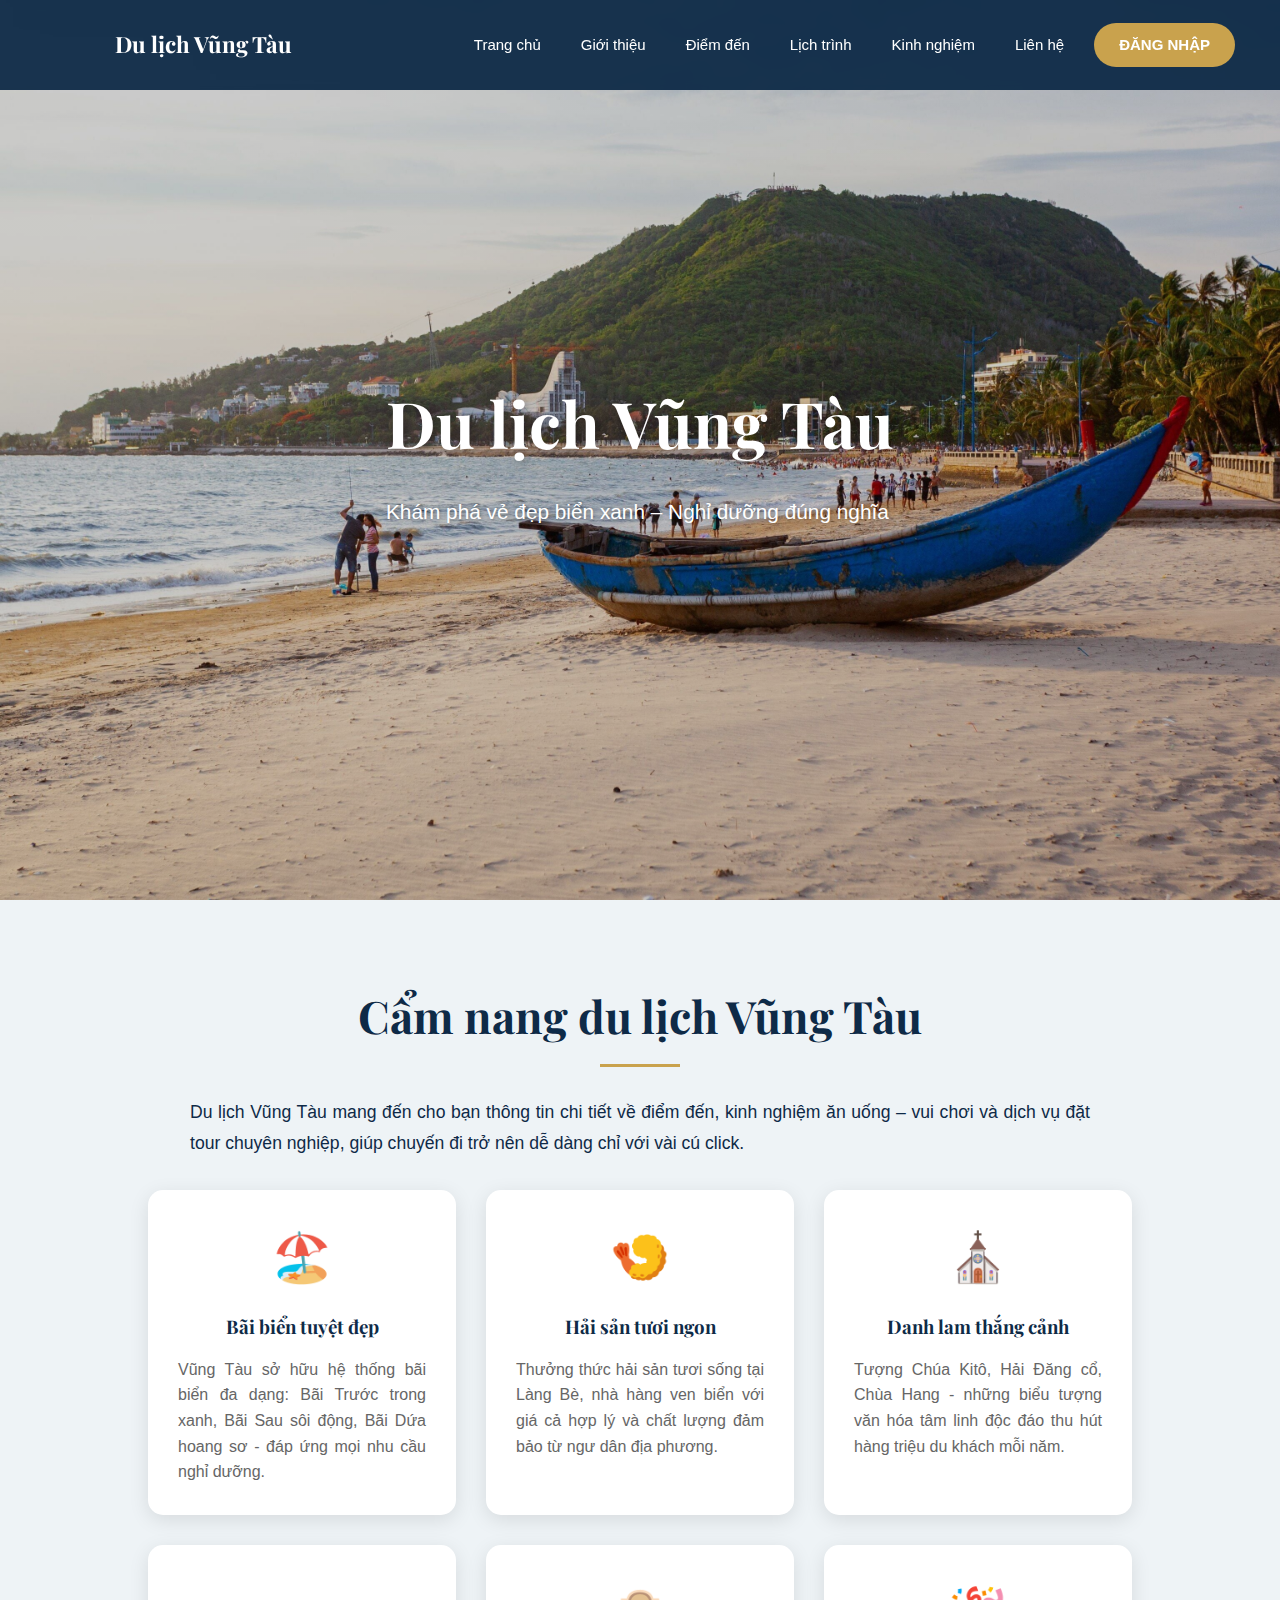
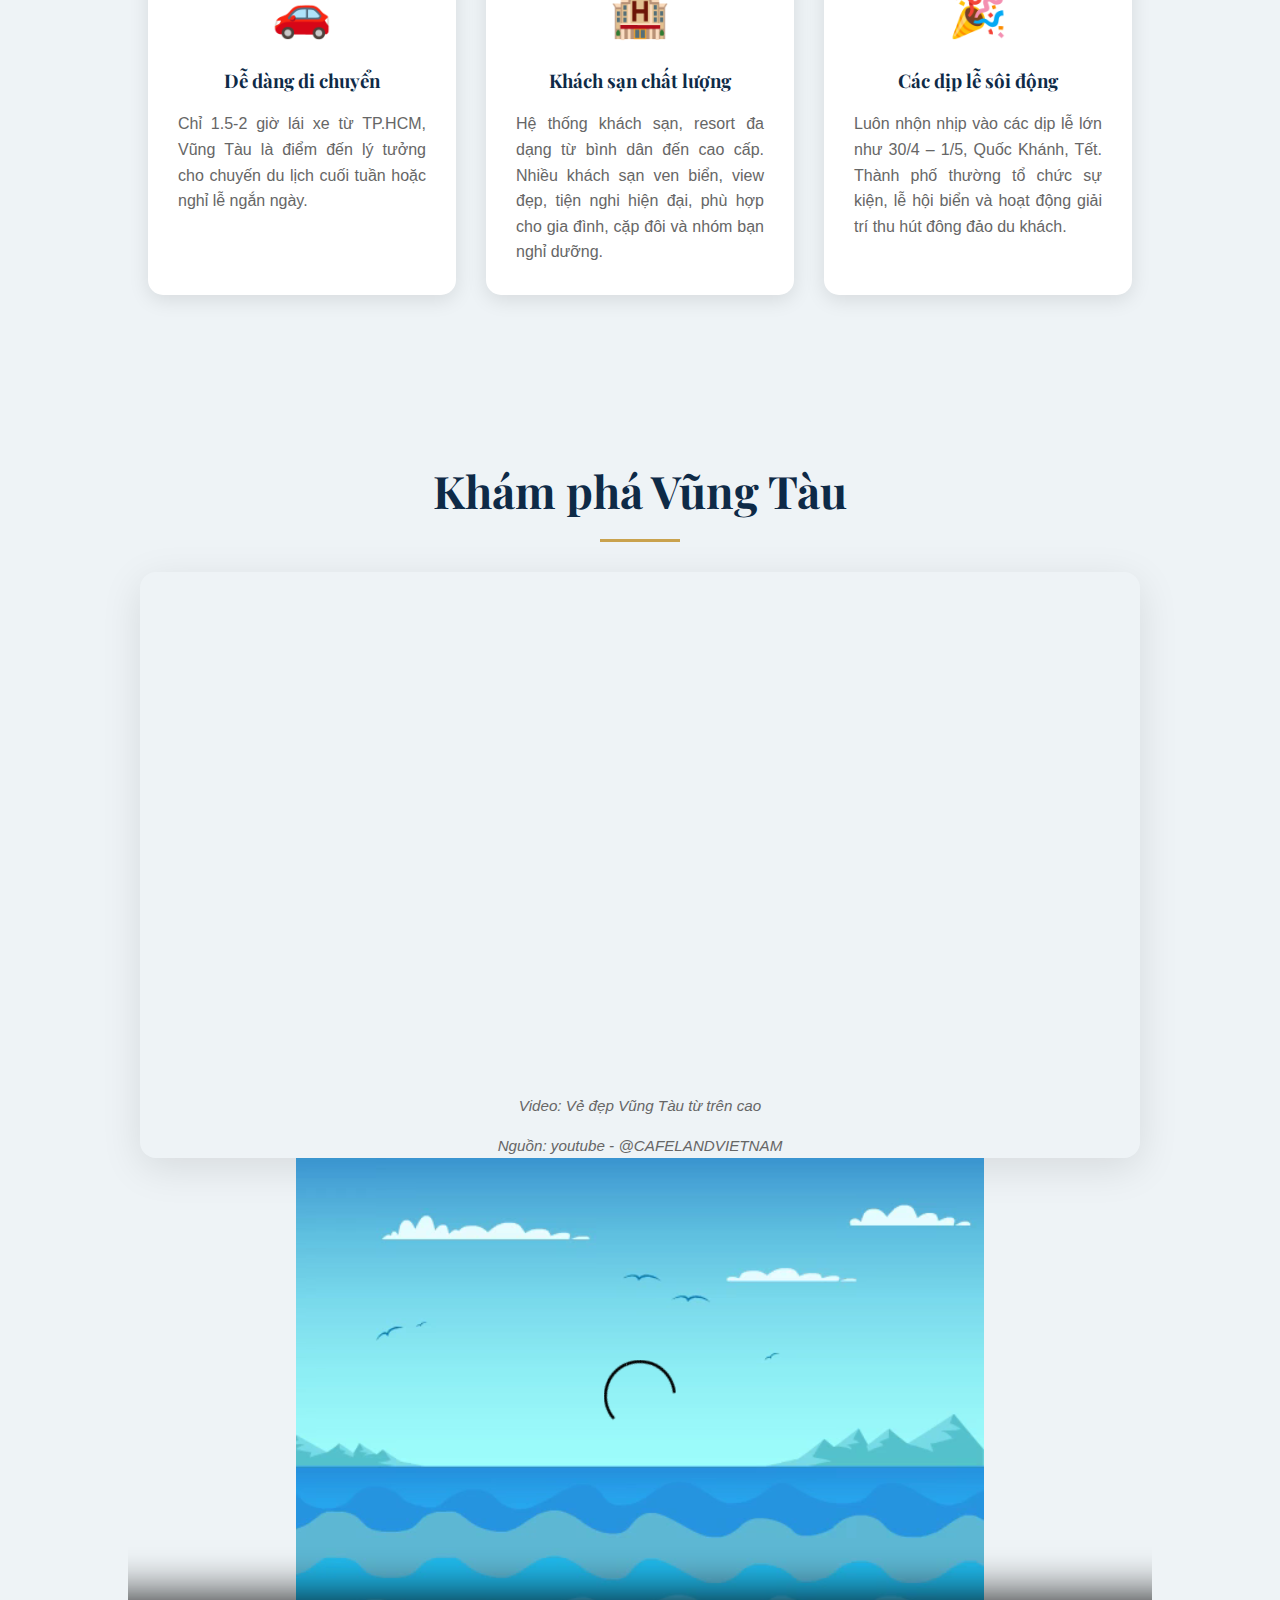
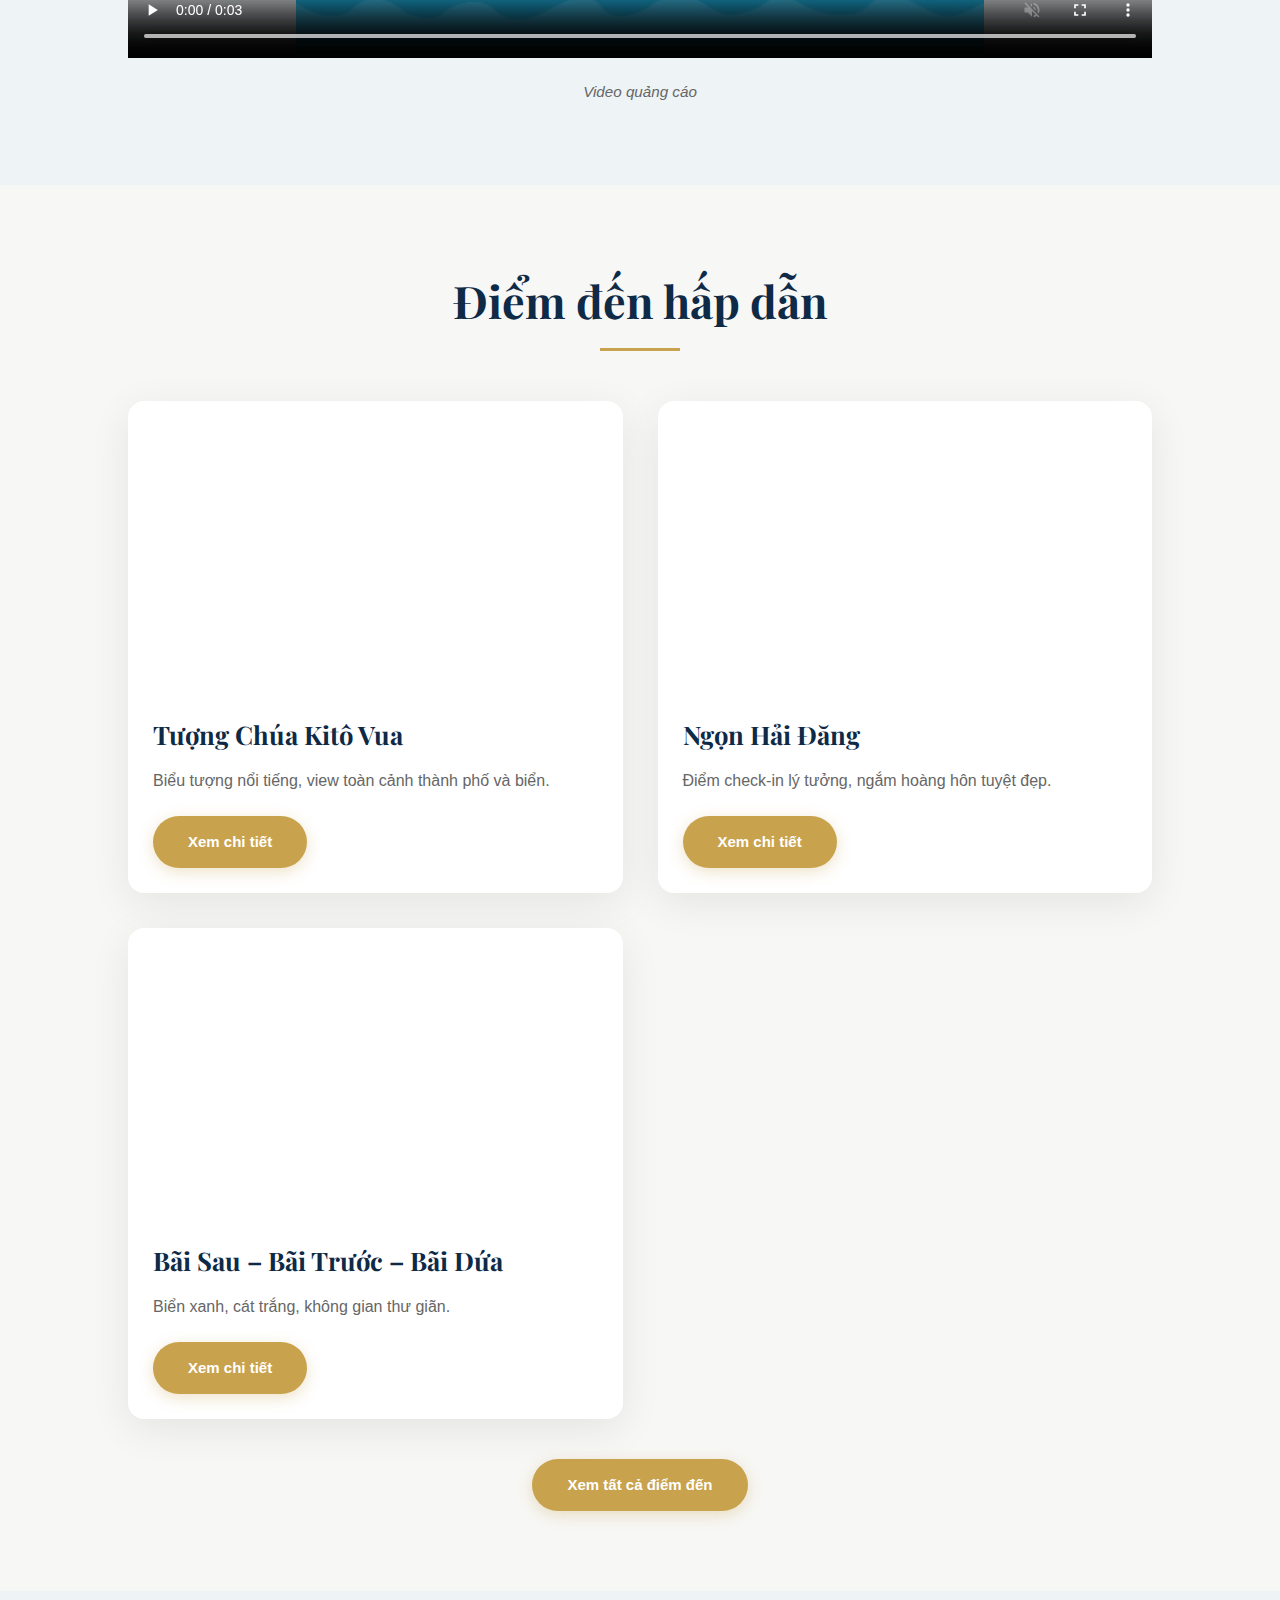
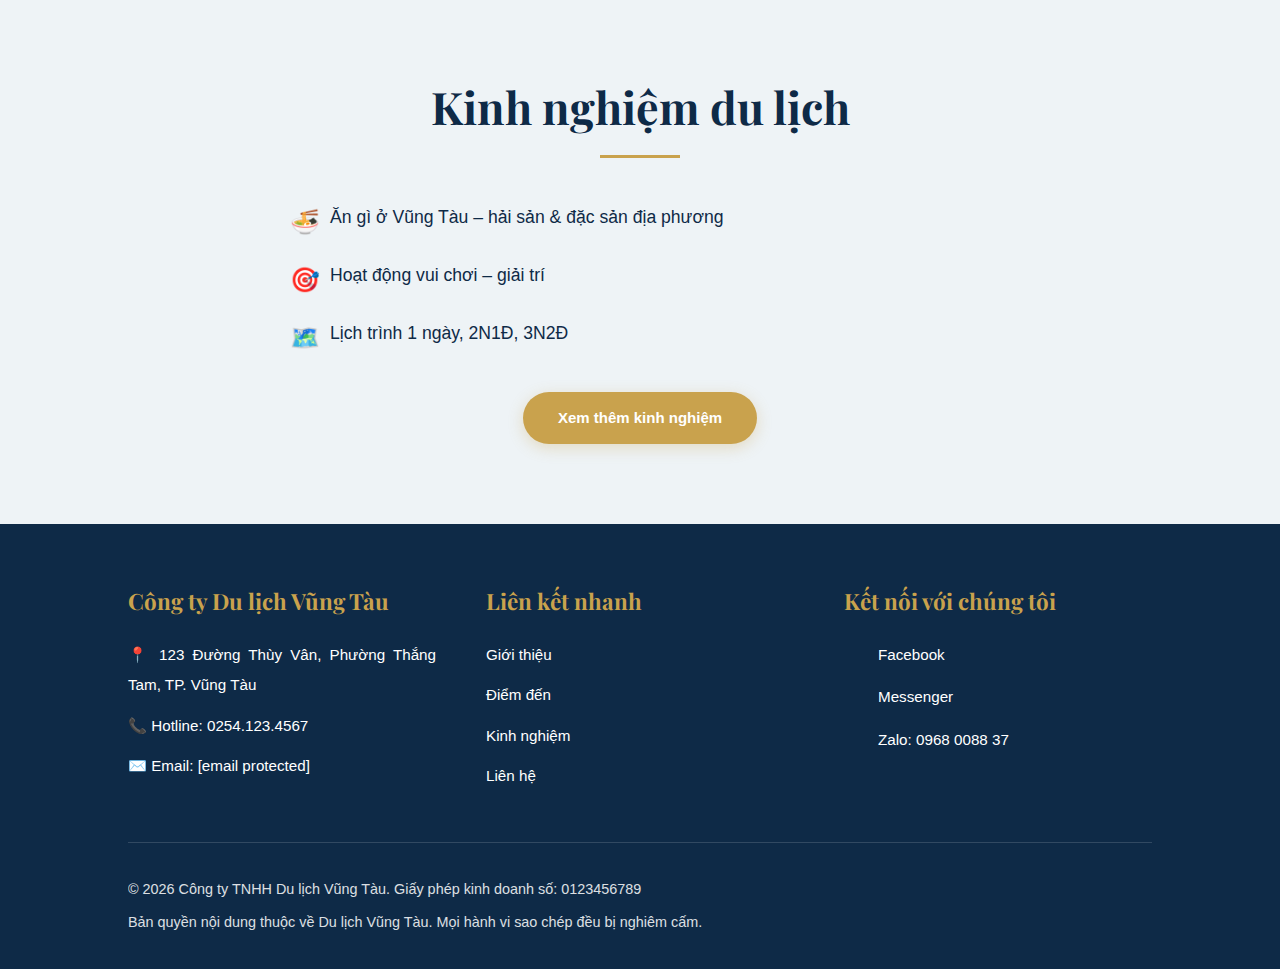
<file: index.html>
<!DOCTYPE html>
<html lang="vi">
<head>
  <meta charset="UTF-8" />
  <meta name="viewport" content="width=device-width, initial-scale=1.0"/>
  <title>Du lịch Vũng Tàu – Khám phá vẻ đẹp biển xanh</title>
  <meta name="description" content="Cẩm nang du lịch Vũng Tàu, điểm đến nổi bật, kinh nghiệm, tour du lịch và nghỉ dưỡng cao cấp."/>
  <link rel="stylesheet" href="style/css_updated.css">
  <link href="https://fonts.googleapis.com/css2?family=Playfair+Display:wght@600;700&display=swap" rel="stylesheet">
</head>
<body>

<header>
  <div class="logo-container">
    <img class="logo-img" src="images/logo.png" alt="Logo Du lịch Vũng Tàu"/>
    <h3>Du lịch Vũng Tàu</h3>
  </div>
  <nav class="menu">
    <a href="index.html">Trang chủ</a>
    <a href="gioithieu.html">Giới thiệu</a>
    <a href="diem_den.html">Điểm đến</a>
    <a href="lich_trinh.html">Lịch trình</a>
    <a href="kinhnghiem.html">Kinh nghiệm</a>
    <a href="lienhe.html">Liên hệ</a>
    <a href="dangnhap.html" class="cta" id="loginBtn">ĐĂNG NHẬP</a>
  </nav>
</header>

<!-- HERO -->
<section id="home" class="hero hero-home">
  <div class="hero-content">
    <h1>Du lịch Vũng Tàu</h1>
    <p>Khám phá vẻ đẹp biển xanh – Nghỉ dưỡng đúng nghĩa</p>
  </div>
</section>

<!-- GIỚI THIỆU -->
<section class="intro">
  <h2>Cẩm nang du lịch Vũng Tàu</h2>
  <p style="max-width: 900px; margin: 0 auto 30px; font-size: 1.1rem; line-height: 1.8;">
    Du lịch Vũng Tàu mang đến cho bạn thông tin chi tiết về điểm đến,
    kinh nghiệm ăn uống – vui chơi và dịch vụ đặt tour chuyên nghiệp,
    giúp chuyến đi trở nên dễ dàng chỉ với vài cú click.
  </p>
  
  <!-- ĐÃ THÊM: Thông tin phong phú hơn -->
  <div style="display: grid; grid-template-columns: repeat(auto-fit, minmax(280px, 1fr)); gap: 30px; max-width: 1200px; margin: 0 auto; padding: 0 20px;">
    
    <div style="background: white; padding: 30px; border-radius: 15px; box-shadow: 0 5px 20px rgba(0,0,0,0.1); text-align: center;">
      <div style="font-size: 3rem; margin-bottom: 15px;">🏖️</div>
      <h3 style="color: var(--navy); margin-bottom: 15px;">Bãi biển tuyệt đẹp</h3>
      <p style="color: #666; line-height: 1.6;">
        Vũng Tàu sở hữu hệ thống bãi biển đa dạng: Bãi Trước trong xanh, 
        Bãi Sau sôi động, Bãi Dứa hoang sơ - đáp ứng mọi nhu cầu nghỉ dưỡng.
      </p>
    </div>
    
    <div style="background: white; padding: 30px; border-radius: 15px; box-shadow: 0 5px 20px rgba(0,0,0,0.1); text-align: center;">
      <div style="font-size: 3rem; margin-bottom: 15px;">🍤</div>
      <h3 style="color: var(--navy); margin-bottom: 15px;">Hải sản tươi ngon</h3>
      <p style="color: #666; line-height: 1.6;">
        Thưởng thức hải sản tươi sống tại Làng Bè, nhà hàng ven biển 
        với giá cả hợp lý và chất lượng đảm bảo từ ngư dân địa phương.
      </p>
    </div>
    
    <div style="background: white; padding: 30px; border-radius: 15px; box-shadow: 0 5px 20px rgba(0,0,0,0.1); text-align: center;">
      <div style="font-size: 3rem; margin-bottom: 15px;">⛪</div>
      <h3 style="color: var(--navy); margin-bottom: 15px;">Danh lam thắng cảnh</h3>
      <p style="color: #666; line-height: 1.6;">
        Tượng Chúa Kitô, Hải Đăng cổ, Chùa Hang - những biểu tượng 
        văn hóa tâm linh độc đáo thu hút hàng triệu du khách mỗi năm.
      </p>
    </div>
    
    <div style="background: white; padding: 30px; border-radius: 15px; box-shadow: 0 5px 20px rgba(0,0,0,0.1); text-align: center;">
      <div style="font-size: 3rem; margin-bottom: 15px;">🚗</div>
      <h3 style="color: var(--navy); margin-bottom: 15px;">Dễ dàng di chuyển</h3>
      <p style="color: #666; line-height: 1.6;">
        Chỉ 1.5-2 giờ lái xe từ TP.HCM, Vũng Tàu là điểm đến lý tưởng 
        cho chuyến du lịch cuối tuần hoặc nghỉ lễ ngắn ngày.
      </p>
    </div>
      
    <div style="background: white; padding: 30px; border-radius: 15px; box-shadow: 0 5px 20px rgba(0,0,0,0.1); text-align: center;">
      <div style="font-size: 3rem; margin-bottom: 15px;">🏨</div>
      <h3 style="color: var(--navy); margin-bottom: 15px;">Khách sạn chất lượng</h3>
      <p style="color: #666; line-height: 1.6;">
        Hệ thống khách sạn, resort đa dạng từ bình dân đến cao cấp. Nhiều khách sạn ven biển, view đẹp, tiện nghi hiện đại, phù hợp cho gia đình, cặp đôi và nhóm bạn nghỉ dưỡng.
      </p>
    </div>
      
    <div style="background: white; padding: 30px; border-radius: 15px; box-shadow: 0 5px 20px rgba(0,0,0,0.1); text-align: center;">
      <div style="font-size: 3rem; margin-bottom: 15px;">🎉</div>
      <h3 style="color: var(--navy); margin-bottom: 15px;">Các dịp lễ sôi động</h3>
      <p style="color: #666; line-height: 1.6;">
        Luôn nhộn nhịp vào các dịp lễ lớn như 30/4 – 1/5, Quốc Khánh, Tết. Thành phố thường tổ chức sự kiện, lễ hội biển và hoạt động giải trí thu hút đông đảo du khách.
      </p>
    </div>
    
  </div>
</section>

<!-- VIDEO GIỚI THIỆU - ĐÃ SỬA -->
<section class="video-section">
  <h2>Khám phá Vũng Tàu</h2>
  <div class="video-container">
    <iframe 
      width="100%" 
      height="500" 
      src="https://www.youtube.com/embed/oB7EJy28eLI" 
      title="Vẻ đẹp Vũng Tàu từ trên cao" 
      frameborder="0" 
      allow="accelerometer; autoplay; clipboard-write; encrypted-media; gyroscope; picture-in-picture" 
      allowfullscreen>
    </iframe>
    <p class="video-caption">Video: Vẻ đẹp Vũng Tàu từ trên cao</p>
    <p class="video-caption">Nguồn: youtube - @CAFELANDVIETNAM</p>
  </div>
<video width="100%" height="500" controls autoplay muted>
  <source src="images/thuyen.mp4" type="video/mp4">
</video>
    <p class="video-caption">Video quảng cáo</p>
</section>
    
<!-- ĐIỂM ĐẾN - ĐÃ SỬA LINKS -->
<section id="destinations" class="grid">
  <h2>Điểm đến hấp dẫn</h2>
  <div class="cards">
    <div class="card">
      <img src="images/tuong-chua-kito.jpg" alt="Tượng Chúa Kitô Vua"/>
      <div class="card-content">
        <h3>Tượng Chúa Kitô Vua</h3>
        <p>Biểu tượng nổi tiếng, view toàn cảnh thành phố và biển.</p>
        <!-- ĐÃ SỬA: Link đến chitietdiemden.html#tuong-chua -->
        <a href="chitietdiemden.html?place=tuong-chua" class="btn-gold">Xem chi tiết</a>
      </div>
    </div>
    <div class="card">
      <img src="images/hai-dang.jpg" alt="Ngọn Hải Đăng"/>
      <div class="card-content">
        <h3>Ngọn Hải Đăng</h3>
        <p>Điểm check-in lý tưởng, ngắm hoàng hôn tuyệt đẹp.</p>
        <!-- ĐÃ SỬA: Link đến chitietdiemden.html#hai-dang -->
        <a href="chitietdiemden.html?place=hai-dang" class="btn-gold">Xem chi tiết</a>
      </div>
    </div>
    <div class="card">
      <img src="images/bai-sau.jpg" alt="Bãi Sau"/>
      <div class="card-content">
        <h3>Bãi Sau – Bãi Trước – Bãi Dứa</h3>
        <p>Biển xanh, cát trắng, không gian thư giãn.</p>
        <!-- ĐÃ SỬA: Link đến chitietdiemden.html#bai-sau -->
        <a href="chitietdiemden.html?place=bai-sau" class="btn-gold">Xem chi tiết</a>
      </div>
    </div>
  </div>
  <div style="text-align: center; margin-top: 40px;">
    <a href="diem_den.html" class="btn-gold">Xem tất cả điểm đến</a>
  </div>
</section>

<!-- KINH NGHIỆM -->
<section id="experience" class="light">
  <h2>Kinh nghiệm du lịch</h2>
  <ul style="max-width: 700px; margin: 30px auto; text-align: left; list-style: none; padding: 0;">
    <li style="padding: 15px 0 15px 40px; position: relative; font-size: 1.1rem;">
      <span style="position: absolute; left: 0; color: var(--gold); font-size: 1.5rem;">🍜</span>
      Ăn gì ở Vũng Tàu – hải sản & đặc sản địa phương
    </li>
    <li style="padding: 15px 0 15px 40px; position: relative; font-size: 1.1rem;">
      <span style="position: absolute; left: 0; color: var(--gold); font-size: 1.5rem;">🎯</span>
      Hoạt động vui chơi – giải trí
    </li>
    <li style="padding: 15px 0 15px 40px; position: relative; font-size: 1.1rem;">
      <span style="position: absolute; left: 0; color: var(--gold); font-size: 1.5rem;">🗺️</span>
      Lịch trình 1 ngày, 2N1Đ, 3N2Đ
    </li>
  </ul>
  <div style="text-align: center; margin-top: 30px;">
    <a href="kinhnghiem.html" class="btn-gold">Xem thêm kinh nghiệm</a>
  </div>
</section>

<!-- FOOTER -->
<footer>
  <div class="footer-content">
    <div class="footer-section">
      <h3>Công ty Du lịch Vũng Tàu</h3>
      <p>📍 123 Đường Thùy Vân, Phường Thắng Tam, TP. Vũng Tàu</p>
      <p>📞 Hotline: <a href="tel:02541234567">0254.123.4567</a></p>
      <p>✉️ Email: <a href="/cdn-cgi/l/email-protection#cca5a2aaa38ca8b9a0a5afa4bab9a2abb8adb9e2baa2"><span class="__cf_email__" data-cfemail="4821262e27082c3d24212b203e3d262f3c293d663e26">[email&#160;protected]</span></a></p>
    </div>
    
    <div class="footer-section">
      <h3>Liên kết nhanh</h3>
      <p><a href="gioithieu.html">Giới thiệu</a></p>
      <p><a href="diem_den.html">Điểm đến</a></p>
      <p><a href="kinhnghiem.html">Kinh nghiệm</a></p>
      <p><a href="lienhe.html">Liên hệ</a></p>
    </div>
    
    <div class="footer-section">
      <h3>Kết nối với chúng tôi</h3>
      <div class="social-links" style="display: flex; flex-direction: column; gap: 12px;">
        <p style="margin: 0; display: flex; align-items: center; gap: 10px;">
          <a href="https://www.facebook.com/groups/vungtau/" style="display: flex; align-items: center;">
            <img src="images/facebook-icon.png" alt="Facebook" style="width: 24px; height: 24px;">
          </a>
          <span>Facebook</span>
        </p>
        <p style="margin: 0; display: flex; align-items: center; gap: 10px;">
          <a href="https://www.messenger.com/t/110119428061395" style="display: flex; align-items: center;">
            <img src="images/messenger-icon.png" alt="Messenger" style="width: 24px; height: 24px;">
          </a>
          <span>Messenger</span>
        </p>
        <p style="margin: 0; display: flex; align-items: center; gap: 10px;">
          <a href="#" style="display: flex; align-items: center;">
            <img src="images/zalo-icon.png" alt="Zalo" style="width: 24px; height: 24px;">
          </a>
          <span>Zalo: 0968 0088 37</span>
        </p>
      </div>
    </div>
  </div>
  </div>
  
  <div class="footer-bottom">
    <p>© 2026 Công ty TNHH Du lịch Vũng Tàu. Giấy phép kinh doanh số: 0123456789</p>
      <p>Bản quyền nội dung thuộc về Du lịch Vũng Tàu. Mọi hành vi sao chép đều bị nghiêm cấm.</p>
  </div>
</footer>

<script src="scripts/taitrang.js"></script>
</file>
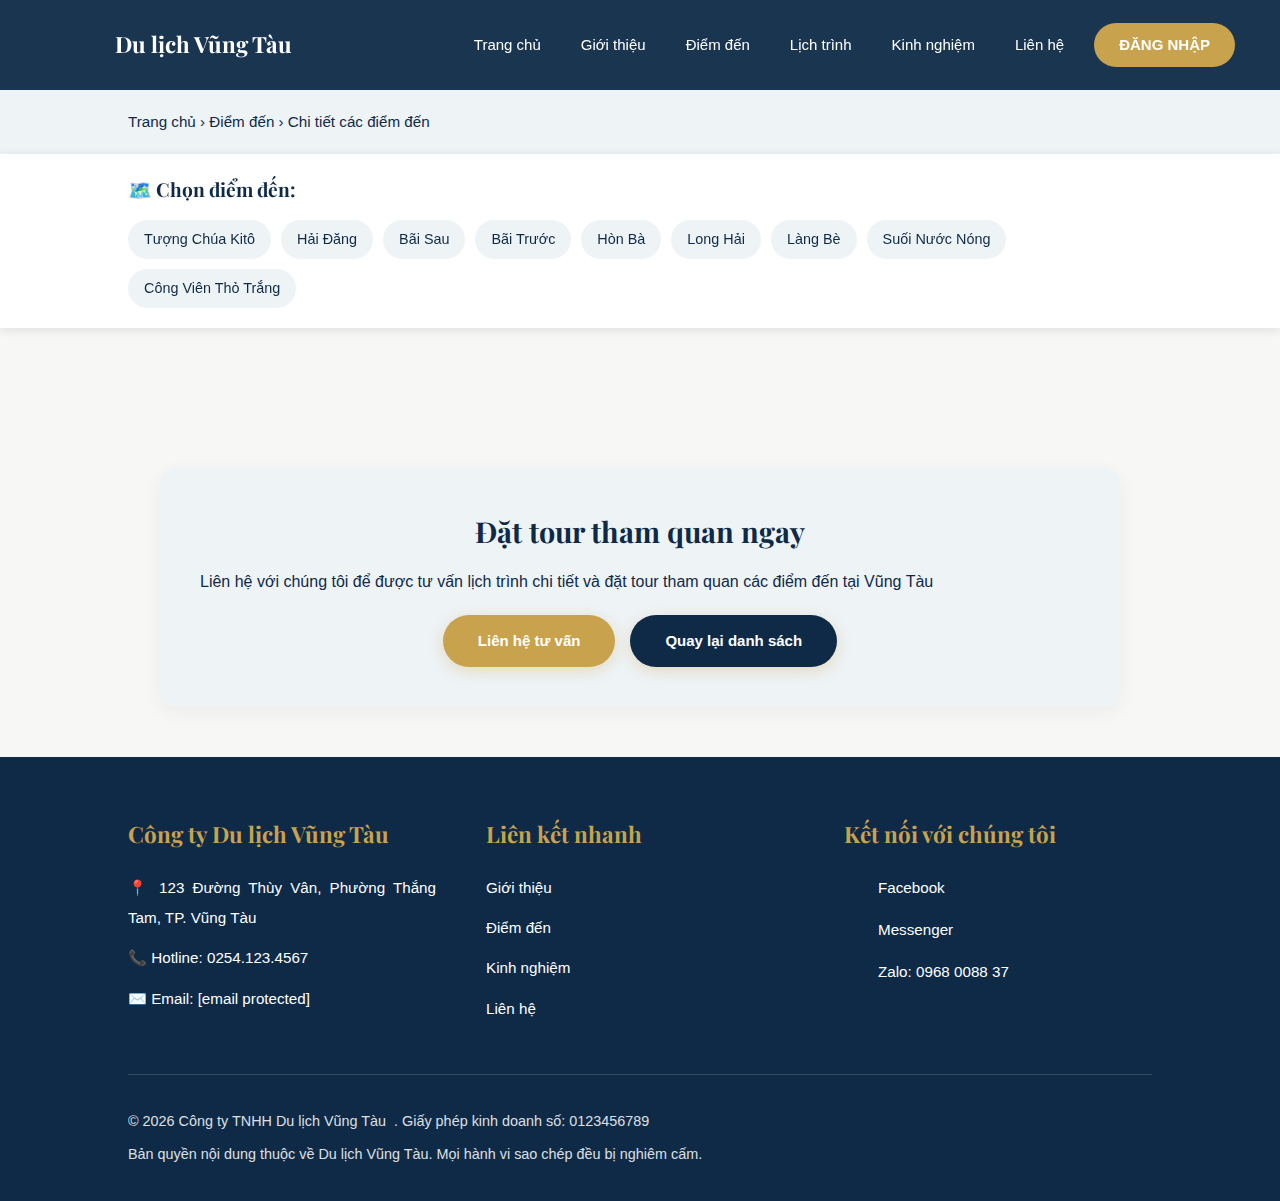
<file: chitietdiemden.html>
<!DOCTYPE html>
<html lang="vi">
<head>
  <meta charset="UTF-8">
  <title>Chi tiết điểm đến | Du lịch Vũng Tàu</title>
  <meta name="viewport" content="width=device-width, initial-scale=1.0"/>
  <!-- ĐÃ SỬA: Sử dụng CSS mới với font SVN-Gilroy -->
  <link rel="stylesheet" href="style/css_updated.css">
  <link href="https://fonts.googleapis.com/css2?family=Playfair+Display:wght@600;700&display=swap" rel="stylesheet">
  <style>
    /* ĐÃ THÊM: Styles cho navigation điểm đến */
    .destination-nav {
      position: sticky;
      top: 90px;
      background: white;
      padding: 20px 10%;
      box-shadow: 0 2px 10px rgba(0,0,0,0.1);
      z-index: 50;
      margin-bottom: 30px;
    }
    
    .destination-nav h3 {
      color: var(--navy);
      margin-bottom: 15px;
      font-size: 1.2rem;
    }
    
    .nav-links {
      display: flex;
      flex-wrap: wrap;
      gap: 10px;
    }
    
    .nav-links a {
      padding: 8px 16px;
      background: var(--light-gray);
      color: var(--navy);
      text-decoration: none;
      border-radius: 20px;
      font-size: 0.9rem;
      transition: all 0.3s ease;
    }
    
    .nav-links a:hover,
    .nav-links a.active {
      background: var(--gold);
      color: white;
    }
    
    .destination-section {
      scroll-margin-top: 180px;
      padding: 40px 0;
      border-bottom: 2px solid var(--light-gray);
    }
    
    .destination-section:last-child {
      border-bottom: none;
    }
    .destination-section {
      display: none;
}

  </style>
</head>
<body>

<!-- ĐÃ SỬA: Header sát trên cùng -->
<header>
  <div class="logo-container">
    <!-- GHI CHÚ: Logo tại images/logo.png -->
    <img class="logo-img" src="images/logo.png" alt="Logo Du lịch Vũng Tàu"/>
    <h3>Du lịch Vũng Tàu</h3>
  </div>
  <nav class="menu">
    <a href="index.html">Trang chủ</a>
    <a href="gioithieu.html">Giới thiệu</a>
    <a href="diem_den.html">Điểm đến</a>
    <a href="lich_trinh.html">Lịch trình</a>
    <a href="kinhnghiem.html">Kinh nghiệm</a>
    <a href="lienhe.html">Liên hệ</a>
    <a href="dangnhap.html" class="cta">ĐĂNG NHẬP</a>
  </nav>
</header>

<main class="detail-page">
  <section class="breadcrumb">
    <p><a href="index.html">Trang chủ</a> › <a href="diem_den.html">Điểm đến</a> › Chi tiết các điểm đến</p>
  </section>

  <!-- ĐÃ THÊM: Navigation nhanh cho các điểm đến -->
  <div class="destination-nav">
    <h3>🗺️ Chọn điểm đến:</h3>
    <div class="nav-links">
      <a href="chitietdiemden.html?place=tuong-chua">Tượng Chúa Kitô</a>
      <a href="chitietdiemden.html?place=hai-dang">Hải Đăng</a>
      <a href="chitietdiemden.html?place=bai-sau">Bãi Sau</a>
      <a href="chitietdiemden.html?place=bai-truoc">Bãi Trước</a>
	  <a href="chitietdiemden.html?place=hon-ba">Hòn Bà</a>
	  <a href="chitietdiemden.html?place=long-hai">Long Hải</a>
	  <a href="chitietdiemden.html?place=lang-be">Làng Bè</a>
      <a href="chitietdiemden.html?place=suoi-nuoc-nong">Suối Nước Nóng</a>
	  <a href="chitietdiemden.html?place=cong-vien-tho">Công Viên Thỏ Trắng</a>
    </div>
  </div>

  <section class="detail-content">
    
    <!-- ========== 1. TƯỢNG CHÚA KITÔ VUA ========== -->
    <div id="tuong-chua" class="destination-section">
      <h1>1. Tượng Chúa Kitô Vua</h1>
      
      <div class="detail-image">
        <!-- GHI CHÚ: images/tuong-chua-kito.jpg -->
        <img src="images/tuong-chua-kito.jpg" alt="Tượng Chúa Kitô Vua Vũng Tàu"/>
        <p class="image-caption">Tượng Chúa Kitô Vua nhìn từ xa</p>
      </div>

      <h2>Giới thiệu chung</h2>
      <p style="font-size: 1.1rem; line-height: 1.9;">
        Tượng Chúa Kitô Vua là một trong những biểu tượng nổi tiếng nhất của thành phố Vũng Tàu. 
        Tọa lạc trên đỉnh núi Nhỏ cao 170m so với mực nước biển, tượng có chiều cao 32m với hai cánh tay 
        dang rộng 18,4m, được xây dựng từ năm 1974.
      </p>

      <h2>Điểm đặc biệt</h2>
      <ul>
        <li><strong>Kiến trúc độc đáo:</strong> Tượng cao 32m, đứng thứ 2 thế giới về tượng Chúa Kitô cao nhất</li>
        <li><strong>View 360 độ:</strong> Ngắm toàn cảnh thành phố và biển cả bao la</li>
        <li><strong>Hành trình leo núi:</strong> 847 bậc thang dẫn lên đỉnh</li>
        <li><strong>Hoàng hôn tuyệt đẹp:</strong> Thời điểm đẹp nhất để chụp ảnh</li>
      </ul>

      <h2>Thông tin tham quan</h2>
      <div style="background: var(--light-gray); padding: 25px; border-radius: 12px; margin: 30px 0;">
        <p style="margin: 10px 0;"><strong>📍 Địa chỉ:</strong> Núi Nhỏ, Phường 8, TP. Vũng Tàu</p>
        <p style="margin: 10px 0;"><strong>🕐 Giờ mở cửa:</strong> 7:00 - 17:00 hàng ngày</p>
        <p style="margin: 10px 0;"><strong>💰 Giá vé:</strong> Miễn phí</p>
        <p style="margin: 10px 0;"><strong>⏱️ Thời gian tham quan:</strong> 1.5 - 2.5 giờ</p>
      </div>
    </div>

    <!-- ========== 2. NGỌN HẢI ĐĂNG ========== -->
    <div id="hai-dang" class="destination-section">
      <h1>2. Ngọn Hải Đăng</h1>
      
      <div class="detail-image">
        <!-- GHI CHÚ: images/hai-dang.jpg -->
        <img src="images/hai-dang.jpg" alt="Ngọn Hải Đăng Vũng Tàu"/>
        <p class="image-caption">Ngọn Hải Đăng cổ kính trên núi Nhỏ</p>
      </div>

      <h2>Giới thiệu chung</h2>
      <p style="font-size: 1.1rem; line-height: 1.9;">
        Ngọn Hải Đăng Vũng Tàu được xây dựng từ năm 1910, là một trong những hải đăng cổ nhất Đông Nam Á. 
        Tọa lạc trên đỉnh núi Nhỏ, cao 18m, hải đăng vẫn đang hoạt động và là địa điểm du lịch hấp dẫn.
      </p>

      <h2>Điểm đặc biệt</h2>
      <ul>
        <li><strong>Lịch sử lâu đời:</strong> Được xây dựng từ thời Pháp thuộc (1910)</li>
        <li><strong>Kiến trúc cổ điển:</strong> Phong cách kiến trúc Pháp độc đáo</li>
        <li><strong>View hoàng hôn:</strong> Điểm ngắm hoàng hôn đẹp nhất Vũng Tàu</li>
        <li><strong>Check-in lý tưởng:</strong> Background cực đẹp cho ảnh du lịch</li>
      </ul>

      <h2>Thông tin tham quan</h2>
      <div style="background: var(--light-gray); padding: 25px; border-radius: 12px; margin: 30px 0;">
        <p style="margin: 10px 0;"><strong>📍 Địa chỉ:</strong> Núi Nhỏ, Phường 2, TP. Vũng Tàu</p>
        <p style="margin: 10px 0;"><strong>🕐 Giờ mở cửa:</strong> 7:00 - 18:00 hàng ngày</p>
        <p style="margin: 10px 0;"><strong>💰 Giá vé:</strong> 10.000đ/người</p>
        <p style="margin: 10px 0;"><strong>⏱️ Thời gian tham quan:</strong> 1 - 1.5 giờ</p>
      </div>
    </div>

    <!-- ========== 3. BÃI SAU (THÙY VÂN) ========== -->
    <div id="bai-sau" class="destination-section">
      <h1>3. Bãi Sau (Thùy Vân)</h1>
      
      <div class="detail-image">
        <!-- GHI CHÚ: images/bai-sau.jpg -->
        <img src="images/bai-sau.jpg" alt="Bãi Sau Vũng Tàu"/>
        <p class="image-caption">Bãi Sau - Bãi biển dài và phẳng lặng</p>
      </div>

      <h2>Giới thiệu chung</h2>
      <p style="font-size: 1.1rem; line-height: 1.9;">
        Bãi Sau hay còn gọi là bãi Thùy Vân, là bãi biển dài nhất Vũng Tàu với chiều dài khoảng 10km. 
        Bờ biển phẳng lặng, cát trắng mịn, là nơi lý tưởng để tắm biển và nghỉ dưỡng.
      </p>

      <h2>Điểm đặc biệt</h2>
      <ul>
        <li><strong>Bãi biển dài nhất:</strong> Kéo dài 10km dọc ven biển</li>
        <li><strong>Sóng êm ái:</strong> Thích hợp cho gia đình có trẻ nhỏ</li>
        <li><strong>Nhiều resort:</strong> Hệ thống khách sạn, resort cao cấp</li>
        <li><strong>Hoạt động thể thao:</strong> Lướt ván, môtô nước, dù bay</li>
      </ul>

      <h2>Thông tin tham quan</h2>
      <div style="background: var(--light-gray); padding: 25px; border-radius: 12px; margin: 30px 0;">
        <p style="margin: 10px 0;"><strong>📍 Địa chỉ:</strong> Đường Thùy Vân, TP. Vũng Tàu</p>
        <p style="margin: 10px 0;"><strong>🕐 Giờ mở cửa:</strong> Cả ngày</p>
        <p style="margin: 10px 0;"><strong>💰 Giá vé:</strong> Miễn phí</p>
        <p style="margin: 10px 0;"><strong>⏱️ Thời gian tham quan:</strong> 2 - 4 giờ</p>
      </div>
    </div>

    <!-- ========== 4. BÃI TRƯỚC (MULBERRY BEACH) ========== -->
    <div id="bai-truoc" class="destination-section">
      <h1>4. Bãi Trước (Mulberry Beach)</h1>
      
      <div class="detail-image">
        <!-- GHI CHÚ: images/bai-truoc.jpg -->
        <img src="images/bai-truoc.jpg" alt="Bãi Trước Vũng Tàu"/>
        <p class="image-caption">Bãi Trước - Bãi biển đẹp nhất Vũng Tàu</p>
      </div>

      <h2>Giới thiệu chung</h2>
      <p style="font-size: 1.1rem; line-height: 1.9;">
        Bãi Trước được mệnh danh là bãi biển đẹp nhất Vũng Tàu với nước biển trong xanh, 
        cát trắng mịn và hàng cây xanh mát ven bờ. Đây là nơi lý tưởng để tắm biển và thư giãn.
      </p>

      <h2>Điểm đặc biệt</h2>
      <ul>
        <li><strong>Nước trong xanh:</strong> Chất lượng nước tốt nhất Vũng Tàu</li>
        <li><strong>Cát trắng mịn:</strong> Mềm mại, sạch sẽ</li>
        <li><strong>Cây xanh mát:</strong> Hàng cây dầu bóng mát ven biển</li>
        <li><strong>Nhiều dịch vụ:</strong> Nhà hàng, quán café view biển</li>
      </ul>

      <h2>Thông tin tham quan</h2>
      <div style="background: var(--light-gray); padding: 25px; border-radius: 12px; margin: 30px 0;">
        <p style="margin: 10px 0;"><strong>📍 Địa chỉ:</strong> Đường Quang Trung, TP. Vũng Tàu</p>
        <p style="margin: 10px 0;"><strong>🕐 Giờ mở cửa:</strong> Cả ngày</p>
        <p style="margin: 10px 0;"><strong>💰 Giá vé:</strong> Miễn phí</p>
        <p style="margin: 10px 0;"><strong>⏱️ Thời gian tham quan:</strong> 2 - 3 giờ</p>
      </div>
    </div>

    <!-- ========== 5. HÒN BÀ (BÃI DỨA) ========== -->
    <div id="hon-ba" class="destination-section">
      <h1>5. Hòn Bà (Bãi Dứa)</h1>
      
      <div class="detail-image">
        <!-- GHI CHÚ: images/hon-ba.jpg -->
        <img src="images/hon-ba.jpg" alt="Hòn Bà Vũng Tàu"/>
        <p class="image-caption">Hòn Bà - Bãi biển hoang sơ, yên bình</p>
      </div>

      <h2>Giới thiệu chung</h2>
      <p style="font-size: 1.1rem; line-height: 1.9;">
        Hòn Bà hay Bãi Dứa là điểm đến hoang sơ, yên tĩnh dành cho những ai muốn tìm kiếm 
        không gian riêng tư xa rời sự ồn ào của thành phố. Bãi biển còn rất nguyên sơ.
      </p>

      <h2>Điểm đặc biệt</h2>
      <ul>
        <li><strong>Hoang sơ tự nhiên:</strong> Ít bị khai thác du lịch</li>
        <li><strong>Yên tĩnh:</strong> Ít du khách, không gian riêng tư</li>
        <li><strong>Nước trong xanh:</strong> Chất lượng nước tuyệt vời</li>
        <li><strong>Đá tảng độc đáo:</strong> Phong cảnh thiên nhiên đẹp</li>
      </ul>

      <h2>Thông tin tham quan</h2>
      <div style="background: var(--light-gray); padding: 25px; border-radius: 12px; margin: 30px 0;">
        <p style="margin: 10px 0;"><strong>📍 Địa chỉ:</strong> Phường Nguyễn An Ninh, TP. Vũng Tàu</p>
        <p style="margin: 10px 0;"><strong>🕐 Giờ mở cửa:</strong> Cả ngày</p>
        <p style="margin: 10px 0;"><strong>💰 Giá vé:</strong> Miễn phí</p>
        <p style="margin: 10px 0;"><strong>⏱️ Thời gian tham quan:</strong> 2 - 3 giờ</p>
      </div>
    </div>

    <!-- ========== 6. BIỂN LONG HẢI ========== -->
    <div id="long-hai" class="destination-section">
      <h1>6. Biển Long Hải</h1>
      
      <div class="detail-image">
        <!-- GHI CHÚ: images/long-hai.jpg -->
        <img src="images/long-hai.jpg" alt="Biển Long Hải"/>
        <p class="image-caption">Biển Long Hải - Bãi biển hoang sơ, ít người</p>
      </div>

      <h2>Giới thiệu chung</h2>
      <p style="font-size: 1.1rem; line-height: 1.9;">
        Biển Long Hải thuộc huyện Long Điền, cách trung tâm Vũng Tàu khoảng 20km. 
        Đây là bãi biển hoang sơ với nước trong xanh, ít du khách, lý tưởng cho nghỉ dưỡng.
      </p>

      <h2>Điểm đặc biệt</h2>
      <ul>
        <li><strong>Hoang sơ:</strong> Chưa bị khai thác du lịch quá mức</li>
        <li><strong>Nước trong:</strong> Rất sạch và trong xanh</li>
        <li><strong>Ít người:</strong> Yên tĩnh, thích hợp nghỉ dưỡng</li>
        <li><strong>Giá rẻ:</strong> Chi phí ăn uống, lưu trú hợp lý</li>
      </ul>

      <h2>Thông tin tham quan</h2>
      <div style="background: var(--light-gray); padding: 25px; border-radius: 12px; margin: 30px 0;">
        <p style="margin: 10px 0;"><strong>📍 Địa chỉ:</strong> Huyện Long Điền, Bà Rịa - Vũng Tàu</p>
        <p style="margin: 10px 0;"><strong>🕐 Giờ mở cửa:</strong> Cả ngày</p>
        <p style="margin: 10px 0;"><strong>💰 Giá vé:</strong> Miễn phí</p>
        <p style="margin: 10px 0;"><strong>⏱️ Thời gian tham quan:</strong> Nửa ngày - 1 ngày</p>
      </div>
    </div>

    <!-- ========== 7. LÀNG BÈ LONG SƠN ========== -->
    <div id="lang-be" class="destination-section">
      <h1>7. Làng Bè Long Sơn</h1>
      
      <div class="detail-image">
        <!-- GHI CHÚ: images/lang-be.jpg -->
        <img src="images/lang-be.jpg" alt="Làng Bè Long Sơn"/>
        <p class="image-caption">Làng Bè - Vựa hải sản tươi sống</p>
      </div>

      <h2>Giới thiệu chung</h2>
      <p style="font-size: 1.1rem; line-height: 1.9;">
        Làng Bè Long Sơn là vựa hải sản tươi sống nổi tiếng của Vũng Tàu. 
        Du khách có thể trải nghiệm đời sống ngư dân chân thật và thưởng thức hải sản tươi ngon.
      </p>

      <h2>Điểm đặc biệt</h2>
      <ul>
        <li><strong>Hải sản tươi sống:</strong> Đa dạng, giá rẻ</li>
        <li><strong>Trải nghiệm văn hóa:</strong> Đời sống ngư dân chân thật</li>
        <li><strong>Chụp ảnh đẹp:</strong> Bè cá, thuyền đánh cá</li>
        <li><strong>Mua hải sản:</strong> Mang về làm quà</li>
      </ul>

      <h2>Thông tin tham quan</h2>
      <div style="background: var(--light-gray); padding: 25px; border-radius: 12px; margin: 30px 0;">
        <p style="margin: 10px 0;"><strong>📍 Địa chỉ:</strong> Phường Long Sơn, TP. Vũng Tàu</p>
        <p style="margin: 10px 0;"><strong>🕐 Giờ mở cửa:</strong> Sáng sớm 5:00 - 10:00 (tốt nhất)</p>
        <p style="margin: 10px 0;"><strong>💰 Giá vé:</strong> Miễn phí (chỉ trả tiền hải sản)</p>
        <p style="margin: 10px 0;"><strong>⏱️ Thời gian tham quan:</strong> 1 - 2 giờ</p>
      </div>
    </div>

    <!-- ========== 8. SUỐI NƯỚC NÓNG MINERA BÌNH CHÂU ========== -->
    <div id="suoi-nuoc-nong" class="destination-section">
      <h1>8. Suối Nước Nóng Minera Bình Châu</h1>
      
      <div class="detail-image">
        <!-- GHI CHÚ: images/suoi-nuoc-nong.jpg -->
        <img src="images/suoi-nuoc-nong.jpg" alt="Suối Nước Nóng Bình Châu"/>
        <p class="image-caption">Suối nước nóng - Thư giãn trong không gian xanh mát</p>
      </div>

      <h2>Giới thiệu chung</h2>
      <p style="font-size: 1.1rem; line-height: 1.9;">
        Suối Nước Nóng Minera Bình Châu nằm trong khu du lịch sinh thái, cách Vũng Tàu khoảng 60km. 
        Nơi đây có suối nước nóng tự nhiên 82°C, khoáng chất tốt cho sức khỏe.
      </p>

      <h2>Điểm đặc biệt</h2>
      <ul>
        <li><strong>Nước khoáng nóng:</strong> Nhiệt độ 82°C, giàu khoáng chất</li>
        <li><strong>Tắm bùn khoáng:</strong> Dịch vụ spa tự nhiên</li>
        <li><strong>Rừng nhiệt đới:</strong> Không gian xanh mát</li>
        <li><strong>Resort nghỉ dưỡng:</strong> Tiện nghi đầy đủ</li>
      </ul>

      <h2>Thông tin tham quan</h2>
      <div style="background: var(--light-gray); padding: 25px; border-radius: 12px; margin: 30px 0;">
        <p style="margin: 10px 0;"><strong>📍 Địa chỉ:</strong> Xã Bình Châu, huyện Xuyên Mộc, BR-VT</p>
        <p style="margin: 10px 0;"><strong>🕐 Giờ mở cửa:</strong> 7:00 - 17:00 hàng ngày</p>
        <p style="margin: 10px 0;"><strong>💰 Giá vé:</strong> 120.000đ - 200.000đ/người</p>
        <p style="margin: 10px 0;"><strong>⏱️ Thời gian tham quan:</strong> Nửa ngày - 1 ngày</p>
      </div>
    </div>

    <!-- ========== 9. CÔNG VIÊN THỎ TRẮNG ========== -->
    <div id="cong-vien-tho" class="destination-section">
      <h1>9. Công Viên Thỏ Trắng</h1>
      
      <div class="detail-image">
        <!-- GHI CHÚ: images/cong-vien-tho.jpg -->
        <img src="images/cong-vien-tho.jpg" alt="Công Viên Thỏ Trắng"/>
        <p class="image-caption">Công Viên Thỏ Trắng - Điểm vui chơi cho gia đình</p>
      </div>

      <h2>Giới thiệu chung</h2>
      <p style="font-size: 1.1rem; line-height: 1.9;">
        Công Viên Thỏ Trắng là điểm vui chơi lý tưởng cho gia đình có trẻ nhỏ. 
        Công viên có không gian xanh mát, nhiều trò chơi và động vật dễ thương.
      </p>

      <h2>Điểm đặc biệt</h2>
      <ul>
        <li><strong>Thích hợp trẻ em:</strong> Nhiều trò chơi an toàn</li>
        <li><strong>Động vật dễ thương:</strong> Thỏ, nai, dê...</li>
        <li><strong>Không gian xanh:</strong> Cây cối, hoa lá</li>
        <li><strong>Giá rẻ:</strong> Phù hợp mọi gia đình</li>
      </ul>

      <h2>Thông tin tham quan</h2>
      <div style="background: var(--light-gray); padding: 25px; border-radius: 12px; margin: 30px 0;">
        <p style="margin: 10px 0;"><strong>📍 Địa chỉ:</strong> Đường Thi Sách, Phường 2, TP. Vũng Tàu</p>
        <p style="margin: 10px 0;"><strong>🕐 Giờ mở cửa:</strong> 7:00 - 18:00 hàng ngày</p>
        <p style="margin: 10px 0;"><strong>💰 Giá vé:</strong> 20.000đ - 30.000đ/người</p>
        <p style="margin: 10px 0;"><strong>⏱️ Thời gian tham quan:</strong> 2 - 3 giờ</p>
      </div>
    </div>

    <!-- ========== CTA BOX ========== -->
    <div class="cta-box" style="margin-top: 60px;">
      <h3>Đặt tour tham quan ngay</h3>
      <p>Liên hệ với chúng tôi để được tư vấn lịch trình chi tiết và đặt tour tham quan các điểm đến tại Vũng Tàu</p>
      <div style="display: flex; gap: 15px; justify-content: center; flex-wrap: wrap; margin-top: 20px;">
        <a href="lienhe.html" class="btn-gold">Liên hệ tư vấn</a>
        <a href="diem_den.html" class="btn-gold" style="background: var(--navy);">Quay lại danh sách</a>
      </div>
    </div>

  </section>


</main>

<!-- FOOTER -->
<footer>
  <div class="footer-content">
    <div class="footer-section">
      <h3>Công ty Du lịch Vũng Tàu</h3>
      <p>📍 123 Đường Thùy Vân, Phường Thắng Tam, TP. Vũng Tàu</p>
      <p>📞 Hotline: <a href="tel:02541234567">0254.123.4567</a></p>
      <p>✉️ Email: <a href="/cdn-cgi/l/email-protection#c0a9aea6af80a4b5aca9a3a8b6b5aea7b4a1b5eeb6ae"><span class="__cf_email__" data-cfemail="c0a9aea6af80a4b5aca9a3a8b6b5aea7b4a1b5eeb6ae">[email&#160;protected]</span></a></p>
    </div>
    
    <div class="footer-section">
      <h3>Liên kết nhanh</h3>
      <p><a href="gioithieu.html">Giới thiệu</a></p>
      <p><a href="diem_den.html">Điểm đến</a></p>
      <p><a href="kinhnghiem.html">Kinh nghiệm</a></p>
      <p><a href="lienhe.html">Liên hệ</a></p>
    </div>
    
    <div class="footer-section">
      <h3>Kết nối với chúng tôi</h3>
      <div class="social-links" style="display: flex; flex-direction: column; gap: 12px;">
        <p style="margin: 0; display: flex; align-items: center; gap: 10px;">
          <a href="https://www.facebook.com/groups/vungtau/" style="display: flex; align-items: center;">
            <img src="images/facebook-icon.png" alt="Facebook" style="width: 24px; height: 24px;">
          </a>
          <span>Facebook</span>
        </p>
        <p style="margin: 0; display: flex; align-items: center; gap: 10px;">
          <a href="https://www.messenger.com/t/110119428061395" style="display: flex; align-items: center;">
            <img src="images/messenger-icon.png" alt="Messenger" style="width: 24px; height: 24px;">
          </a>
          <span>Messenger</span>
        </p>
        <p style="margin: 0; display: flex; align-items: center; gap: 10px;">
          <a href="#" style="display: flex; align-items: center;">
            <img src="images/zalo-icon.png" alt="Zalo" style="width: 24px; height: 24px;">
          </a>
          <span>Zalo: 0968 0088 37</span>
        </p>
      </div>
    </div>
  </div>
  </div>
  
  <div class="footer-bottom">
    <p>© 2026 Công ty TNHH Du lịch Vũng Tàu&nbsp; . Giấy phép kinh doanh số: 0123456789</p>
    <p>Bản quyền nội dung thuộc về Du lịch Vũng Tàu. Mọi hành vi sao chép đều bị nghiêm cấm.</p>
  </div>
</footer>


<script>
// ĐÃ THÊM: Active state cho navigation
document.addEventListener('DOMContentLoaded', function() {
  const navLinks = document.querySelectorAll('.nav-links a');
  const sections = document.querySelectorAll('.destination-section');
  
  // Highlight active section khi scroll
  window.addEventListener('scroll', () => {
    let current = '';
    
    sections.forEach(section => {
      const sectionTop = section.offsetTop - 200;
      if (scrollY >= sectionTop) {
        current = section.getAttribute('id');
      }
   
<script src="scripts/taitrang.js"></script>
	<script>
  // Lấy tham số place từ URL
  const params = new URLSearchParams(window.location.search);
  const place = params.get('place');

  // Ẩn tất cả địa danh
  document.querySelectorAll('.destination-section').forEach(section => {
    section.style.display = 'none';
  });

  // Nếu có place → chỉ hiện đúng địa danh đó
  if (place) {
    const activeSection = document.getElementById(place);
    if (activeSection) {
      activeSection.style.display = 'block';
      activeSection.scrollIntoView({ behavior: 'smooth' });
    }
  }
</script>
</file>
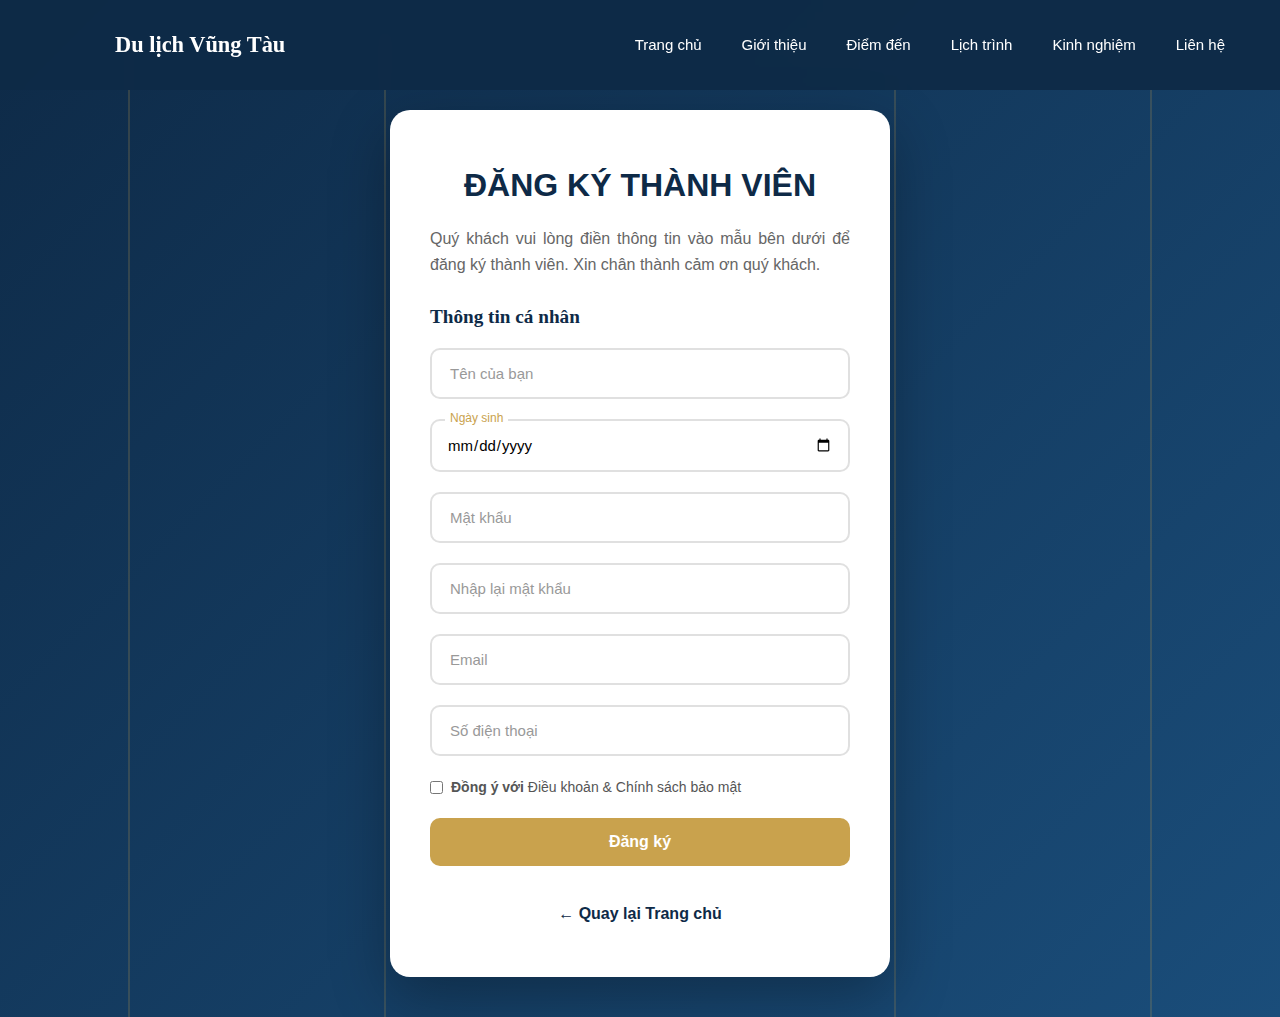
<file: dangky.html>
<!doctype html>
<html lang="vi">
<head>
<meta charset="utf-8">
<title>Đăng ký | Du lịch Vũng Tàu</title>
<meta name="viewport" content="width=device-width, initial-scale=1.0"/>
<link rel="stylesheet" href="style/css_updated.css">
<style>
/* Container */
.container {
  min-height: 100vh;
  display: flex;
  align-items: center;
  justify-content: center;
  background: linear-gradient(135deg, var(--navy) 0%, #1a4d7a 100%);
  position: relative;
  overflow: hidden;
  padding: 110px 20px 40px 20px;
}

.borderline {
  position: absolute;
  width: 2px;
  height: 100%;
  background: rgba(201, 162, 77, 0.2);
  animation: slideDown 3s ease-in-out infinite;
}

.borderline:nth-child(1) { left: 10%; animation-delay: 0s; }
.borderline:nth-child(2) { left: 30%; animation-delay: 0.5s; }
.borderline:nth-child(3) { right: 30%; animation-delay: 1s; }
.borderline:nth-child(4) { right: 10%; animation-delay: 1.5s; }

@keyframes slideDown {
  0%, 100% { transform: translateY(-100%); }
  50% { transform: translateY(100%); }
}

form {
  background: white;
  padding: 50px 40px;
  border-radius: 20px;
  box-shadow: 0 20px 60px rgba(0,0,0,0.3);
  max-width: 500px;
  width: 100%;
  position: relative;
  z-index: 10;
}

form h1 {
  color: var(--navy);
  margin-bottom: 15px;
  font-family: 'Playfair Display', serif;
  font-size: 2rem;
}

form > p {
  color: #666;
  margin-bottom: 25px;
  line-height: 1.6;
}

form h3 {
  color: var(--navy);
  margin: 25px 0 15px 0;
  font-size: 1.2rem;
}

#canle {
  display: flex;
  flex-direction: column;
  gap: 20px;
}

.input-container {
  position: relative;
}

.input-container input {
  width: 100%;
  padding: 15px;
  border: 2px solid #e0e0e0;
  border-radius: 10px;
  font-size: 15px;
  transition: all 0.3s ease;
  font-family: 'SVN-Gilroy', sans-serif;
}

.input-container input:focus {
  outline: none;
  border-color: var(--gold);
  box-shadow: 0 0 0 3px rgba(201, 162, 77, 0.1);
}

.input-container label {
  position: absolute;
  left: 15px;
  top: 50%;
  transform: translateY(-50%);
  color: #999;
  pointer-events: none;
  transition: all 0.3s ease;
  background: white;
  padding: 0 5px;
  font-size: 15px;
}

.input-container input:focus + label,
.input-container input:not(:placeholder-shown) + label {
  top: 0;
  font-size: 12px;
  color: var(--gold);
}

#canle > b, #canle > a {
  font-size: 14px;
}

#canle > a {
  color: var(--gold);
  text-decoration: none;
  cursor: pointer;
}

#canle > a:hover {
  text-decoration: underline;
}

#khungdangky button {
  width: 100%;
  padding: 15px;
  background: var(--gold);
  color: white;
  border: none;
  border-radius: 10px;
  font-size: 16px;
  font-weight: bold;
  cursor: pointer;
  transition: all 0.3s ease;
  font-family: 'SVN-Gilroy', sans-serif;
}

#khungdangky button:hover {
  background: #b8923d;
  transform: translateY(-2px);
  box-shadow: 0 5px 15px rgba(201, 162, 77, 0.3);
}

/* 📜 MODAL CHÍNH SÁCH BẢO MẬT */
.privacy-modal {
  display: none;
  position: fixed;
  top: 0;
  left: 0;
  width: 100%;
  height: 100%;
  background: rgba(0, 0, 0, 0.7);
  z-index: 9999;
  justify-content: center;
  align-items: center;
  padding: 20px;
  overflow-y: auto;
}

.privacy-modal-content {
  background: white;
  border-radius: 15px;
  padding: 40px;
  max-width: 700px;
  width: 100%;
  max-height: 85vh;
  overflow-y: auto;
  position: relative;
  box-shadow: 0 20px 60px rgba(0,0,0,0.3);
  margin: auto;
}

.privacy-modal-content h2 {
  color: var(--navy);
  margin-bottom: 20px;
  font-family: 'Playfair Display', serif;
}

.privacy-modal-content h3 {
  color: var(--gold);
  margin: 20px 0 10px 0;
  font-size: 1.1rem;
}

.privacy-modal-content p {
  line-height: 1.8;
  margin-bottom: 15px;
  color: #444;
}

.privacy-modal-content ul {
  margin: 10px 0 10px 20px;
  line-height: 1.8;
}

.close-modal {
  position: absolute;
  top: 15px;
  right: 20px;
  font-size: 30px;
  cursor: pointer;
  color: #999;
  font-weight: bold;
  transition: color 0.3s;
}

.close-modal:hover {
  color: var(--navy);
}

.accept-privacy-btn {
  background: var(--gold);
  color: white;
  border: none;
  padding: 12px 30px;
  border-radius: 8px;
  font-size: 15px;
  font-weight: 600;
  cursor: pointer;
  margin-top: 20px;
  transition: all 0.3s;
}

.accept-privacy-btn:hover {
  background: #b8923d;
  transform: translateY(-2px);
}
</style>
</head>

<body>
<header>
  <div class="logo-container">
    <img class="logo-img" src="images/logo.png" alt="Logo Du lịch Vũng Tàu"/>
    <h3>Du lịch Vũng Tàu</h3>
  </div>
  <nav class="menu">
    <a href="index.html">Trang chủ</a>
    <a href="gioithieu.html">Giới thiệu</a>
    <a href="diem_den.html">Điểm đến</a>
    <a href="lich_trinh.html">Lịch trình</a>    
    <a href="kinhnghiem.html">Kinh nghiệm</a>
    <a href="lienhe.html">Liên hệ</a>
  </nav>
</header>

<div class="container">
  <div class="borderline"></div>
  <div class="borderline"></div>
  <div class="borderline"></div>
  <div class="borderline"></div>
  
  <form id="registerForm">
    <h1><center>ĐĂNG KÝ THÀNH VIÊN</center></h1>
    <p>Quý khách vui lòng điền thông tin vào mẫu bên dưới để đăng ký thành viên. Xin chân thành cảm ơn quý khách.</p>
    <h3>Thông tin cá nhân</h3>
    
    <div id="canle">
      <div class="input-container">
        <input type="text" id="myInput" placeholder=" " required/>
        <label for="myInput">Tên của bạn</label>
      </div>
      
      <!-- 📅 INPUT NGÀY SINH VỚI VALIDATION NĂM 1900-2200 -->
      <div class="input-container">
        <input type="date" id="ngaysinh" placeholder=" " required/>
        <label for="ngaysinh">Ngày sinh </label>
      </div>
      
      <div class="input-container">
        <input type="password" id="password" placeholder=" " required/>
        <label for="password">Mật khẩu</label>
      </div>
      
      <div class="input-container">
        <input type="password" id="xacnhanlai" placeholder=" " required/>
        <label for="xacnhanlai">Nhập lại mật khẩu</label>
      </div>
      
      <div class="input-container">
        <input type="email" id="email" placeholder=" " required/>
        <label for="email">Email</label>
      </div>
      
      <div class="input-container">
        <input type="tel" id="Sodienthoai" placeholder=" " required/>
        <label for="Sodienthoai">Số điện thoại</label>
      </div>
      
      <div style="display: flex; align-items: center; gap: 8px;">
        <input type="checkbox" id="chinhsach" value="" required style="width: auto;"/>
        <label for="chinhsach" style="position: static; transform: none; background: none; padding: 0; font-size: 14px; color: #555; cursor: pointer;">
          <b>Đồng ý với </b><a id="privacyLink">Điều khoản & Chính sách bảo mật</a>
        </label>
      </div>
      
      <div id="khungdangky">
        <button type="submit">Đăng ký</button>
      </div>
      
      <div style="text-align: center; margin-top: 15px;">
        <a href="index.html" style="color: var(--navy); text-decoration: none; font-weight: 600;">← Quay lại Trang chủ</a>
      </div>
    </div>
  </form>
</div>

<!-- 📜 MODAL CHÍNH SÁCH BẢO MẬT -->
<div class="privacy-modal" id="privacyModal">
  <div class="privacy-modal-content">
    <span class="close-modal" id="closeModal">&times;</span>
    
    <h1>📜 Điều khoản & Chính sách bảo mật</h1>
    <p><strong>Cập nhật lần cuối: 01/02/2026</strong></p>

    <!-- TAB SWITCHER -->
    <div class="modal-tabs">
      <button class="active" onclick="switchTab('tab-dieukhoan')">📋 Điều khoản sử dụng</button>
      <button onclick="switchTab('tab-chinhsach')">🔒 Chính sách bảo mật</button>
    </div>

    <!-- ══════════════════════════════════════════════
         TAB 1: ĐIỀU KHOẢN SỬ DỤNG DịCH VỤ
         ══════════════════════════════════════════════ -->
    <div class="tab-panel active" id="tab-dieukhoan">

      <h3>1. Chấp nhận điều khoản</h3>
      <p>Bằng cách đăng ký tài khoản và sử dụng dịch vụ của Du lịch Vũng Tàu, bạn đồng ý với toàn bộ các điều khoản và điều kiện nêu tại mục này. Nếu bạn không đồng ý, vui lòng không sử dụng dịch vụ của chúng tôi.</p>

      <h3>2. Điều kiện đăng ký tài khoản</h3>
      <p>Để đăng ký tài khoản, bạn cần thỏa mãn các điều kiện sau:</p>
      <ul>
        <li>Phải đủ <strong>13 tuổi</strong> trở lên tại thời điểm đăng ký</li>
        <li>Cung cấp thông tin đăng ký <strong>trung thực và chính xác</strong></li>
        <li>Không được tạo nhiều tài khoản với cùng một thông tin</li>
        <li>Chịu trách nhiệm bảo mật mật khẩu và tài khoản của mình</li>
      </ul>

      <hr class="modal-section-divider">

      <h3>3. Quyền và nghĩa vụ của người dùng</h3>
      <p><strong>Bạn có quyền:</strong></p>
      <ul>
        <li>Sử dụng các dịch vụ du lịch, đặt tour và tham gia các chương trình khuyến mãi</li>
        <li>Chia sẻ kinh nghiệm du lịch và đánh giá các tour đã tham gia</li>
        <li>Chỉnh sửa thông tin cá nhân trong tài khoản bất kỳ thời điểm nào</li>
        <li>Yêu cầu xóa tài khoản và dữ liệu liên quan</li>
      </ul>
      <p><strong>Bạn có nghĩa vụ:</strong></p>
      <ul>
        <li>Không cung cấp thông tin giả hoặc gian lận trong quá trình đăng ký và sử dụng dịch vụ</li>
        <li>Không sử dụng dịch vụ vào mục đích bất hợp pháp hoặc gây hại cho người khác</li>
        <li>Không can thiệp vào hệ thống kỹ thuật của website bằng bất kỳ cách nào</li>
        <li>Tuân thủ các quy định pháp luật của Việt Nam trong quá trình sử dụng dịch vụ</li>
      </ul>

      <hr class="modal-section-divider">

      <h3>4. Đặt tour và thanh toán</h3>
      <ul>
        <li>Giá tour đã bao gồm các dịch vụ được nêu trong mô tả gói tour</li>
        <li>Khách hàng cần <strong>thanh toán trước ít nhất 50%</strong> giá tour để xác nhận đặt chỗ</li>
        <li>Chính sách hủy: Hủy trước <strong>7 ngày</strong> được hoàn 80%; hủy trước <strong>3 ngày</strong> được hoàn 50%; hủy trong vòng 3 ngây không được hoàn</li>
        <li>Công ty có quyền điều chỉnh lịch trình trong trường hợp bất khả kháng (thời tiết, an toàn, v.v.)</li>
      </ul>

      <hr class="modal-section-divider">

      <h3>5. Từ chối trách nhiệm</h3>
      <p>Du lịch Vũng Tàu không chịu trách nhiệm trong các trường hợp sau:</p>
      <ul>
        <li>Thiệt hại do <strong>ý muốn của khách hàng</strong> không tuân thủ hướng dẫn an toàn</li>
        <li>Các rủi ro không lường trước được trong quá trình du lịch (thời tiết xấu, tai nạn giao thông, v.v.)</li>
        <li>Thông tin do <strong>bên thứ ba</strong> cung cấp không chính xác</li>
        <li>Thiệt hại do việc truy cập trái phép vào hệ thống hoặc dữ liệu của chúng tôi</li>
      </ul>

      <hr class="modal-section-divider">

      <h3>6. Thay đổi điều khoản</h3>
      <p>Du lịch Vũng Tàu có quyền thay đổi, cập nhật điều khoản này bất kỳ thời điểm nào. Các thay đổi sẽ có hiệu lực ngay khi được công bố trên website. Việc tiếp tục sử dụng dịch vụ sau khi điều khoản được cập nhật được hiểu là bạn đã chấp nhận phiên bản mới.</p>
    </div>

    <!-- ══════════════════════════════════════════════
         TAB 2: CHÍNH SÁCH BẢO MẬT
         ══════════════════════════════════════════════ -->
    <div class="tab-panel" id="tab-chinhsach">

      <h3>1. Thu thập thông tin</h3>
      <p>Chúng tôi thu thập các thông tin cá nhân sau khi bạn đăng ký tài khoản:</p>
      <ul>
        <li>Họ tên đầy đủ</li>
        <li>Ngày sinh</li>
        <li>Địa chỉ email</li>
        <li>Số điện thoại</li>
        <li>Mật khẩu (được mã hóa)</li>
      </ul>

      <h3>2. Mục đích sử dụng thông tin</h3>
      <p>Thông tin cá nhân của bạn được sử dụng để:</p>
      <ul>
        <li>Xác thực tài khoản và quản lý đăng nhập</li>
        <li>Gửi thông báo về các tour du lịch mới</li>
        <li>Hỗ trợ dịch vụ khách hàng</li>
        <li>Cải thiện trải nghiệm người dùng</li>
        <li>Tuân thủ các quy định pháp luật</li>
      </ul>

      <h3>3. Bảo mật thông tin</h3>
      <p>Chúng tôi cam kết:</p>
      <ul>
        <li>Không bán, chia sẻ thông tin cá nhân cho bên thứ ba</li>
        <li>Sử dụng mã hóa SSL để bảo vệ dữ liệu</li>
        <li>Lưu trữ dữ liệu an toàn với các biện pháp bảo mật tiên tiến</li>
        <li>Chỉ nhân viên được ủy quyền mới có thể truy cập thông tin</li>
      </ul>

      <h3>4. Quyền của người dùng</h3>
      <p>Bạn có quyền:</p>
      <ul>
        <li>Truy cập và chỉnh sửa thông tin cá nhân</li>
        <li>Yêu cầu xóa tài khoản và dữ liệu</li>
        <li>Từ chối nhận email marketing</li>
        <li>Khiếu nại nếu thông tin bị sử dụng sai mục đích</li>
      </ul>

      <h3>5. Cookies</h3>
      <p>Website sử dụng cookies để cải thiện trải nghiệm người dùng. Bạn có thể tắt cookies trong trình duyệt, tuy nhiên một số chức năng có thể bị ảnh hưởng.</p>

      <h3>6. Thời gian lưu trữ</h3>
      <p>Thông tin cá nhân sẽ được lưu trữ cho đến khi bạn yêu cầu xóa tài khoản hoặc theo quy định pháp luật.</p>

      <h3>7. Liên hệ</h3>
      <p>Nếu có thắc mắc về chính sách bảo mật, vui lòng liên hệ:</p>
      <ul>
        <li>📧 Email: info@dulicvungtau.com</li>
        <li>📞 Hotline: 0254.123.4567</li>
        <li>📍 Địa chỉ: 123 Thùy Vân, Vũng Tàu</li>
      </ul>
    </div>

    <button class="accept-privacy-btn" id="acceptPrivacy">✅ Tôi đã đọc và đồng ý</button>
  </div>
</div>

<script>
/* ============================================
   📜 XỬ LÝ MODAL CHÍNH SÁCH BẢO MẬT
   ============================================ */
const privacyLink = document.getElementById('privacyLink');
const privacyModal = document.getElementById('privacyModal');
const closeModal = document.getElementById('closeModal');
const acceptPrivacy = document.getElementById('acceptPrivacy');
const checkbox = document.getElementById('chinhsach');

// Mở modal khi click vào link
privacyLink.addEventListener('click', function(e) {
  e.preventDefault();
  privacyModal.style.display = 'flex';
});

// Đóng modal khi click X
closeModal.addEventListener('click', function() {
  privacyModal.style.display = 'none';
});

// Đóng modal khi click bên ngoài content
privacyModal.addEventListener('click', function(e) {
  if (e.target === privacyModal) {
    privacyModal.style.display = 'none';
  }
});

// Chấp nhận chính sách - Tự động check checkbox
acceptPrivacy.addEventListener('click', function() {
  checkbox.checked = true;
  privacyModal.style.display = 'none';
  alert('✅ Cảm ơn bạn đã đồng ý với chính sách bảo mật!');
});

/* ============================================
   📝 XỬ LÝ FORM ĐĂNG KÝ
   ============================================ */
document.getElementById('registerForm').addEventListener('submit', function(e) {
  // Ngăn form submit mặc định
  e.preventDefault();

  // Lấy dữ liệu từ form
  let username = document.getElementById('myInput').value.trim().toLowerCase();
  const dob = document.getElementById('ngaysinh').value;
  const password = document.getElementById('password').value.trim();
  const confirmPassword = document.getElementById('xacnhanlai').value.trim();
  const email = document.getElementById('email').value.trim();
  const phone = document.getElementById('Sodienthoai').value.trim();
  const agreed = document.getElementById('chinhsach').checked;

  // Validation cơ bản
  if (!username || !password || !confirmPassword || !dob) {
    alert('⚠️ Vui lòng nhập đầy đủ thông tin!');
    return;
  }

  /* ============================================
     ✅ VALIDATION NĂM SINH (1900-2200)
     Kiểm tra năm sinh hợp lệ
     ============================================ */
  const dobDate = new Date(dob);
  const year = dobDate.getFullYear();
  const today = new Date();
  const age = today.getFullYear() - year;
  
  // Kiểm tra năm sinh trong khoảng 1900-2200
  if (year < 1900 || year > 2200) {
    alert('⚠️ NĂM SINH KHÔNG HỢP LỆ!\n\n' +
          'Năm sinh phải từ 1900 đến 2200.\n' +
          'Bạn đã nhập: ' + year);
    document.getElementById('ngaysinh').focus();
    return;
  }
  
  // Kiểm tra tuổi hợp lý (phải >= 13 tuổi)
  if (age < 13) {
    alert('⚠️ BẠN CHƯA ĐỦ TUỔI!\n\n' +
          'Phải từ 13 tuổi trở lên để đăng ký.\n' +
          'Tuổi của bạn: ' + age);
    return;
  }
  
  // Kiểm tra năm sinh không vượt quá hiện tại
  if (year > today.getFullYear()) {
    alert('⚠️ NĂM SINH KHÔNG HỢP LỆ!\n\n' +
          'Năm sinh không thể lớn hơn năm hiện tại (' + today.getFullYear() + ').');
    return;
  }

  // Kiểm tra đồng ý điều khoản
  if (!agreed) {
    alert('⚠️ Vui lòng đồng ý điều khoản & chính sách bảo mật!');
    return;
  }

  // Kiểm tra mật khẩu khớp
  if (password !== confirmPassword) {
    alert('⚠️ Mật khẩu xác nhận không khớp!');
    return;
  }

  // Kiểm tra độ dài mật khẩu
  if (password.length < 6) {
    alert('⚠️ Mật khẩu tối thiểu 6 ký tự!');
    return;
  }

  // Kiểm tra username đã tồn tại chưa
  const userKey = 'user_' + username;
  if (localStorage.getItem(userKey)) {
    alert('❌ Tên đăng nhập đã tồn tại!\n\nVui lòng chọn tên khác.');
    return;
  }

  /* ============================================
     💾 LƯU THÔNG TIN VÀO LOCALSTORAGE
     Lưu trữ dữ liệu user trên browser
     ============================================ */
  localStorage.setItem(
    userKey,
    JSON.stringify({
      username,
      password,
      email,
      phone,
      dob,
      age: age,
      registeredDate: new Date().toLocaleDateString('vi-VN')
    })
  );

  // Thông báo thành công
  alert('✅ ĐĂNG KÝ THÀNH CÔNG!\n\n' +
        'Tên: ' + username + '\n' +
        'Tuổi: ' + age + '\n' +
        'Vui lòng đăng nhập để tiếp tục.');
  
  // Chuyển đến trang đăng nhập
  window.location.href = 'dangnhap.html';
});
</script>

</body>
</html>
</file>
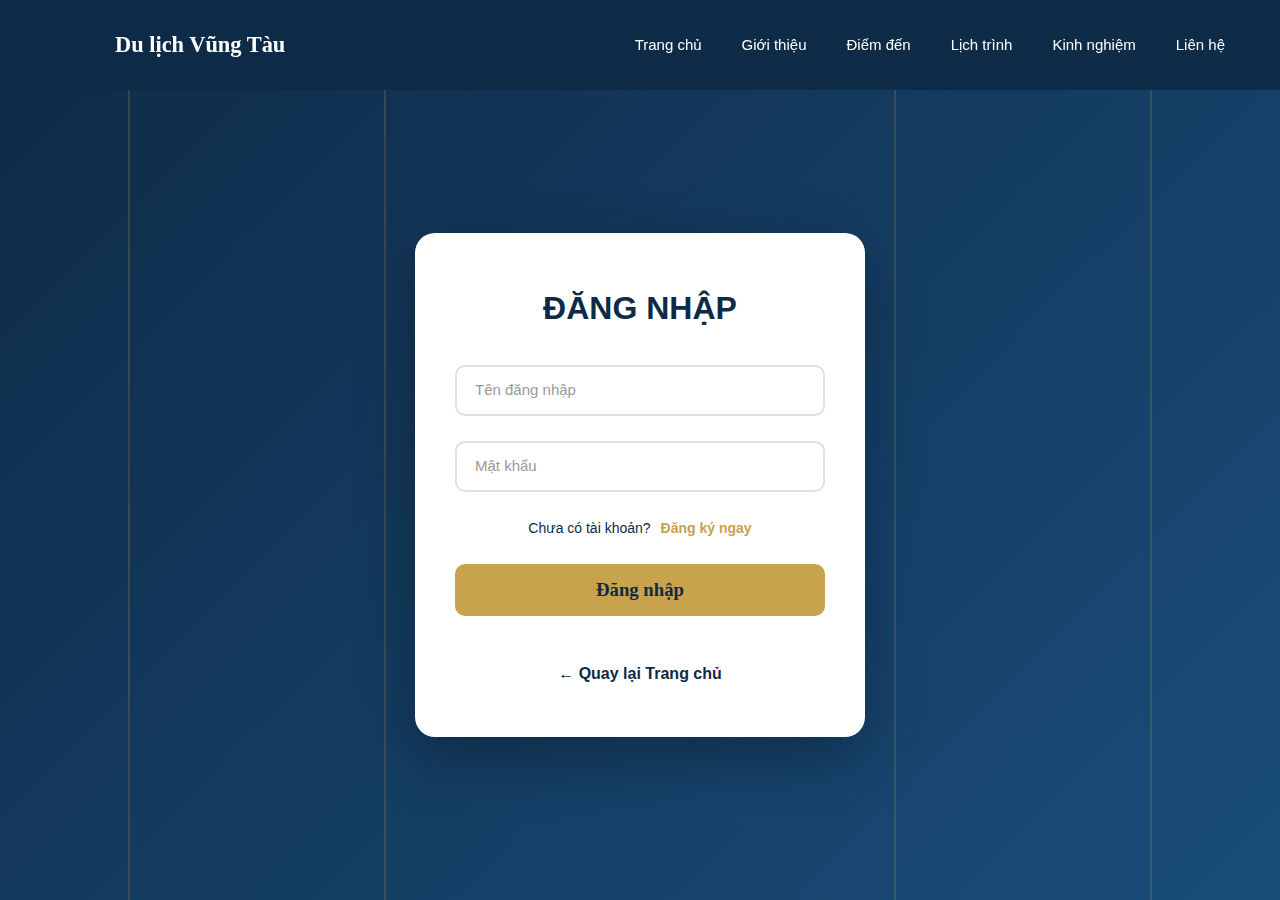
<file: dangnhap.html>
<!doctype html>
<html lang="vi">
<head>
<meta charset="utf-8">
<title>Đăng nhập | Du lịch Vũng Tàu</title>
<meta name="viewport" content="width=device-width, initial-scale=1.0"/>
<!-- ĐÃ SỬA: Sử dụng CSS mới với font SVN-Gilroy -->
<link rel="stylesheet" href="style/css_updated.css">
<style>
/* ĐÃ SỬA: Thêm styles cho form đăng nhập */
.container {
  min-height: 100vh;
  display: flex;
  align-items: center;
  justify-content: center;
  background: linear-gradient(135deg, var(--navy) 0%, #1a4d7a 100%);
  position: relative;
  overflow: hidden;
  padding: 90px 20px 20px 20px; /* ĐÃ SỬA: Thêm padding-top cho header */
}

.borderline {
  position: absolute;
  width: 2px;
  height: 100%;
  background: rgba(201, 162, 77, 0.2);
  animation: slideDown 3s ease-in-out infinite;
}

.borderline:nth-child(1) { left: 10%; animation-delay: 0s; }
.borderline:nth-child(2) { left: 30%; animation-delay: 0.5s; }
.borderline:nth-child(3) { right: 30%; animation-delay: 1s; }
.borderline:nth-child(4) { right: 10%; animation-delay: 1.5s; }

@keyframes slideDown {
  0%, 100% { transform: translateY(-100%); }
  50% { transform: translateY(100%); }
}

form {
  background: white;
  padding: 50px 40px;
  border-radius: 20px;
  box-shadow: 0 20px 60px rgba(0,0,0,0.3);
  max-width: 450px;
  width: 100%;
  position: relative;
  z-index: 10;
}

form h1 {
  color: var(--navy);
  margin-bottom: 30px;
  font-family: 'Playfair Display', serif;
  font-size: 2rem;
}

#canle {
  display: flex;
  flex-direction: column;
  gap: 25px;
}

.input-container {
  position: relative;
}

.input-container input {
  width: 100%;
  padding: 15px;
  border: 2px solid #e0e0e0;
  border-radius: 10px;
  font-size: 15px;
  transition: all 0.3s ease;
  font-family: 'SVN-Gilroy', sans-serif;
}

.input-container input:focus {
  outline: none;
  border-color: var(--gold);
  box-shadow: 0 0 0 3px rgba(201, 162, 77, 0.1);
}

.input-container label {
  position: absolute;
  left: 15px;
  top: 50%;
  transform: translateY(-50%);
  color: #999;
  pointer-events: none;
  transition: all 0.3s ease;
  background: white;
  padding: 0 5px;
  font-size: 15px;
}

.input-container input:focus + label,
.input-container input:not(:placeholder-shown) + label {
  top: 0;
  font-size: 12px;
  color: var(--gold);
}

ul {
  list-style: none;
  padding: 0;
  display: flex;
  gap: 10px;
  justify-content: center;
  align-items: center;
  font-size: 14px;
}

ul li a {
  color: var(--gold);
  text-decoration: none;
  font-weight: bold;
}

ul li a:hover {
  text-decoration: underline;
}

#khungdangky button {
  width: 100%;
  padding: 15px;
  background: var(--gold);
  color: white;
  border: none;
  border-radius: 10px;
  font-size: 16px;
  font-weight: bold;
  cursor: pointer;
  transition: all 0.3s ease;
  font-family: 'SVN-Gilroy', sans-serif;
}

#khungdangky button:hover {
  background: #b8923d;
  transform: translateY(-2px);
  box-shadow: 0 5px 15px rgba(201, 162, 77, 0.3);
}

#khungdangky h3 {
  margin: 0;
}
</style>
</head>
<body>

<!-- ĐÃ SỬA: Header sát trên cùng -->
<header>
  <div class="logo-container">
    <!-- GHI CHÚ: Logo tại images/logo.png -->
    <img class="logo-img" src="images/logo.png" alt="Logo Du lịch Vũng Tàu"/>
    <h3>Du lịch Vũng Tàu</h3>
  </div>
  <nav class="menu">
    <a href="index.html">Trang chủ</a>
    <a href="gioithieu.html">Giới thiệu</a>
    <a href="diem_den.html">Điểm đến</a>
    <a href="lich_trinh.html">Lịch trình</a>    
    <a href="kinhnghiem.html">Kinh nghiệm</a>
    <a href="lienhe.html">Liên hệ</a>
  </nav>
</header>

<div class="container">
  <div class="borderline"></div>
  <div class="borderline"></div>
  <div class="borderline"></div>
  <div class="borderline"></div>
  
  <form id="loginForm">
    <h1><center>ĐĂNG NHẬP</center></h1>
    
    <div id="canle">
      <div class="input-container">
        <input type="text" id="myInput" placeholder=" " required/>
        <label for="myInput">Tên đăng nhập</label>
      </div>
      
      <div class="input-container">
        <input type="password" id="password" placeholder=" " required/>
        <label for="password">Mật khẩu</label>
      </div>

      <ul>
        <li>Chưa có tài khoản?</li>
        <li><a href="dangky.html">Đăng ký ngay</a></li>
      </ul>

      <div id="khungdangky">
        <button type="submit"><h3>Đăng nhập</h3></button>
      </div>
      
      <div style="text-align: center; margin-top: 20px;">
        <a href="index.html" style="color: var(--navy); text-decoration: none; font-weight: 600;">← Quay lại Trang chủ</a>
      </div>
    </div>
  </form>
</div>


	
	
<script>
document.getElementById('loginForm').addEventListener('submit', function (e) {
  e.preventDefault();

  let username = document.getElementById('myInput').value.trim().toLowerCase();
  const password = document.getElementById('password').value.trim();

  if (!username || !password) {
    alert('⚠️ Vui lòng nhập đầy đủ thông tin!');
    return;
  }

  const userKey = 'user_' + username;
  const userData = localStorage.getItem(userKey);

  if (!userData) {
    alert('❌ Tài khoản không tồn tại!');
    return;
  }

  const user = JSON.parse(userData);

  if (user.password !== password) {
    alert('❌ Mật khẩu không đúng!');
    return;
  }

  // ✅ LƯU TRẠNG THÁI LOGIN
  localStorage.setItem('currentUser', username);

  alert(`✅ Đăng nhập thành công! Xin chào ${user.username}`);
  window.location.href = 'index.html';
});
</script>


<script src="scripts/taitrang.js"></script>
</body>
</html>
</file>
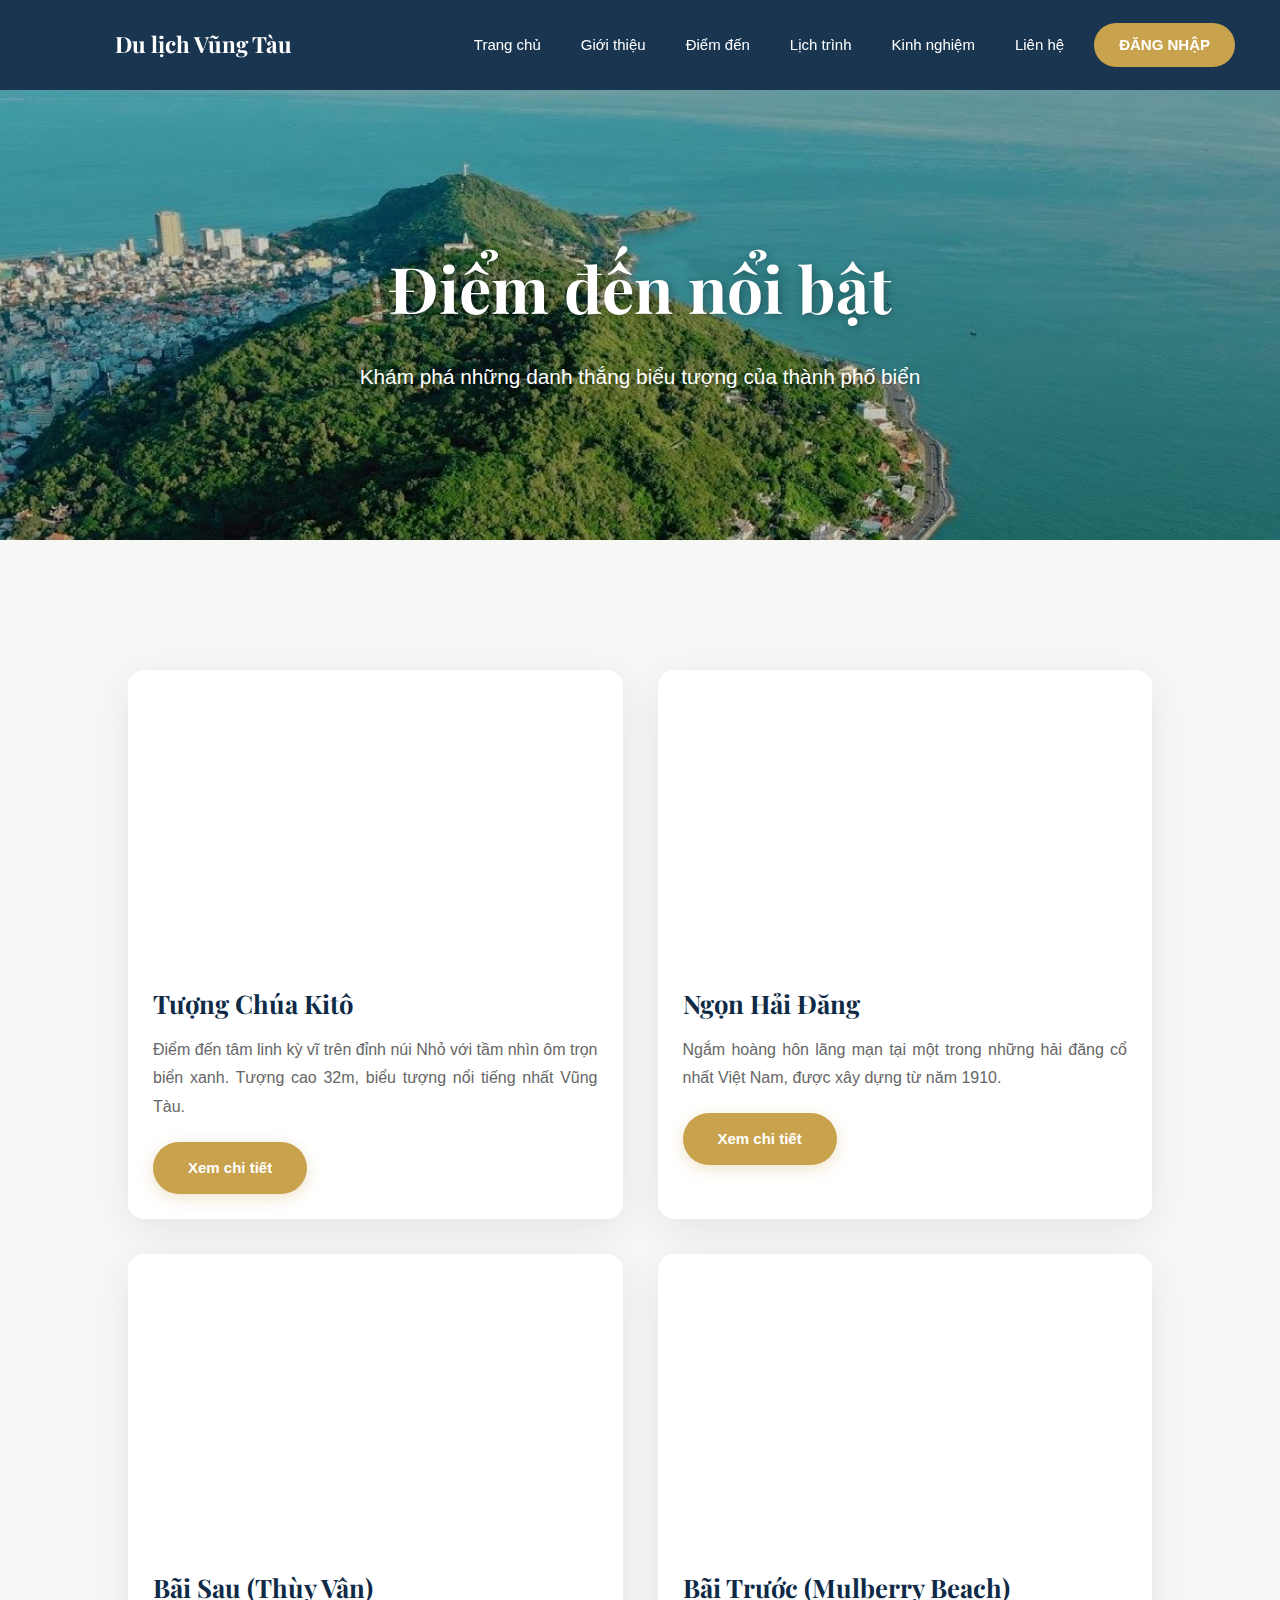
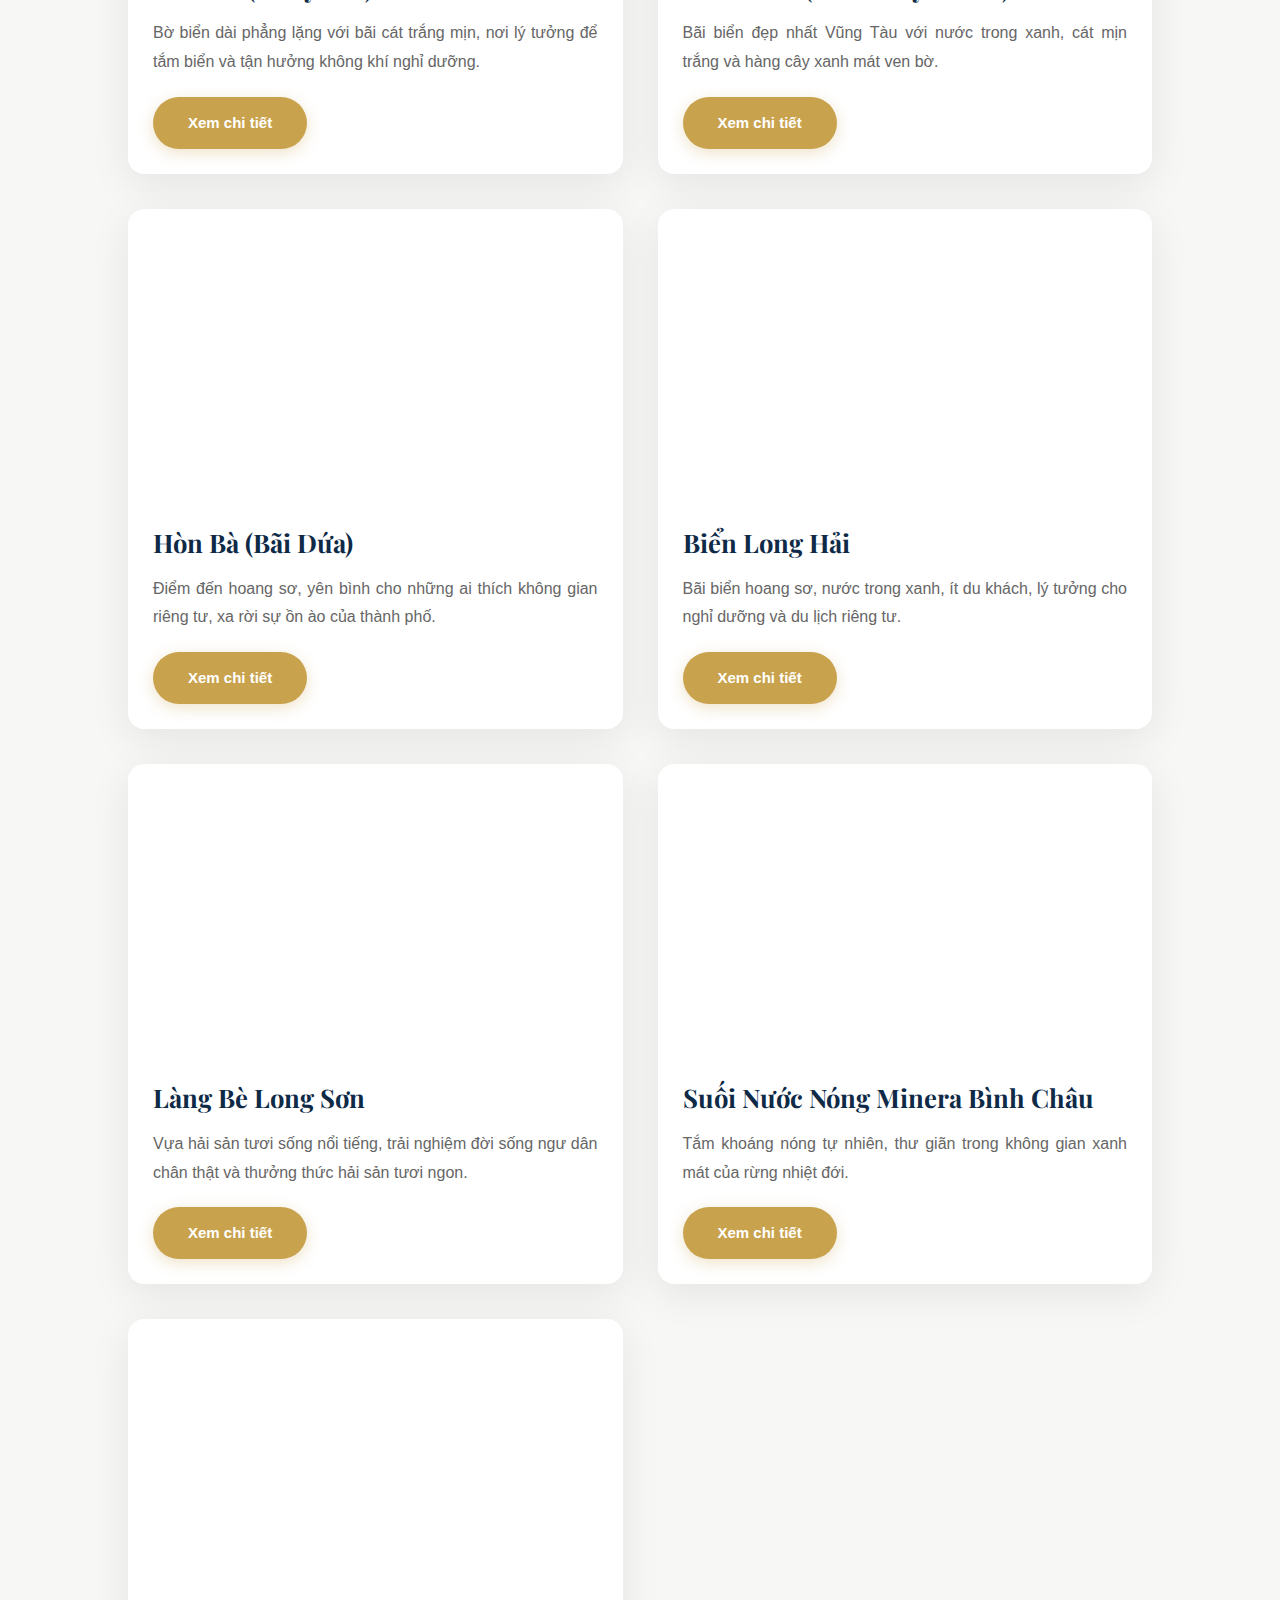
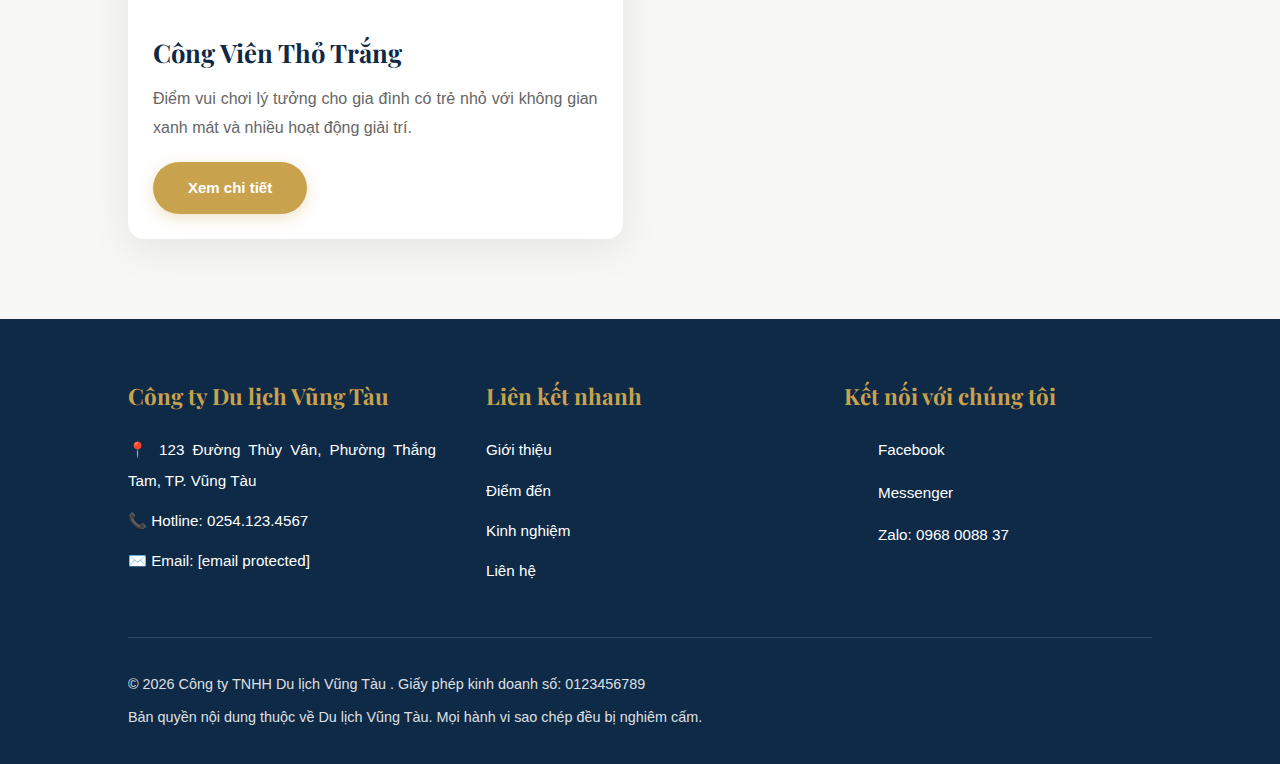
<file: diem_den.html>
<!DOCTYPE html>
<html lang="vi">
<head>
  <meta charset="UTF-8">
  <title>Điểm đến | Du lịch Vũng Tàu</title>
  <meta name="viewport" content="width=device-width, initial-scale=1.0"/>
  <!-- ĐÃ SỬA: Sử dụng CSS mới với font SVN-Gilroy -->
  <link rel="stylesheet" href="style/css_updated.css">
  <link href="https://fonts.googleapis.com/css2?family=Playfair+Display:wght@600;700&display=swap" rel="stylesheet">
</head>
<body>

<!-- ĐÃ SỬA: Header sát trên cùng -->
<header>
  <div class="logo-container">
    <!-- GHI CHÚ: Logo tại images/logo.png -->
    <img class="logo-img" src="images/logo.png" alt="Logo Du lịch Vũng Tàu"/>
    <h3>Du lịch Vũng Tàu</h3>
  </div>
  <nav class="menu">
    <a href="index.html">Trang chủ</a>
    <a href="gioithieu.html">Giới thiệu</a>
    <a href="diem_den.html">Điểm đến</a>
    <a href="lich_trinh.html">Lịch trình</a>    
    <a href="kinhnghiem.html">Kinh nghiệm</a>
    <a href="lienhe.html">Liên hệ</a>
    <a href="dangnhap.html" class="cta" id="loginBtn">ĐĂNG NHẬP</a>
  </nav>
</header>

<main>
  <!-- ĐÃ SỬA: Thêm class hero-destinations -->
  <section class="hero small hero-destinations">
    <!-- GHI CHÚ: Ảnh hero cho trang điểm đến - images/hero-destinations.jpg -->
    <div class="hero-content">
      <h1>Điểm đến nổi bật</h1>
      <p>Khám phá những danh thắng biểu tượng của thành phố biển</p>
    </div>
  </section>

  <section>
    <div class="grid-container">
      <!-- ĐÃ SỬA: Các nút "Xem chi tiết" link đến chitietdiemden.html#id -->
      
      <!-- 1. Tượng Chúa Kitô Vua -->
      <article class="card">
        <!-- GHI CHÚ: images/tuong-chua-kito.jpg -->
        <img src="images/tuong-chua-kito.jpg" alt="Tượng Chúa Kitô Vua"/>
        <div class="card-content">
          <h3>Tượng Chúa Kitô</h3>
          <p>Điểm đến tâm linh kỳ vĩ trên đỉnh núi Nhỏ với tầm nhìn ôm trọn biển xanh. Tượng cao 32m, biểu tượng nổi tiếng nhất Vũng Tàu.</p>
          <!-- ĐÃ SỬA: Link đến #tuong-chua trong chitietdiemden.html -->
          <a href="chitietdiemden.html?place=tuong-chua" class="btn-gold">Xem chi tiết</a>
        </div>
      </article>

      <!-- 2. Ngọn Hải Đăng -->
      <article class="card">
        <!-- GHI CHÚ: images/hai-dang.jpg -->
        <img src="images/hai-dang.jpg" alt="Ngọn Hải Đăng"/>
        <div class="card-content">
          <h3>Ngọn Hải Đăng</h3>
          <p>Ngắm hoàng hôn lãng mạn tại một trong những hải đăng cổ nhất Việt Nam, được xây dựng từ năm 1910.</p>
          <!-- ĐÃ SỬA: Link đến #hai-dang -->
          <a href="chitietdiemden.html?place=hai-dang" class="btn-gold">Xem chi tiết</a>
        </div>
      </article>

      <!-- 3. Bãi Sau -->
      <article class="card">
        <!-- GHI CHÚ: images/bai-sau.jpg -->
        <img src="images/bai-sau.jpg" alt="Bãi Sau"/>
        <div class="card-content">
          <h3>Bãi Sau (Thùy Vân)</h3>
          <p>Bờ biển dài phẳng lặng với bãi cát trắng mịn, nơi lý tưởng để tắm biển và tận hưởng không khí nghỉ dưỡng.</p>
          <!-- ĐÃ SỬA: Link đến #bai-sau -->
          <a href="chitietdiemden.html?place=bai-sau" class="btn-gold">Xem chi tiết</a>
        </div>
      </article>

      <!-- 4. Bãi Trước -->
      <article class="card">
        <!-- GHI CHÚ: images/bai-truoc.jpg -->
        <img src="images/bai-truoc.jpg" alt="Bãi Trước"/>
        <div class="card-content">
          <h3>Bãi Trước (Mulberry Beach)</h3>
          <p>Bãi biển đẹp nhất Vũng Tàu với nước trong xanh, cát mịn trắng và hàng cây xanh mát ven bờ.</p>
          <!-- ĐÃ SỬA: Link đến #bai-truoc -->
          <a href="chitietdiemden.html?place=bai-truoc" class="btn-gold">Xem chi tiết</a>
        </div>
      </article>

      <!-- 5. Hòn Bà -->
      <article class="card">
        <!-- GHI CHÚ: images/hon-ba.jpg -->
        <img src="images/hon-ba.jpg" alt="Hòn Bà"/>
        <div class="card-content">
          <h3>Hòn Bà (Bãi Dứa)</h3>
          <p>Điểm đến hoang sơ, yên bình cho những ai thích không gian riêng tư, xa rời sự ồn ào của thành phố.</p>
          <!-- ĐÃ SỬA: Link đến #hon-ba -->
          <a href="chitietdiemden.html?place=hon-ba" class="btn-gold">Xem chi tiết</a>
        </div>
      </article>

      <!-- 6. Biển Long Hải -->
      <article class="card">
        <!-- GHI CHÚ: images/long-hai.jpg -->
        <img src="images/long-hai.jpg" alt="Biển Long Hải"/>
        <div class="card-content">
          <h3>Biển Long Hải</h3>
          <p>Bãi biển hoang sơ, nước trong xanh, ít du khách, lý tưởng cho nghỉ dưỡng và du lịch riêng tư.</p>
          <!-- ĐÃ SỬA: Link đến #long-hai -->
          <a href="chitietdiemden.html?place=long-hai" class="btn-gold">Xem chi tiết</a>
        </div>
      </article>

      <!-- 7. Làng Bè Long Sơn -->
      <article class="card">
        <!-- GHI CHÚ: images/lang-be.jpg -->
        <img src="images/lang-be.jpg" alt="Làng Bè Long Sơn"/>
        <div class="card-content">
          <h3>Làng Bè Long Sơn</h3>
          <p>Vựa hải sản tươi sống nổi tiếng, trải nghiệm đời sống ngư dân chân thật và thưởng thức hải sản tươi ngon.</p>
          <!-- ĐÃ SỬA: Link đến #lang-be -->
          <a href="chitietdiemden.html?place=lang-be" class="btn-gold">Xem chi tiết</a>
        </div>
      </article>

      <!-- 8. Suối Nước Nóng Bình Châu -->
      <article class="card">
        <!-- GHI CHÚ: images/suoi-nuoc-nong.jpg -->
        <img src="images/suoi-nuoc-nong.jpg" alt="Suối Nước Nóng"/>
        <div class="card-content">
          <h3>Suối Nước Nóng Minera Bình Châu</h3>
          <p>Tắm khoáng nóng tự nhiên, thư giãn trong không gian xanh mát của rừng nhiệt đới.</p>
          <!-- ĐÃ SỬA: Link đến #suoi-nuoc-nong -->
          <a href="chitietdiemden.html?place=suoi-nuoc-nong" class="btn-gold">Xem chi tiết</a>
        </div>
      </article>

      <!-- 9. Công Viên Thỏ Trắng -->
      <article class="card">
        <!-- GHI CHÚ: images/cong-vien-tho.jpg -->
        <img src="images/cong-vien-tho.jpg" alt="Công Viên Thỏ Trắng"/>
        <div class="card-content">
          <h3>Công Viên Thỏ Trắng</h3>
          <p>Điểm vui chơi lý tưởng cho gia đình có trẻ nhỏ với không gian xanh mát và nhiều hoạt động giải trí.</p>
          <!-- ĐÃ SỬA: Link đến #cong-vien-tho -->
          <a href="chitietdiemden.html?place=cong-vien-tho" class="btn-gold">Xem chi tiết</a>
        </div>
      </article>
    </div>
  </section>
</main>

<!-- FOOTER -->
<footer>
  <div class="footer-content">
    <div class="footer-section">
      <h3>Công ty Du lịch Vũng Tàu</h3>
      <p>📍 123 Đường Thùy Vân, Phường Thắng Tam, TP. Vũng Tàu</p>
      <p>📞 Hotline: <a href="tel:02541234567">0254.123.4567</a></p>
      <p>✉️ Email: <a href="/cdn-cgi/l/email-protection#1871767e77587c6d74717b706e6d767f6c796d366e76"><span class="__cf_email__" data-cfemail="51383f373e1135243d38323927243f362530247f273f">[email&#160;protected]</span></a></p>
    </div>
    
    <div class="footer-section">
      <h3>Liên kết nhanh</h3>
      <p><a href="gioithieu.html">Giới thiệu</a></p>
      <p><a href="diem_den.html">Điểm đến</a></p>
      <p><a href="kinhnghiem.html">Kinh nghiệm</a></p>
      <p><a href="lienhe.html">Liên hệ</a></p>
    </div>
    
    <div class="footer-section">
      <h3>Kết nối với chúng tôi</h3>
      <div class="social-links" style="display: flex; flex-direction: column; gap: 12px;">
        <p style="margin: 0; display: flex; align-items: center; gap: 10px;">
          <a href="https://www.facebook.com/groups/vungtau/" style="display: flex; align-items: center;">
            <img src="images/facebook-icon.png" alt="Facebook" style="width: 24px; height: 24px;">
          </a>
          <span>Facebook</span>
        </p>
        <p style="margin: 0; display: flex; align-items: center; gap: 10px;">
          <a href="https://www.messenger.com/t/110119428061395" style="display: flex; align-items: center;">
            <img src="images/messenger-icon.png" alt="Messenger" style="width: 24px; height: 24px;">
          </a>
          <span>Messenger</span>
        </p>
        <p style="margin: 0; display: flex; align-items: center; gap: 10px;">
          <a href="#" style="display: flex; align-items: center;">
            <img src="images/zalo-icon.png" alt="Zalo" style="width: 24px; height: 24px;">
          </a>
          <span>Zalo: 0968 0088 37</span>
        </p>
      </div>
    </div>
  </div>
  </div>
  
  <div class="footer-bottom">
    <p>© 2026 Công ty TNHH Du lịch Vũng Tàu . Giấy phép kinh doanh số: 0123456789</p>
    <p>Bản quyền nội dung thuộc về Du lịch Vũng Tàu. Mọi hành vi sao chép đều bị nghiêm cấm.</p>
	  
<script src="scripts/taitrang.js"></script>
</file>
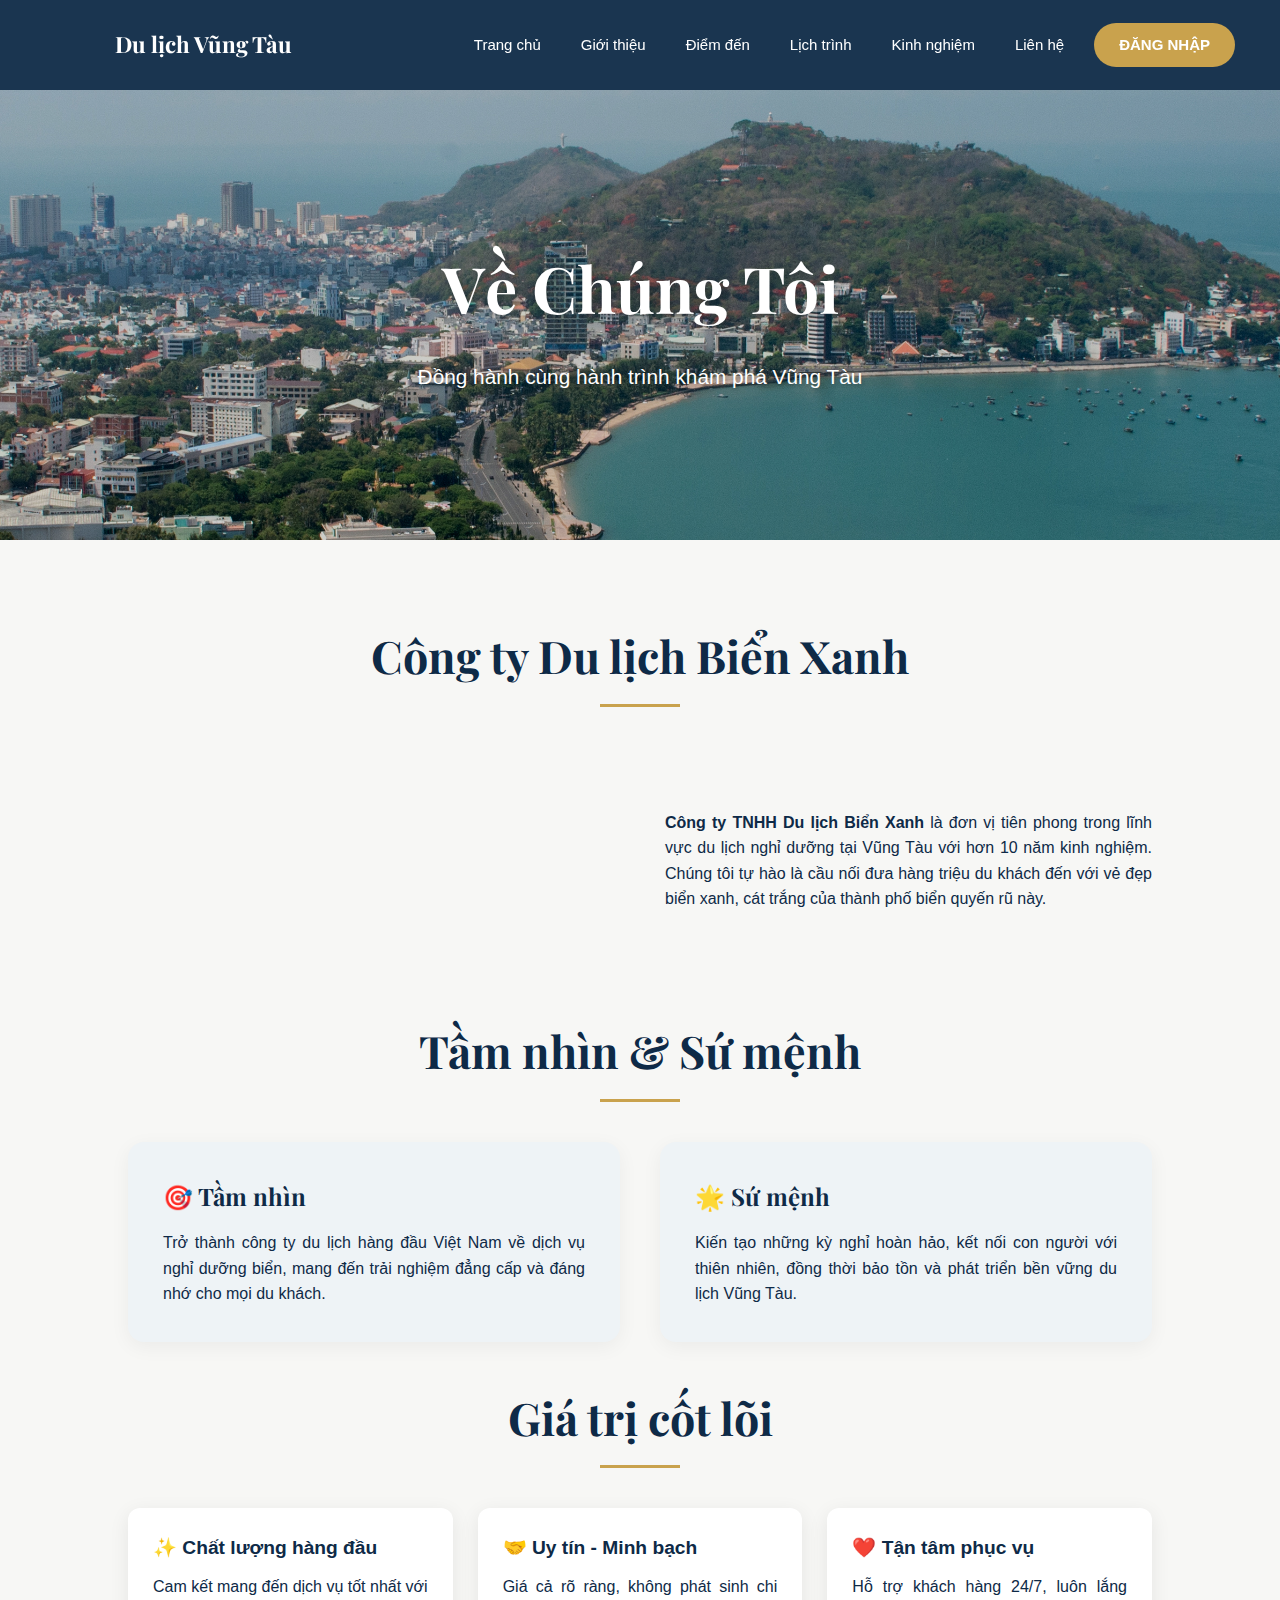
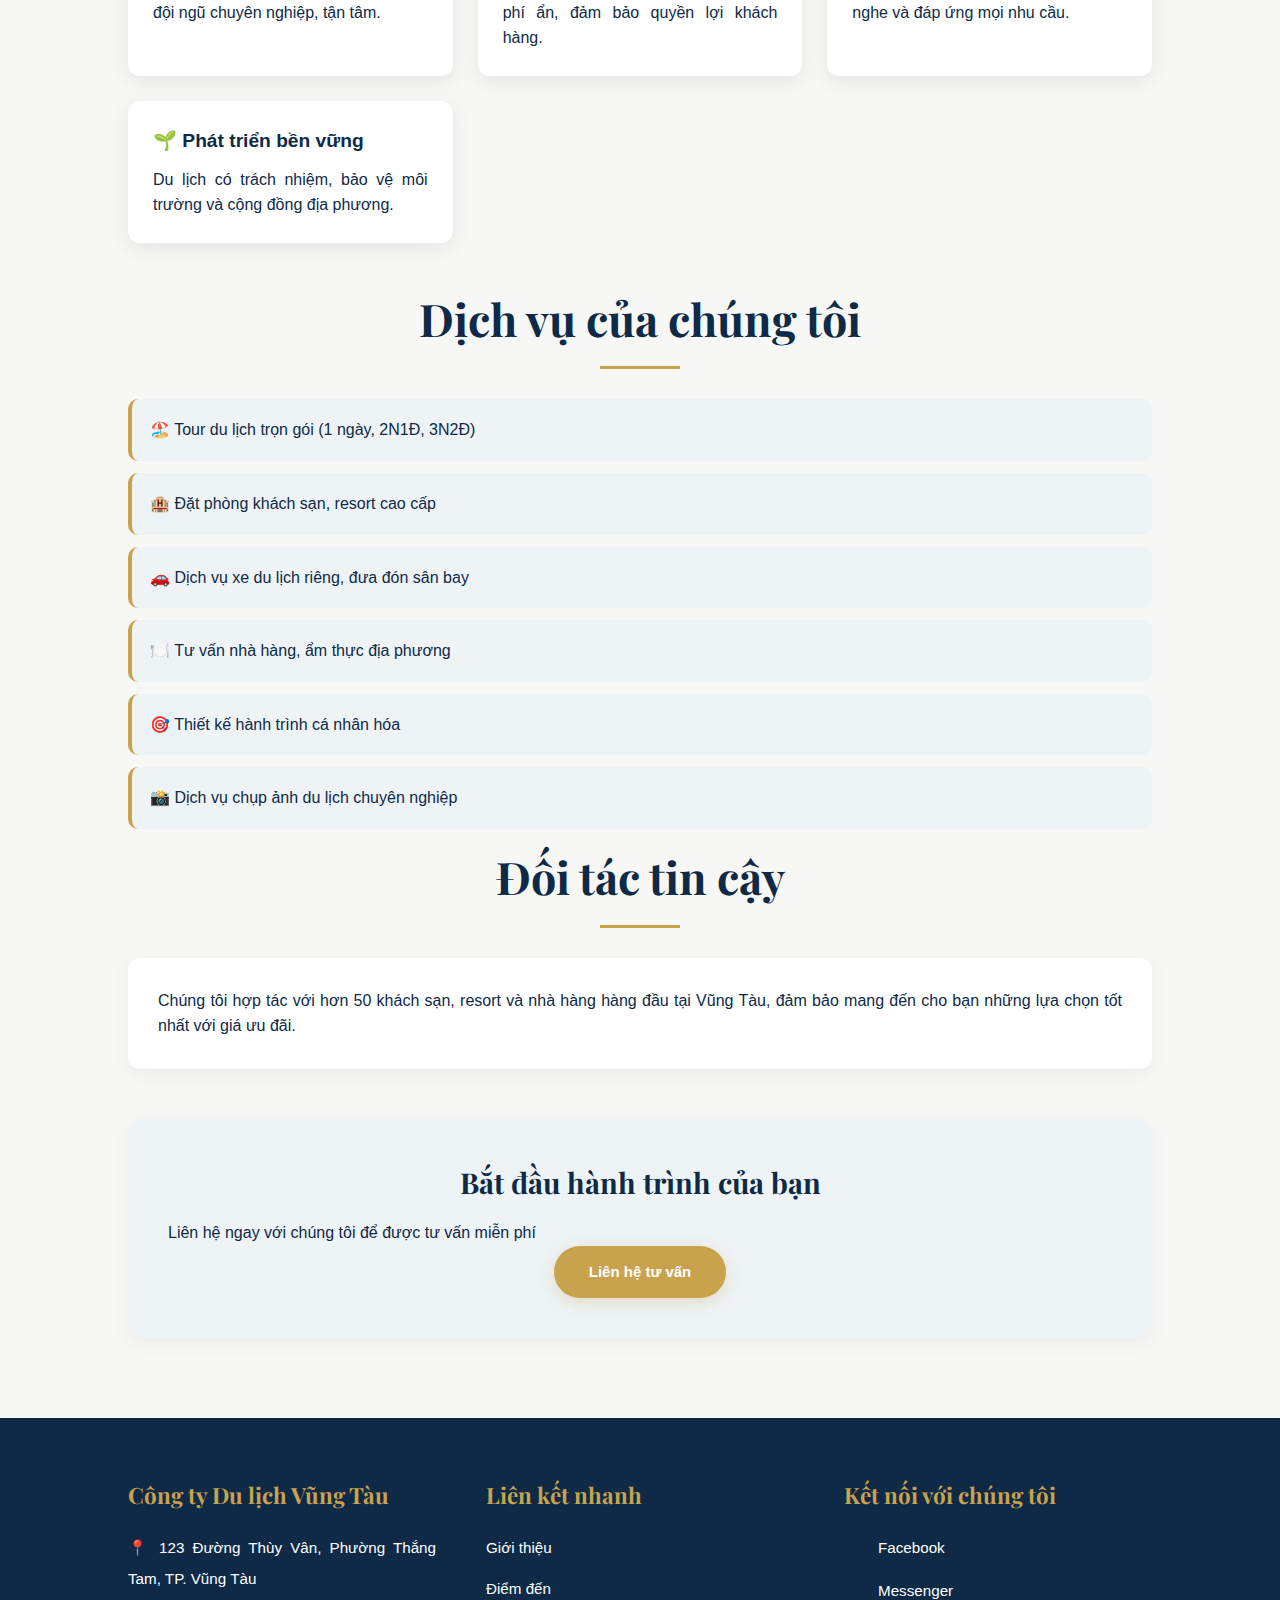
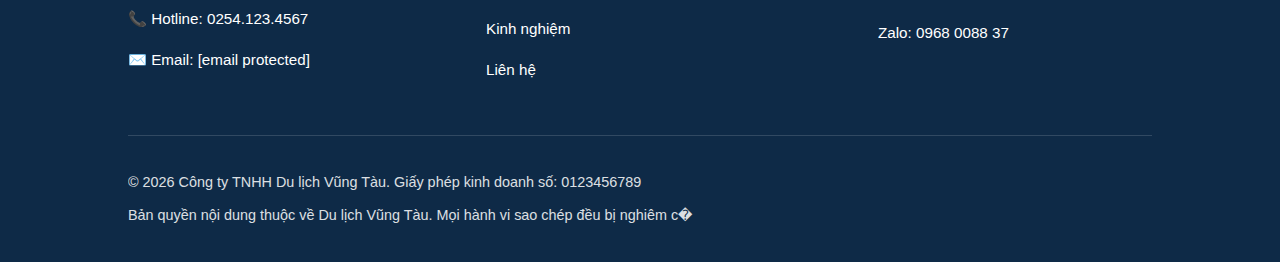
<file: gioithieu.html>
<!DOCTYPE html>
<html lang="vi">
<head>
  <meta charset="UTF-8">
  <title>Giới thiệu | Du lịch Vũng Tàu</title>
  <meta name="viewport" content="width=device-width, initial-scale=1.0"/>
  <!-- ĐÃ SỬA: Sử dụng CSS mới với font SVN-Gilroy -->
  <link rel="stylesheet" href="style/css_updated.css">
  <link href="https://fonts.googleapis.com/css2?family=Playfair+Display:wght@600;700&display=swap" rel="stylesheet">
</head>
<body>

<!-- ĐÃ SỬA: Header sát trên cùng -->
<header>
  <div class="logo-container">
    <!-- GHI CHÚ: Logo tại images/logo.png -->
    <img class="logo-img" src="images/logo.png" alt="Logo Du lịch Vũng Tàu"/>
    <h3>Du lịch Vũng Tàu</h3>
  </div>
  <nav class="menu">
    <a href="index.html">Trang chủ</a>
    <a href="gioithieu.html">Giới thiệu</a>
    <a href="diem_den.html">Điểm đến</a>
    <a href="lich_trinh.html">Lịch trình</a>
    <a href="kinhnghiem.html">Kinh nghiệm</a>
    <a href="lienhe.html">Liên hệ</a>
    <a href="dangnhap.html" class="cta" id="loginBtn">ĐĂNG NHẬP</a>
  </nav>
</header>

<main class="page">
  <!-- ĐÃ SỬA: Thêm class hero-about để có ảnh riêng -->
  <section class="hero small hero-about">
    <!-- GHI CHÚ: Ảnh hero cho trang giới thiệu - images/hero-about.jpg -->
    <div class="hero-content">
      <h1>Về Chúng Tôi</h1>
      <p>Đồng hành cùng hành trình khám phá Vũng Tàu</p>
    </div>
  </section>

  <section class="content about-content">
    <h2>Công ty Du lịch Biển Xanh</h2>
    
    <div class="about-intro">
      <!-- GHI CHÚ: Ảnh công ty - images/about-company.jpg -->
      <img src="images/about-company.jpg" alt="Công ty Du lịch Biển Xanh"/>
      <div>
        <p>
          <strong>Công ty TNHH Du lịch Biển Xanh</strong> là đơn vị tiên phong trong lĩnh vực 
          du lịch nghỉ dưỡng tại Vũng Tàu với hơn 10 năm kinh nghiệm. Chúng tôi tự hào là 
          cầu nối đưa hàng triệu du khách đến với vẻ đẹp biển xanh, cát trắng của thành phố 
          biển quyến rũ này.
        </p>
      </div>
    </div>

    <h2>Tầm nhìn & Sứ mệnh</h2>
    <div class="vision-mission">
      <div class="vm-box">
        <h3>🎯 Tầm nhìn</h3>
        <p>
          Trở thành công ty du lịch hàng đầu Việt Nam về dịch vụ nghỉ dưỡng biển, 
          mang đến trải nghiệm đẳng cấp và đáng nhớ cho mọi du khách.
        </p>
      </div>
      <div class="vm-box">
        <h3>🌟 Sứ mệnh</h3>
        <p>
          Kiến tạo những kỳ nghỉ hoàn hảo, kết nối con người với thiên nhiên, 
          đồng thời bảo tồn và phát triển bền vững du lịch Vũng Tàu.
        </p>
      </div>
    </div>

    <h2>Giá trị cốt lõi</h2>
    <div class="core-values">
      <div class="value-item">
        <h4>✨ Chất lượng hàng đầu</h4>
        <p>Cam kết mang đến dịch vụ tốt nhất với đội ngũ chuyên nghiệp, tận tâm.</p>
      </div>
      <div class="value-item">
        <h4>🤝 Uy tín - Minh bạch</h4>
        <p>Giá cả rõ ràng, không phát sinh chi phí ẩn, đảm bảo quyền lợi khách hàng.</p>
      </div>
      <div class="value-item">
        <h4>❤️ Tận tâm phục vụ</h4>
        <p>Hỗ trợ khách hàng 24/7, luôn lắng nghe và đáp ứng mọi nhu cầu.</p>
      </div>
      <div class="value-item">
        <h4>🌱 Phát triển bền vững</h4>
        <p>Du lịch có trách nhiệm, bảo vệ môi trường và cộng đồng địa phương.</p>
      </div>
    </div>

    <h2>Dịch vụ của chúng tôi</h2>
    <ul class="service-list">
      <li>🏖️ Tour du lịch trọn gói (1 ngày, 2N1Đ, 3N2Đ)</li>
      <li>🏨 Đặt phòng khách sạn, resort cao cấp</li>
      <li>🚗 Dịch vụ xe du lịch riêng, đưa đón sân bay</li>
      <li>🍽️ Tư vấn nhà hàng, ẩm thực địa phương</li>
      <li>🎯 Thiết kế hành trình cá nhân hóa</li>
      <li>📸 Dịch vụ chụp ảnh du lịch chuyên nghiệp</li>
    </ul>

    <h2>Đối tác tin cậy</h2>
    <div class="partners">
      <p>
        Chúng tôi hợp tác với hơn 50 khách sạn, resort và nhà hàng hàng đầu tại Vũng Tàu, 
        đảm bảo mang đến cho bạn những lựa chọn tốt nhất với giá ưu đãi.
      </p>
    </div>

    <div class="cta-box">
      <h3>Bắt đầu hành trình của bạn</h3>
      <p>Liên hệ ngay với chúng tôi để được tư vấn miễn phí</p>
      <a href="lienhe.html" class="btn-gold">Liên hệ tư vấn</a>
    </div>
  </section>
</main>

<!-- FOOTER -->
<footer>
  <div class="footer-content">
    <div class="footer-section">
      <h3>Công ty Du lịch Vũng Tàu</h3>
      <p>📍 123 Đường Thùy Vân, Phường Thắng Tam, TP. Vũng Tàu</p>
      <p>📞 Hotline: <a href="tel:02541234567">0254.123.4567</a></p>
      <p>✉️ Email: <a href="/cdn-cgi/l/email-protection#e68f888089a682938a8f858e90938881928793c89088"><span class="__cf_email__" data-cfemail="650c0b030a250110090c060d13100b021104104b130b">[email&#160;protected]</span></a></p>
    </div>
    
    <div class="footer-section">
      <h3>Liên kết nhanh</h3>
      <p><a href="gioithieu.html">Giới thiệu</a></p>
      <p><a href="diem_den.html">Điểm đến</a></p>
      <p><a href="kinhnghiem.html">Kinh nghiệm</a></p>
      <p><a href="lienhe.html">Liên hệ</a></p>
    </div>
    
    <div class="footer-section">
      <h3>Kết nối với chúng tôi</h3>
      <div class="social-links" style="display: flex; flex-direction: column; gap: 12px;">
        <p style="margin: 0; display: flex; align-items: center; gap: 10px;">
          <a href="https://www.facebook.com/groups/vungtau/" style="display: flex; align-items: center;">
            <img src="images/facebook-icon.png" alt="Facebook" style="width: 24px; height: 24px;">
          </a>
          <span>Facebook</span>
        </p>
        <p style="margin: 0; display: flex; align-items: center; gap: 10px;">
          <a href="https://www.messenger.com/t/110119428061395" style="display: flex; align-items: center;">
            <img src="images/messenger-icon.png" alt="Messenger" style="width: 24px; height: 24px;">
          </a>
          <span>Messenger</span>
        </p>
        <p style="margin: 0; display: flex; align-items: center; gap: 10px;">
          <a href="#" style="display: flex; align-items: center;">
            <img src="images/zalo-icon.png" alt="Zalo" style="width: 24px; height: 24px;">
          </a>
          <span>Zalo: 0968 0088 37</span>
        </p>
      </div>
    </div>
  </div>
  </div>
  
  <div class="footer-bottom">
    <p>© 2026 Công ty TNHH Du lịch Vũng Tàu. Giấy phép kinh doanh số: 0123456789</p>
    <p>Bản quyền nội dung thuộc về Du lịch Vũng Tàu. Mọi hành vi sao chép đều bị nghiêm c�
<script src="scripts/taitrang.js"></script>
</file>
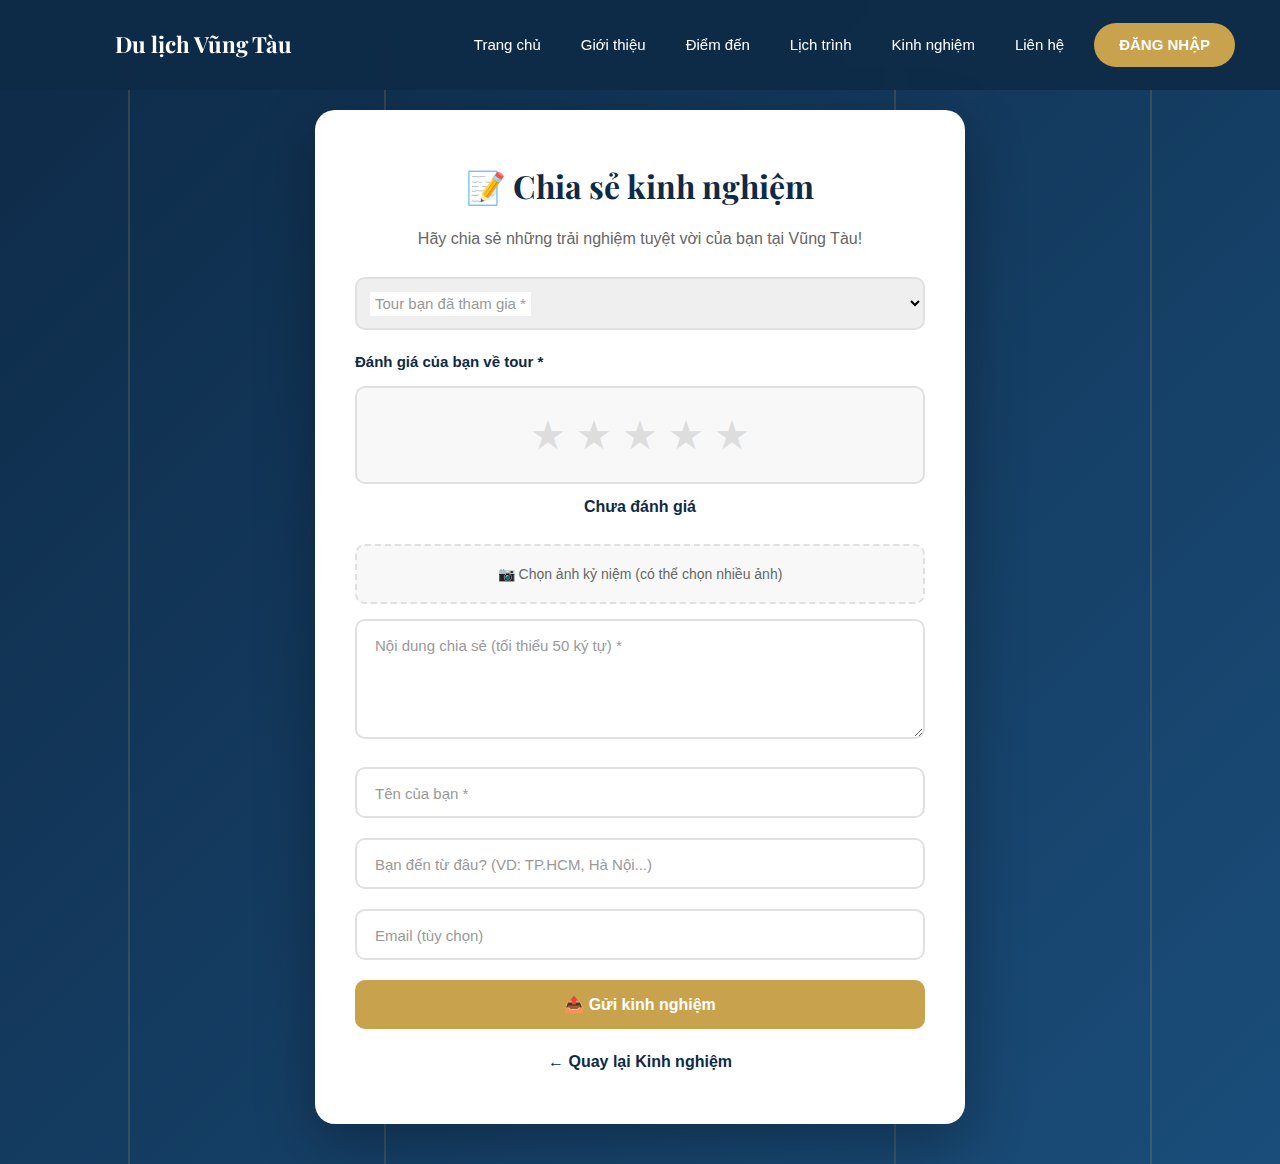
<file: guikinhnghiem.html>
<!doctype html>
<html lang="vi">
<head>
<meta charset="utf-8">
<title>Gửi kinh nghiệm | Du lịch Vũng Tàu</title>
<meta name="viewport" content="width=device-width, initial-scale=1.0"/>
<link rel="stylesheet" href="style/css_updated.css">
<link href="https://fonts.googleapis.com/css2?family=Playfair+Display:wght@600;700&display=swap" rel="stylesheet">
<style>
/* Container gradient background */
.container {
  min-height: 100vh;
  display: flex;
  align-items: center;
  justify-content: center;
  background: linear-gradient(135deg, var(--navy) 0%, #1a4d7a 100%);
  position: relative;
  overflow: hidden;
  padding: 110px 20px 40px 20px;
}

.borderline {
  position: absolute;
  width: 2px;
  height: 100%;
  background: rgba(201, 162, 77, 0.2);
  animation: slideDown 3s ease-in-out infinite;
}

.borderline:nth-child(1) { left: 10%; animation-delay: 0s; }
.borderline:nth-child(2) { left: 30%; animation-delay: 0.5s; }
.borderline:nth-child(3) { right: 30%; animation-delay: 1s; }
.borderline:nth-child(4) { right: 10%; animation-delay: 1.5s; }

@keyframes slideDown {
  0%, 100% { transform: translateY(-100%); }
  50% { transform: translateY(100%); }
}

form {
  background: white;
  padding: 50px 40px;
  border-radius: 20px;
  box-shadow: 0 20px 60px rgba(0,0,0,0.3);
  max-width: 650px;
  width: 100%;
  position: relative;
  z-index: 10;
}

form h1 {
  color: var(--navy);
  margin-bottom: 15px;
  font-family: 'Playfair Display', serif;
  font-size: 2rem;
  text-align: center;
}

form > p {
  color: #666;
  margin-bottom: 25px;
  line-height: 1.6;
  text-align: center;
}

.input-container {
  position: relative;
  margin-bottom: 20px;
}

.input-container input,
.input-container textarea,
.input-container select {
  width: 100%;
  padding: 15px;
  border: 2px solid #e0e0e0;
  border-radius: 10px;
  font-size: 15px;
  transition: all 0.3s ease;
  font-family: 'SVN-Gilroy', sans-serif;
}

.input-container textarea {
  resize: vertical;
  min-height: 120px;
}

.input-container input:focus,
.input-container textarea:focus,
.input-container select:focus {
  outline: none;
  border-color: var(--gold);
  box-shadow: 0 0 0 3px rgba(201, 162, 77, 0.1);
}

.input-container label {
  position: absolute;
  left: 15px;
  top: 15px;
  color: #999;
  pointer-events: none;
  transition: all 0.3s ease;
  background: white;
  padding: 0 5px;
  font-size: 15px;
}

.input-container input:focus + label,
.input-container textarea:focus + label,
.input-container select:focus + label,
.input-container input:not(:placeholder-shown) + label,
.input-container textarea:not(:placeholder-shown) + label {
  top: -10px;
  font-size: 12px;
  color: var(--gold);
}

/* 📷 UPLOAD NHIỀU ẢNH */
.file-label {
  display: block;
  width: 100%;
  padding: 15px;
  border: 2px dashed #e0e0e0;
  border-radius: 10px;
  text-align: center;
  cursor: pointer;
  transition: all 0.3s ease;
  background: #f8f8f8;
  margin-bottom: 15px;
}

.file-label:hover {
  border-color: var(--gold);
  background: #fff;
}

.file-label input {
  display: none;
}

.file-label span {
  color: #666;
  font-size: 14px;
}

.file-label.has-file {
  border-color: var(--gold);
  background: #fffbf0;
}

.file-label.has-file span {
  color: var(--navy);
  font-weight: 600;
}

/* Container chứa preview nhiều ảnh */
.images-preview-container {
  display: grid;
  grid-template-columns: repeat(auto-fill, minmax(150px, 1fr));
  gap: 15px;
  margin-bottom: 20px;
  padding: 15px;
  background: #f8f8f8;
  border-radius: 10px;
  min-height: 100px;
  display: none;
}

.images-preview-container.active {
  display: grid;
}

.preview-item {
  position: relative;
  border-radius: 10px;
  overflow: hidden;
  box-shadow: 0 2px 8px rgba(0,0,0,0.1);
}

.preview-item img {
  width: 100%;
  height: 150px;
  object-fit: cover;
  display: block;
}

.remove-image {
  position: absolute;
  top: 5px;
  right: 5px;
  background: rgba(255, 0, 0, 0.8);
  color: white;
  border: none;
  border-radius: 50%;
  width: 25px;
  height: 25px;
  cursor: pointer;
  font-size: 16px;
  line-height: 1;
  transition: all 0.3s;
}

.remove-image:hover {
  background: rgba(255, 0, 0, 1);
  transform: scale(1.1);
}

.image-count {
  text-align: center;
  color: var(--navy);
  font-weight: 600;
  margin-bottom: 10px;
}

/* ⭐ RATING STARS */
.rating-container {
  margin-bottom: 25px;
}

.rating-label {
  display: block;
  margin-bottom: 12px;
  color: var(--navy);
  font-weight: 600;
  font-size: 15px;
}

.stars {
  display: flex;
  gap: 10px;
  justify-content: center;
  padding: 15px;
  background: #f8f8f8;
  border-radius: 10px;
  border: 2px solid #e0e0e0;
  transition: all 0.3s;
}

.stars:hover {
  border-color: var(--gold);
  background: #fffbf0;
}

.star {
  font-size: 40px;
  cursor: pointer;
  transition: all 0.2s ease;
  color: #ddd;
  user-select: none;
}

.star:hover,
.star.active {
  color: var(--gold);
  transform: scale(1.2);
}

.star:hover ~ .star {
  color: #ddd;
  transform: scale(1);
}

.rating-text {
  text-align: center;
  margin-top: 10px;
  color: var(--navy);
  font-weight: 600;
  font-size: 16px;
}

.btn-submit {
  width: 100%;
  padding: 15px;
  background: var(--gold);
  color: white;
  border: none;
  border-radius: 10px;
  font-size: 16px;
  font-weight: bold;
  cursor: pointer;
  transition: all 0.3s ease;
  font-family: 'SVN-Gilroy', sans-serif;
}

.btn-submit:hover {
  background: #b8923d;
  transform: translateY(-2px);
  box-shadow: 0 5px 15px rgba(201, 162, 77, 0.3);
}

.btn-submit:active {
  transform: translateY(0);
}

/* 🎉 SUCCESS MODAL */
.success-modal {
  display: none;
  position: fixed;
  top: 0;
  left: 0;
  width: 100%;
  height: 100%;
  background: rgba(0, 0, 0, 0.8);
  z-index: 10000;
  justify-content: center;
  align-items: center;
}

.success-modal-content {
  background: white;
  padding: 40px;
  border-radius: 20px;
  text-align: center;
  max-width: 500px;
  width: 90%;
  animation: successPop 0.4s ease;
}

@keyframes successPop {
  0% { transform: scale(0.5); opacity: 0; }
  50% { transform: scale(1.05); }
  100% { transform: scale(1); opacity: 1; }
}

.success-icon {
  font-size: 80px;
  color: #4CAF50;
  margin-bottom: 20px;
}

.success-modal-content h2 {
  color: var(--navy);
  margin-bottom: 15px;
  font-family: 'Playfair Display', serif;
}

.success-modal-content p {
  color: #666;
  line-height: 1.6;
  margin-bottom: 25px;
}

.btn-close-modal {
  padding: 12px 30px;
  background: var(--gold);
  color: white;
  border: none;
  border-radius: 8px;
  font-size: 15px;
  font-weight: 600;
  cursor: pointer;
  transition: all 0.3s;
}

.btn-close-modal:hover {
  background: #b8923d;
  transform: translateY(-2px);
}
</style>
</head>

<body>
<header>
  <div class="logo-container">
    <img class="logo-img" src="images/logo.png" alt="Logo Du lịch Vũng Tàu"/>
    <h3>Du lịch Vũng Tàu</h3>
  </div>
  <nav class="menu">
    <a href="index.html">Trang chủ</a>
    <a href="gioithieu.html">Giới thiệu</a>
    <a href="diem_den.html">Điểm đến</a>
    <a href="lich_trinh.html">Lịch trình</a>
    <a href="kinhnghiem.html">Kinh nghiệm</a>
    <a href="lienhe.html">Liên hệ</a>
    <a href="dangnhap.html" class="cta" id="loginBtn">ĐĂNG NHẬP</a>
  </nav>
</header>

<div class="container">
  <div class="borderline"></div>
  <div class="borderline"></div>
  <div class="borderline"></div>
  <div class="borderline"></div>
  
  <form id="experienceForm">
    <h1>📝 Chia sẻ kinh nghiệm</h1>
    <p>Hãy chia sẻ những trải nghiệm tuyệt vời của bạn tại Vũng Tàu!</p>
    
    <!-- Tour đã chọn -->
    <div class="input-container">
      <select id="tourSelected" required>
        <option value="">--  --</option>
        <option value="Tour 1 Ngày Vũng Tàu">🌊 Tour 1 Ngày Vũng Tàu</option>
        <option value="Tour 2 Ngày 1 Đêm">🏖️ Tour 2 Ngày 1 Đêm</option>
        <option value="Tour 3 Ngày 2 Đêm">🌴 Tour 3 Ngày 2 Đêm</option>
        <option value="Tour Gia Đình 2N1Đ">👨‍👩‍👧‍👦 Tour Gia Đình 2N1Đ</option>
        <option value="Tour Team Building 2N1Đ">🎯 Tour Team Building 2N1Đ</option>
        <option value="Tour Honeymoon 3N2Đ">💑 Tour Honeymoon 3N2Đ</option>
      </select>
      <label for="tourSelected">Tour bạn đã tham gia *</label>
    </div>
    
    <!-- ⭐ Đánh giá 5 sao -->
    <div class="rating-container">
      <span class="rating-label">Đánh giá của bạn về tour *</span>
      <div class="stars" id="starRating">
        <span class="star" data-value="1">★</span>
        <span class="star" data-value="2">★</span>
        <span class="star" data-value="3">★</span>
        <span class="star" data-value="4">★</span>
        <span class="star" data-value="5">★</span>
      </div>
      <div class="rating-text" id="ratingText">Chưa đánh giá</div>
      <input type="hidden" id="ratingValue" value="0"/>
    </div>
    
    <!-- 📷 Upload NHIỀU ảnh -->
    <label class="file-label" id="fileLabel">
      <input type="file" id="imageUpload" accept="image/*" multiple/>
      <span id="fileName">📷 Chọn ảnh kỷ niệm (có thể chọn nhiều ảnh)</span>
    </label>
    
    <!-- Preview nhiều ảnh -->
    <div class="image-count" id="imageCount" style="display:none;"></div>
    <div class="images-preview-container" id="imagesPreview"></div>
    
    <!-- Nội dung chia sẻ -->
    <div class="input-container">
      <textarea id="content" placeholder=" " required></textarea>
      <label for="content">Nội dung chia sẻ (tối thiểu 50 ký tự) *</label>
    </div>
    
    <!-- Tên người gửi -->
    <div class="input-container">
      <input type="text" id="authorName" placeholder=" " required/>
      <label for="authorName">Tên của bạn *</label>
    </div>
    
    <!-- Đến từ đâu -->
    <div class="input-container">
      <input type="text" id="location" placeholder=" "/>
      <label for="location">Bạn đến từ đâu? (VD: TP.HCM, Hà Nội...)</label>
    </div>
    
    <!-- Email -->
    <div class="input-container">
      <input type="email" id="authorEmail" placeholder=" "/>
      <label for="authorEmail">Email (tùy chọn)</label>
    </div>
    
    <button type="submit" class="btn-submit">📤 Gửi kinh nghiệm</button>
    
    <div style="text-align: center; margin-top: 20px;">
      <a href="kinhnghiem.html" style="color: var(--navy); text-decoration: none; font-weight: 600;">← Quay lại Kinh nghiệm</a>
    </div>
  </form>
</div>

<!-- 🎉 SUCCESS MODAL -->
<div class="success-modal" id="successModal">
  <div class="success-modal-content">
    <div class="success-icon">✅</div>
    <h2>Gửi kinh nghiệm thành công!</h2>
    <p id="successMessage"></p>
    <button class="btn-close-modal" id="closeSuccessModal">Xem kinh nghiệm</button>
  </div>
</div>

<script>
/* ⭐ XỬ LÝ RATING 5 SAO */
const stars = document.querySelectorAll('.star');
const ratingValue = document.getElementById('ratingValue');
const ratingText = document.getElementById('ratingText');

const ratingTexts = {
  0: 'Chưa đánh giá',
  1: '⭐ Rất tệ',
  2: '⭐⭐ Tệ',
  3: '⭐⭐⭐ Bình thường',
  4: '⭐⭐⭐⭐ Tốt',
  5: '⭐⭐⭐⭐⭐ Tuyệt vời!'
};

let selectedRating = 0;

stars.forEach(star => {
  star.addEventListener('mouseenter', function() {
    const value = parseInt(this.getAttribute('data-value'));
    highlightStars(value);
  });
  
  star.addEventListener('click', function() {
    selectedRating = parseInt(this.getAttribute('data-value'));
    ratingValue.value = selectedRating;
    ratingText.textContent = ratingTexts[selectedRating];
    ratingText.style.color = 'var(--gold)';
  });
});

document.getElementById('starRating').addEventListener('mouseleave', function() {
  highlightStars(selectedRating);
});

function highlightStars(count) {
  stars.forEach((star, index) => {
    if (index < count) {
      star.classList.add('active');
    } else {
      star.classList.remove('active');
    }
  });
}

/* ============================================
   📷 XỬ LÝ UPLOAD NHIỀU ẢNH
   ============================================ */

const fileInput = document.getElementById('imageUpload');
const fileLabel = document.getElementById('fileLabel');
const fileName = document.getElementById('fileName');
const imagesPreview = document.getElementById('imagesPreview');
const imageCount = document.getElementById('imageCount');

// Mảng lưu trữ các file ảnh đã chọn
let selectedImages = [];

fileInput.addEventListener('change', function(e) {
  const files = Array.from(e.target.files);
  
  if (files.length === 0) return;
  
  // Xử lý từng file
  files.forEach(file => {
    // ✅ VALIDATION
    if (!file.type.match('image.*')) {
      alert('⚠️ File "' + file.name + '" không phải là ảnh!');
      return;
    }
    
    if (file.size > 5 * 1024 * 1024) {
      alert('⚠️ File "' + file.name + '" quá lớn (> 5MB)!');
      return;
    }
    
    // Đọc file thành base64
    const reader = new FileReader();
    reader.onload = function(e) {
      // Thêm vào mảng selectedImages
      selectedImages.push({
        name: file.name,
        data: e.target.result,
        size: file.size
      });
      
      // Cập nhật UI
      updateImagesPreview();
    };
    reader.readAsDataURL(file);
  });
  
  // Reset input để có thể chọn lại cùng file
  fileInput.value = '';
});

function updateImagesPreview() {
  // Hiển thị số lượng ảnh
  const count = selectedImages.length;
  
  if (count === 0) {
    imagesPreview.classList.remove('active');
    imageCount.style.display = 'none';
    fileName.textContent = '📷 Chọn ảnh kỷ niệm (có thể chọn nhiều ảnh)';
    fileLabel.classList.remove('has-file');
    return;
  }
  
  imageCount.style.display = 'block';
  imageCount.textContent = `📸 Đã chọn ${count} ảnh`;
  fileName.textContent = `📷 Chọn thêm ảnh (đã có ${count} ảnh)`;
  fileLabel.classList.add('has-file');
  imagesPreview.classList.add('active');
  
  // Render preview
  imagesPreview.innerHTML = '';
  selectedImages.forEach((img, index) => {
    const previewItem = document.createElement('div');
    previewItem.className = 'preview-item';
    previewItem.innerHTML = `
      <img src="${img.data}" alt="${img.name}"/>
      <button type="button" class="remove-image" data-index="${index}">×</button>
    `;
    imagesPreview.appendChild(previewItem);
  });
  
  // Gắn event xóa ảnh
  document.querySelectorAll('.remove-image').forEach(btn => {
    btn.addEventListener('click', function() {
      const index = parseInt(this.getAttribute('data-index'));
      selectedImages.splice(index, 1);
      updateImagesPreview();
    });
  });
}

/* ============================================
   📝 XỬ LÝ SUBMIT FORM
   ============================================ */

document.getElementById('experienceForm').addEventListener('submit', function(e) {
  e.preventDefault();
  
  const tourSelected = document.getElementById('tourSelected').value;
  const rating = parseInt(ratingValue.value);
  const content = document.getElementById('content').value.trim();
  const authorName = document.getElementById('authorName').value.trim();
  const location = document.getElementById('location').value.trim();
  const authorEmail = document.getElementById('authorEmail').value.trim();
  
  // ✅ VALIDATION
  if (!tourSelected) {
    alert('⚠️ Vui lòng chọn tour bạn đã tham gia!');
    return;
  }
  
  if (rating === 0) {
    alert('⚠️ Vui lòng đánh giá tour bằng cách click vào số sao!');
    return;
  }
  
  if (!content || content.length < 50) {
    alert('⚠️ Nội dung chia sẻ quá ngắn!\n\nVui lòng viết ít nhất 50 ký tự.\nHiện tại: ' + content.length + ' ký tự');
    return;
  }
  
  if (!authorName) {
    alert('⚠️ Vui lòng nhập tên của bạn!');
    return;
  }
  
  if (selectedImages.length === 0) {
    alert('⚠️ Vui lòng chọn ít nhất 1 ảnh kỷ niệm!');
    return;
  }
  
  /* ============================================
     💾 LƯU DỮ LIỆU VÀO LOCALSTORAGE
     ============================================ */
  
  const experienceData = {
    id: Date.now(),
    tourName: tourSelected,
    rating: rating,
    ratingText: ratingTexts[rating],
    content: content,
    author: authorName,
    location: location || 'Không cung cấp',
    email: authorEmail || 'Không cung cấp',
    images: selectedImages, // Mảng chứa nhiều ảnh
    imageCount: selectedImages.length,
    date: new Date().toLocaleDateString('vi-VN'),
    timestamp: Date.now()
  };
  
  // Lưu vào LocalStorage
  let experiences = JSON.parse(localStorage.getItem('experiences') || '[]');
  experiences.unshift(experienceData);
  
  if (experiences.length > 50) {
    experiences = experiences.slice(0, 50);
  }
  
  localStorage.setItem('experiences', JSON.stringify(experiences));
  
  // 🎉 HIỂN THỊ SUCCESS MODAL
  const successMessage = document.getElementById('successMessage');
  successMessage.innerHTML = `
    <strong>🎯 Tour:</strong> ${tourSelected}<br>
    <strong>⭐ Đánh giá:</strong> ${ratingTexts[rating]}<br>
    <strong>👤 Người gửi:</strong> ${authorName}<br>
    ${location ? '<strong>📍 Đến từ:</strong> ' + location + '<br>' : ''}
    <strong>📷 Số ảnh:</strong> ${selectedImages.length} ảnh<br>
    <strong>📅 Ngày:</strong> ${new Date().toLocaleDateString('vi-VN')}<br><br>
    Cảm ơn bạn đã chia sẻ! Kinh nghiệm của bạn sẽ xuất hiện trong trang "Kinh nghiệm".
  `;
  
  document.getElementById('successModal').style.display = 'flex';
});

// Đóng modal và chuyển trang
document.getElementById('closeSuccessModal').addEventListener('click', function() {
  window.location.href = 'kinhnghiem.html';
});

/* 🔐 Auth đã gộp vào taitrang.js – không cần ở đây nữa */
</script>

<script src="scripts/taitrang.js"></script>
</body>
</html>
</file>
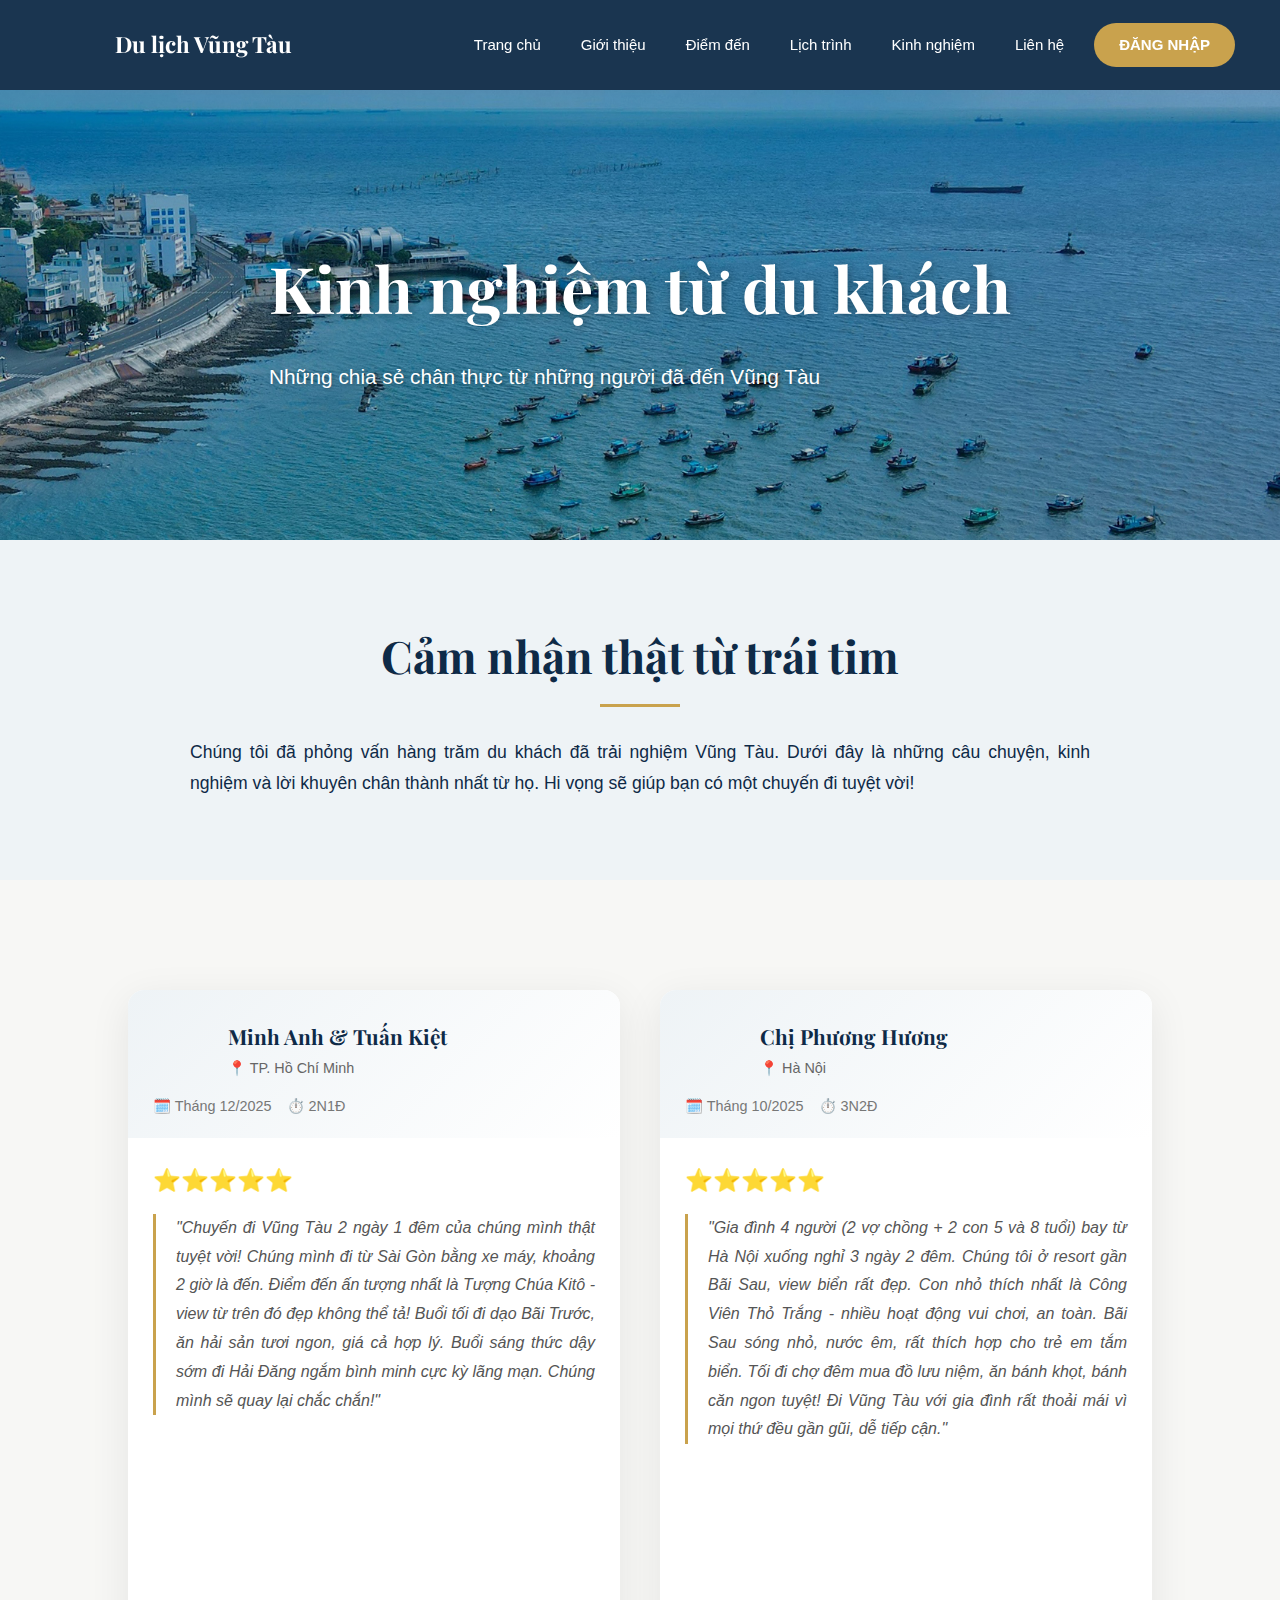
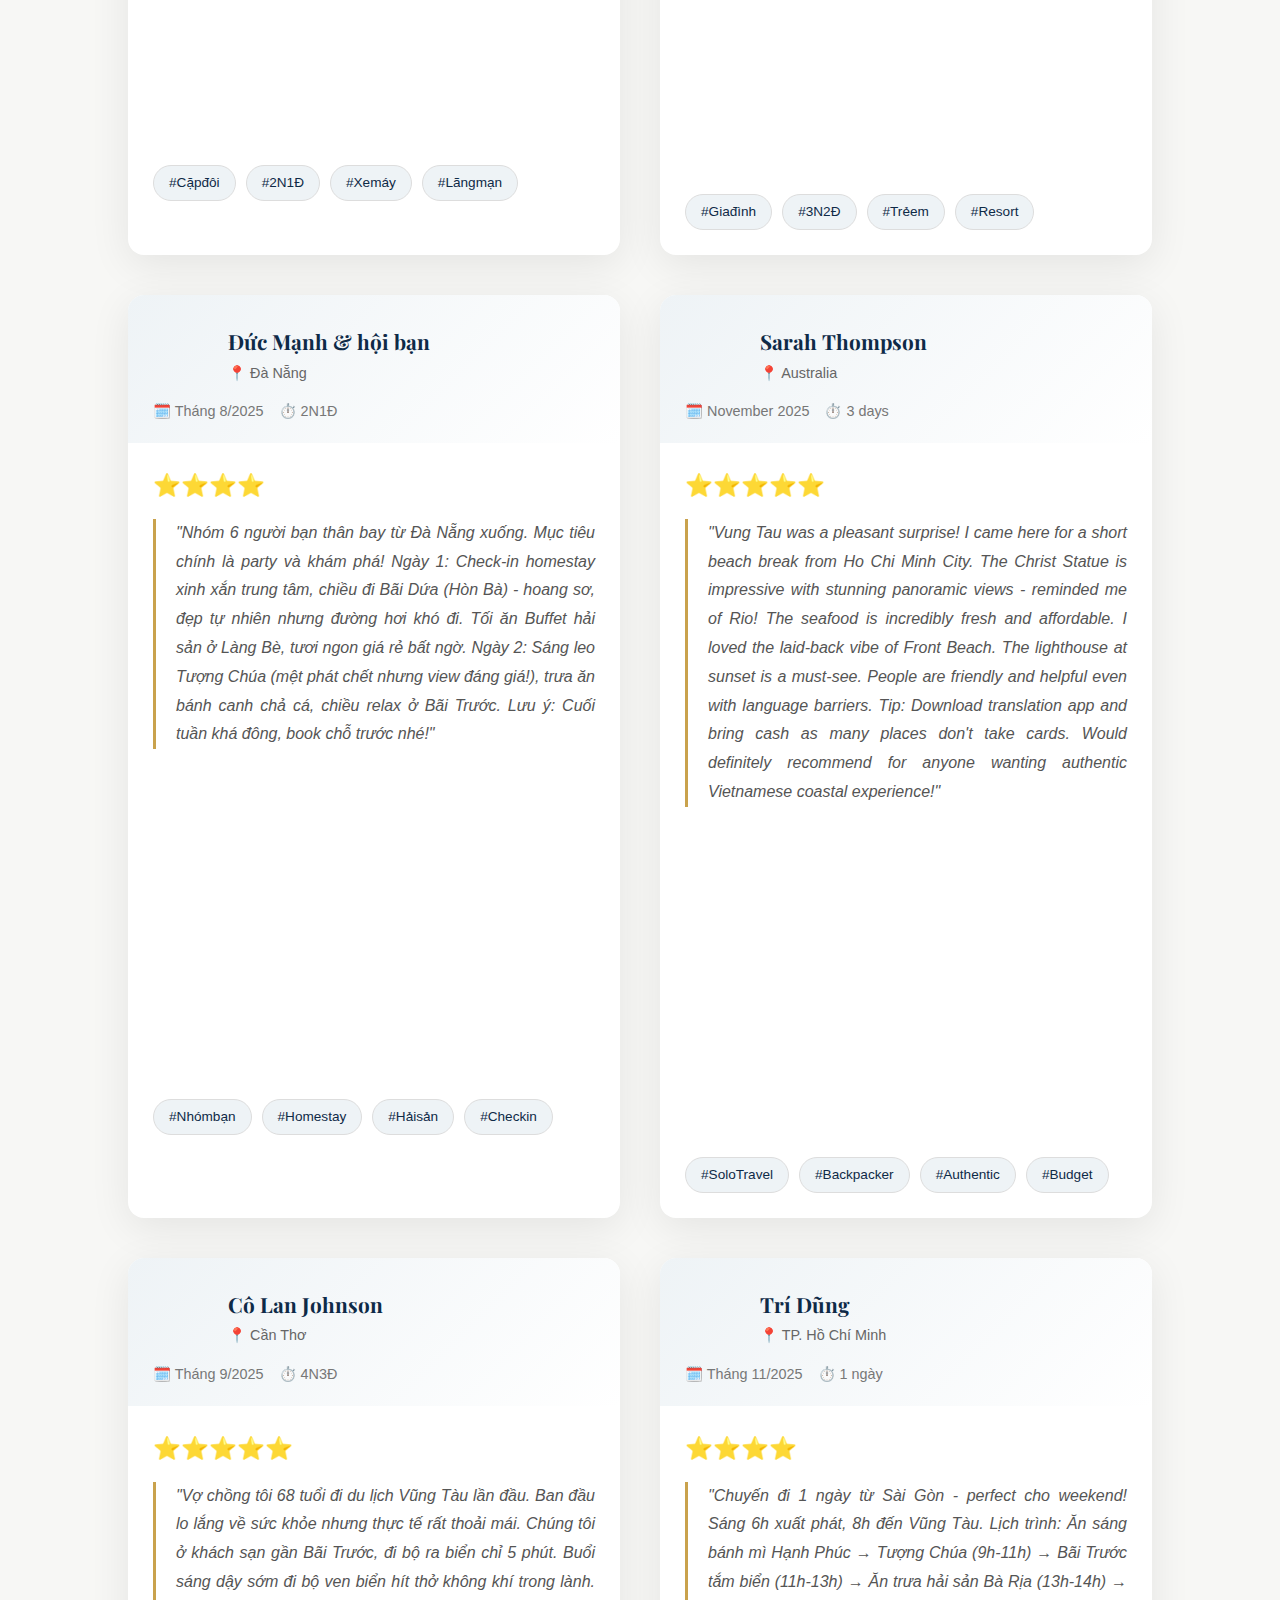
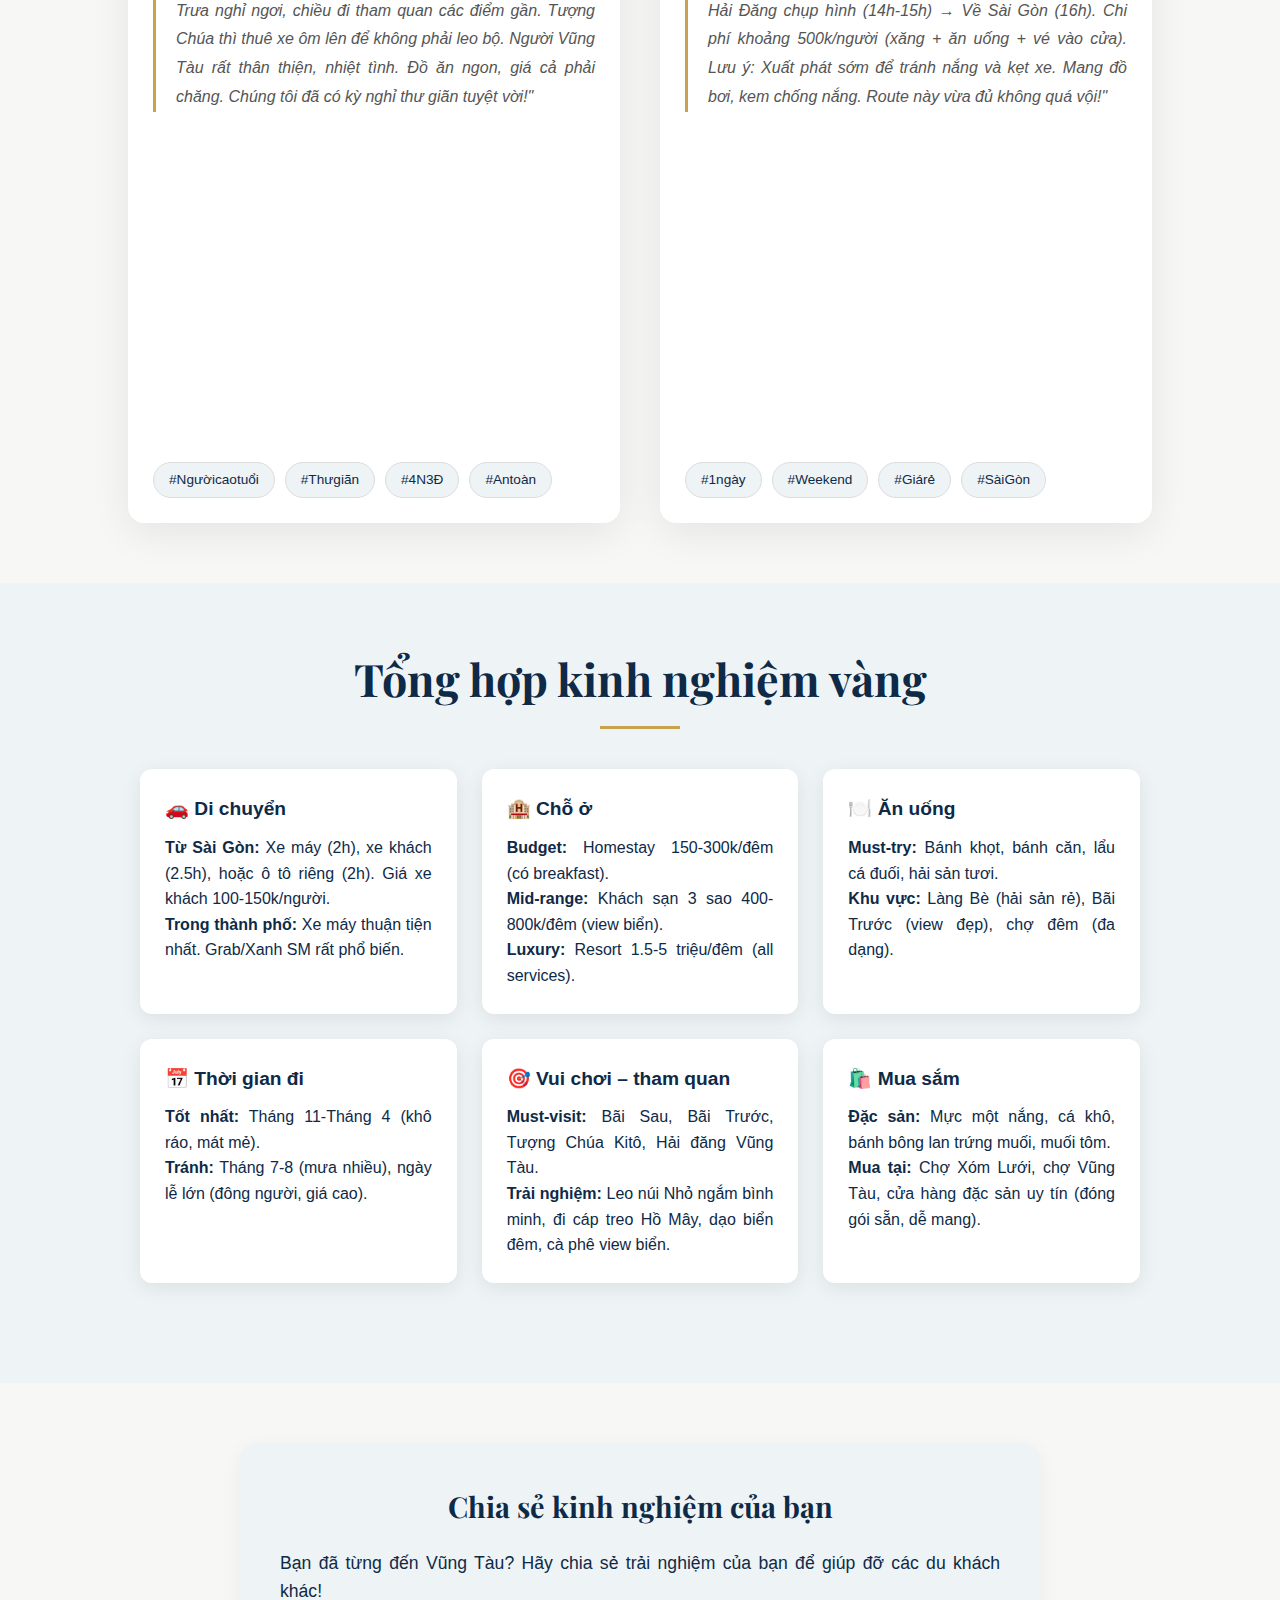
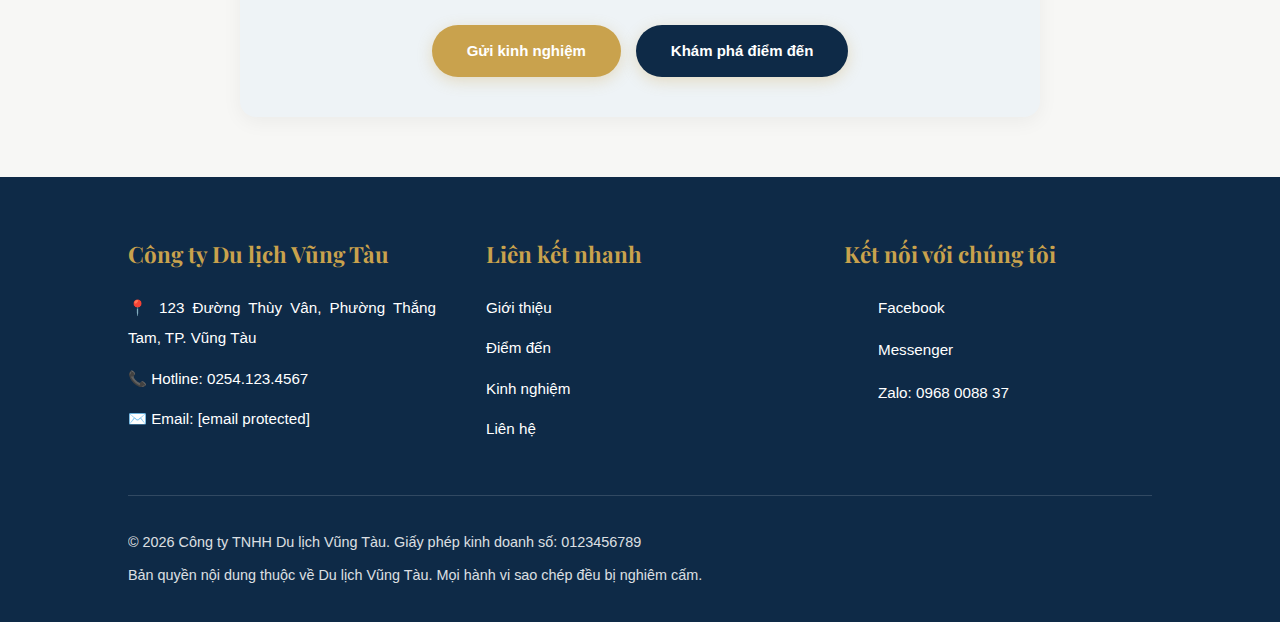
<file: kinhnghiem.html>
<!DOCTYPE html>
<html lang="vi">
<head>
  <meta charset="UTF-8">
  <title>Kinh nghiệm du lịch | Du lịch Vũng Tàu</title>
  <meta name="viewport" content="width=device-width, initial-scale=1.0"/>
  <!-- ĐÃ SỬA: Sử dụng CSS mới với font SVN-Gilroy -->
  <link rel="stylesheet" href="style/css_updated.css">
  <link href="https://fonts.googleapis.com/css2?family=Playfair+Display:wght@600;700&display=swap" rel="stylesheet">
</head>
<body>

<!-- ĐÃ SỬA: Header sát trên cùng -->
<header>
  <div class="logo-container">
    <!-- GHI CHÚ: Logo tại images/logo.png -->
    <img class="logo-img" src="images/logo.png" alt="Logo Du lịch Vũng Tàu"/>
    <h3>Du lịch Vũng Tàu</h3>
  </div>
  <nav class="menu">
    <a href="index.html">Trang chủ</a>
    <a href="gioithieu.html">Giới thiệu</a>
    <a href="diem_den.html">Điểm đến</a>
    <a href="lich_trinh.html">Lịch trình</a>
    <a href="kinhnghiem.html">Kinh nghiệm</a>
    <a href="lienhe.html">Liên hệ</a>
    <a href="dangnhap.html" class="cta" id="loginBtn">ĐĂNG NHẬP</a>
  </nav>
</header>

<main>
  <section class="hero small hero-experience">
    <!-- GHI CHÚ: Ảnh hero cho trang kinh nghiệm - images/kinhnghiem-hero.jpg -->
    <div class="hero-content">
      <h1>Kinh nghiệm từ du khách</h1>
      <p>Những chia sẻ chân thực từ những người đã đến Vũng Tàu</p>
    </div>
  </section>

  <!-- ĐÃ SỬA: Phần giới thiệu -->
  <section class="intro">
    <h2>Cảm nhận thật từ trái tim</h2>
    <p style="max-width: 900px; margin: 0 auto; font-size: 1.1rem; line-height: 1.8;">
      Chúng tôi đã phỏng vấn hàng trăm du khách đã trải nghiệm Vũng Tàu. 
      Dưới đây là những câu chuyện, kinh nghiệm và lời khuyên chân thành nhất từ họ. 
      Hi vọng sẽ giúp bạn có một chuyến đi tuyệt vời!
    </p>
  </section>

  <!-- ĐÃ SỬA: Grid hiển thị các kinh nghiệm -->
  <section style="padding: 60px 10%;">
    <div class="experience-grid">
      
      <!-- KINH NGHIỆM 1: Cặp đôi trẻ -->
      <article class="experience-card">
        <div class="experience-header">
          <div class="user-info">
            <!-- GHI CHÚ: Avatar người dùng - images/avatar-1.jpg -->
            <img src="images/hinhdaidien/nam2.png" alt="Minh Anh" class="user-avatar"/>
            <div class="user-details">
              <h3>Minh Anh & Tuấn Kiệt</h3>
              <p class="user-location">📍 TP. Hồ Chí Minh</p>
            </div>
          </div>
          <div class="trip-info">
            <span>🗓️ Tháng 12/2025</span>
            <span>⏱️ 2N1Đ</span>
          </div>
        </div>
        
        <div class="experience-content">
          <div class="rating">⭐⭐⭐⭐⭐</div>
          <div class="experience-text">
            "Chuyến đi Vũng Tàu 2 ngày 1 đêm của chúng mình thật tuyệt vời! Chúng mình đi từ Sài Gòn bằng xe máy, 
            khoảng 2 giờ là đến. Điểm đến ấn tượng nhất là Tượng Chúa Kitô  - view từ trên đó đẹp không thể tả! 
            Buổi tối đi dạo Bãi Trước, ăn hải sản tươi ngon, giá cả hợp lý. Buổi sáng thức dậy sớm đi Hải Đăng 
          ngắm bình minh cực kỳ lãng mạn. Chúng mình sẽ quay lại chắc chắn!" </div>
          
          <!-- GHI CHÚ: Ảnh kinh nghiệm từ du khách 1 -->
          <!-- - images/exp-1-1.jpg, exp-1-2.jpg, exp-1-3.jpg -->
          <div class="experience-images">
            <img src="images/exp-1-1.jpg" alt="Ảnh 1 từ Minh Anh"/>
            <img src="images/kinh-nghiem-di-vung-tau-2-nguoi-tu-sai-gon-7.png" alt="Ảnh 2 từ Minh Anh"/>
            <img src="images/Tuong-dai-Chua-Kito-Vua-15.jpg" alt="Ảnh 3 từ Minh Anh"/>
            <img src="images/vung-tau-ve-dem-8.jpg" alt="Ảnh 4 từ Minh Anh"/>
          </div>
          
          <div class="tags">
            <span class="tag">#Cặpđôi</span>
            <span class="tag">#2N1Đ</span>
            <span class="tag">#Xemáy</span>
            <span class="tag">#Lãngmạn</span>
          </div>
        </div>
      </article>

      <!-- KINH NGHIỆM 2: Gia đình có con nhỏ -->
      <article class="experience-card">
        <div class="experience-header">
          <div class="user-info">
            <!-- GHI CHÚ: Avatar - images/avatar-2.jpg -->
            <img src="images/hinhdaidien/nu1.png" alt="Chị Hương" class="user-avatar" />
            <div class="user-details">
              <h3>Chị Phương Hương</h3>
              <p class="user-location">📍 Hà Nội</p>
            </div>
          </div>
          <div class="trip-info">
            <span>🗓️ Tháng 10/2025</span>
            <span>⏱️ 3N2Đ</span>
          </div>
        </div>
        
        <div class="experience-content">
          <div class="rating">⭐⭐⭐⭐⭐</div>
          <div class="experience-text">
            "Gia đình 4 người (2 vợ chồng + 2 con 5 và 8 tuổi) bay từ Hà Nội xuống nghỉ 3 ngày 2 đêm. 
            Chúng tôi ở resort gần Bãi Sau, view biển rất đẹp. Con nhỏ thích nhất là Công Viên Thỏ Trắng - 
            nhiều hoạt động vui chơi, an toàn. Bãi Sau sóng nhỏ, nước êm, rất thích hợp cho trẻ em tắm biển. 
            Tối đi chợ đêm mua đồ lưu niệm, ăn bánh khọt, bánh căn ngon tuyệt! Đi Vũng Tàu với gia đình rất 
            thoải mái vì mọi thứ đều gần gũi, dễ tiếp cận."
          </div>
          
          <!-- GHI CHÚ: Ảnh kinh nghiệm 2 - images/exp-2-*.jpg -->
          <div class="experience-images">
            <img src="images/cong_vien_tho_trang_vung_tau_04.jpg" alt="Ảnh 1 từ chị Hương"/>
            <img src="images/IMG_5472-scaled.jpg" alt="Ảnh 2 từ chị Hương"/>
            <img src="images/nguon-goc-banh-khot-tai-vung-tau.jpg" alt="Ảnh 3 từ chị Hương"/>
          </div>
          
          <div class="tags">
            <span class="tag">#Giađình</span>
            <span class="tag">#3N2Đ</span>
            <span class="tag">#Trẻem</span>
            <span class="tag">#Resort</span>
          </div>
        </div>
      </article>

      <!-- KINH NGHIỆM 3: Nhóm bạn trẻ -->
      <article class="experience-card">
        <div class="experience-header">
          <div class="user-info">
            <!-- GHI CHÚ: Avatar - images/avatar-3.jpg -->
            <img src="images/hinhdaidien/nam2.png" alt="Đức Mạnh" class="user-avatar"/>
            <div class="user-details">
              <h3>Đức Mạnh & hội bạn</h3>
              <p class="user-location">📍 Đà Nẵng</p>
            </div>
          </div>
          <div class="trip-info">
            <span>🗓️ Tháng 8/2025</span>
            <span>⏱️ 2N1Đ</span>
          </div>
        </div>
        
        <div class="experience-content">
          <div class="rating">⭐⭐⭐⭐</div>
          <div class="experience-text">
            "Nhóm 6 người bạn thân bay từ Đà Nẵng xuống. Mục tiêu chính là party và khám phá! 
            Ngày 1: Check-in homestay xinh xắn trung tâm, chiều đi Bãi Dứa (Hòn Bà) - hoang sơ, 
            đẹp tự nhiên nhưng đường hơi khó đi. Tối ăn Buffet hải sản ở Làng Bè, tươi ngon giá rẻ bất ngờ. 
            Ngày 2: Sáng leo Tượng Chúa (mệt phát chết nhưng view đáng giá!), trưa ăn bánh canh chả cá, 
            chiều relax ở Bãi Trước. Lưu ý: Cuối tuần khá đông, book chỗ trước nhé!" </div>
          
          <!-- GHI CHÚ: Ảnh kinh nghiệm 3 - images/exp-3-*.jpg -->
          <div class="experience-images">
            <img src="images/homestay-vung-tau-2.jpg" alt="Ảnh 1 từ Đức Mạnh"/>
            <img src="images/hon-ba-vung-tau-5.jpg" alt="Ảnh 2 từ Đức Mạnh"/>
            <img src="images/buffet-hai-san-vung-tau.jpg" alt="Ảnh 3 từ Đức Mạnh"/>
            <img src="images/bai-truoc6.jpg" alt="Ảnh 4 từ Đức Mạnh"/>
          </div>
          
          <div class="tags">
            <span class="tag">#Nhómbạn</span>
            <span class="tag">#Homestay</span>
            <span class="tag">#Hảisản</span>
            <span class="tag">#Checkin</span>
          </div>
        </div>
      </article>

      <!-- KINH NGHIỆM 4: Du khách nước ngoài -->
      <article class="experience-card">
        <div class="experience-header">
          <div class="user-info">
            <!-- GHI CHÚ: Avatar - images/avatar-4.jpg -->
            <img src="images/hinhdaidien/nu2.png" alt="Sarah" class="user-avatar"/>
            <div class="user-details">
              <h3>Sarah Thompson</h3>
              <p class="user-location">📍 Australia</p>
            </div>
          </div>
          <div class="trip-info">
            <span>🗓️ November 2025</span>
            <span>⏱️ 3 days</span>
          </div>
        </div>
        
        <div class="experience-content">
          <div class="rating">⭐⭐⭐⭐⭐</div>
          <div class="experience-text">
            "Vung Tau was a pleasant surprise! I came here for a short beach break from Ho Chi Minh City. 
            The Christ Statue is impressive with stunning panoramic views - reminded me of Rio! 
            The seafood is incredibly fresh and affordable. I loved the laid-back vibe of Front Beach. 
            The lighthouse at sunset is a must-see. People are friendly and helpful even with language barriers. 
            Tip: Download translation app and bring cash as many places don't take cards. 
            Would definitely recommend for anyone wanting authentic Vietnamese coastal experience!"
          </div>
          
          <!-- GHI CHÚ: Ảnh kinh nghiệm 4 - images/exp-4-*.jpg -->
          <div class="experience-images">
            <img src="images/4-tuong-chua-kito.jpeg" alt="Photo 1 from Sarah"/>
            <img src="images/bc69d771-bai-truoc-vung-tau-11.jpg" alt="Photo 2 from Sarah"/>
            <img src="images/diem-danh-5-cho-hai-san-vung-tau-tuoi-ngon-sieu-re-ve-sinh-202202190737492555.jpg" alt="Photo 3 from Sarah"/>
            <img src="images/Ngon-hai-dang-Vung-Tau.jpg" alt="Photo 4 from Sarah"/>
          </div>
          
          <div class="tags">
            <span class="tag">#SoloTravel</span>
            <span class="tag">#Backpacker</span>
            <span class="tag">#Authentic</span>
            <span class="tag">#Budget</span>
          </div>
        </div>
      </article>

      <!-- KINH NGHIỆM 5: Người cao tuổi -->
      <article class="experience-card">
        <div class="experience-header">
          <div class="user-info">
            <!-- GHI CHÚ: Avatar - images/avatar-5.jpg -->
            <img src="images/hinhdaidien/nu1.png" alt="Cô Lan" class="user-avatar"/>
            <div class="user-details">
              <h3>Cô  Lan&nbsp;Johnson</h3>
              <p class="user-location">📍 Cần Thơ</p>
            </div>
          </div>
          <div class="trip-info">
            <span>🗓️ Tháng 9/2025</span>
            <span>⏱️ 4N3Đ</span>
          </div>
        </div>
        
        <div class="experience-content">
          <div class="rating">⭐⭐⭐⭐⭐</div>
          <div class="experience-text">
            "Vợ chồng tôi 68 tuổi đi du lịch Vũng Tàu lần đầu. Ban đầu lo lắng về sức khỏe nhưng thực tế 
            rất thoải mái. Chúng tôi ở khách sạn gần Bãi Trước, đi bộ ra biển chỉ 5 phút. Buổi sáng dậy sớm 
            đi bộ ven biển hít thở không khí trong lành. Trưa nghỉ ngơi, chiều đi tham quan các điểm gần. 
            Tượng Chúa thì thuê xe ôm lên để không phải leo bộ. Người Vũng Tàu rất thân thiện, nhiệt tình. 
            Đồ ăn ngon, giá cả phải chăng. Chúng tôi đã có kỳ nghỉ thư giãn tuyệt vời!"
          </div>
          
          <!-- GHI CHÚ: Ảnh kinh nghiệm 5 - images/exp-5-*.jpg -->
          <div class="experience-images">
            <img src="images/khach-s-n-palace.jpg" alt="Ảnh 1 từ cô Lan"/>
            <img src="images/ba-ria-vung-tau-17035249729052141766558.jpg" alt="Ảnh 2 từ cô Lan"/>
            <img src="images/photo-1-16616449637611305085708.jpeg" alt="Ảnh 3 từ cô Lan"/>
          </div>
          
          <div class="tags">
            <span class="tag">#Ngườicaotuổi</span>
            <span class="tag">#Thưgiãn</span>
            <span class="tag">#4N3Đ</span>
            <span class="tag">#Antoàn</span>
          </div>
        </div>
      </article>

      <!-- KINH NGHIỆM 6: Weekend getaway -->
      <article class="experience-card">
        <div class="experience-header">
          <div class="user-info">
            <!-- GHI CHÚ: Avatar - images/avatar-6.jpg -->
            <img src="images/hinhdaidien/nam2.png" alt="Trí Dũng" class="user-avatar"/>
            <div class="user-details">
              <h3>Trí Dũng</h3>
              <p class="user-location">📍 TP. Hồ Chí Minh</p>
            </div>
          </div>
          <div class="trip-info">
            <span>🗓️ Tháng 11/2025</span>
            <span>⏱️ 1 ngày</span>
          </div>
        </div>
        
        <div class="experience-content">
          <div class="rating">⭐⭐⭐⭐</div>
          <div class="experience-text">
            "Chuyến đi 1 ngày từ Sài Gòn - perfect cho weekend! Sáng 6h xuất phát, 8h đến Vũng Tàu. 
            Lịch trình: Ăn sáng bánh mì Hạnh Phúc → Tượng Chúa (9h-11h) → Bãi Trước tắm biển (11h-13h) 
            → Ăn trưa hải sản Bà Rịa (13h-14h) → Hải Đăng chụp hình (14h-15h) → Về Sài Gòn (16h). 
            Chi phí khoảng 500k/người (xăng + ăn uống + vé vào cửa). Lưu ý: Xuất phát sớm để tránh nắng 
            và kẹt xe. Mang đồ bơi, kem chống nắng. Route này vừa đủ không quá vội!"
          </div>
          
          <!-- GHI CHÚ: Ảnh kinh nghiệm 6 - images/exp-6-*.jpg -->
          <div class="experience-images">
            <img src="images/banh-mi-chao-31-tu-xuong-vung-tau.jpg" alt="Ảnh 1 từ Trí Dũng"/>
            <img src="images/bai-truoc-vung-tau-4.jpg" alt="Ảnh 2 từ Trí Dũng"/>
            <img src="images/du-khach-tham-quan-hai-dang-thanh-pho-vung-tau.jpg" alt="Ảnh 3 từ Trí Dũng"/>
            <img src="images/tuong-chua-kito-vua-vung-tau-6.jpg" alt="Ảnh 4 từ Trí Dũng"/>
          </div>
          
          <div class="tags">
            <span class="tag">#1ngày</span>
            <span class="tag">#Weekend</span>
            <span class="tag">#Giárẻ</span>
            <span class="tag">#SàiGòn</span>
          </div>
        </div>
      </article>

    </div>
  </section>

  <!-- ĐÃ SỬA: Phần tips chung -->
  <section style="background: var(--light-gray); padding: 60px 10%;">
    <h2>Tổng hợp kinh nghiệm vàng</h2>
    <div style="max-width: 1000px; margin: 40px auto;">
      <div class="core-values">
        <div class="value-item">
          <h4>🚗 Di chuyển</h4>
          <p><strong>Từ Sài Gòn:</strong> Xe máy (2h), xe khách (2.5h), hoặc ô tô riêng (2h). Giá xe khách 100-150k/người.</p>
          <p><strong>Trong thành phố:</strong> Xe máy thuận tiện nhất. Grab/Xanh SM rất phổ biến.</p>
        </div>
        
        <div class="value-item">
          <h4>🏨 Chỗ ở</h4>
          <p><strong>Budget:</strong> Homestay 150-300k/đêm (có breakfast).</p>
          <p><strong>Mid-range:</strong> Khách sạn 3 sao 400-800k/đêm (view biển).</p>
          <p><strong>Luxury:</strong> Resort 1.5-5 triệu/đêm (all services).</p>
        </div>
        
        <div class="value-item">
          <h4>🍽️ Ăn uống</h4>
          <p><strong>Must-try:</strong> Bánh khọt, bánh căn, lẩu cá đuối, hải sản tươi.</p>
          <p><strong>Khu vực:</strong> Làng Bè (hải sản rẻ), Bãi Trước (view đẹp), chợ đêm (đa dạng).</p>
        </div>
        
        <div class="value-item">
          <h4>📅 Thời gian đi</h4>
          <p><strong>Tốt nhất:</strong> Tháng 11-Tháng 4 (khô ráo, mát mẻ).</p>
          <p><strong>Tránh:</strong> Tháng 7-8 (mưa nhiều), ngày lễ lớn (đông người, giá cao).</p>
        </div>
        
        <div class="value-item">
          <h4>🎯 Vui chơi – tham quan</h4>
          <p><strong>Must-visit:</strong> Bãi Sau, Bãi Trước, Tượng Chúa Kitô, Hải đăng Vũng Tàu.</p>
          <p><strong>Trải nghiệm:</strong>  Leo núi Nhỏ ngắm bình minh, đi cáp treo Hồ Mây, dạo biển đêm, cà phê view biển.</p>
        </div>
        
        <div class="value-item">
          <h4>🛍️ Mua sắm</h4>
          <p><strong>Đặc sản:</strong>  Mực một nắng, cá khô, bánh bông lan trứng muối, muối tôm.</p>
          <p><strong>Mua tại:</strong> Chợ Xóm Lưới, chợ Vũng Tàu, cửa hàng đặc sản uy tín (đóng gói sẵn, dễ mang).</p>
        </div>
      </div>
    </div>
  </section>

  <!-- ĐÃ SỬA: Call to action -->
  <section style="padding: 60px 10%; text-align: center;">
    <div class="cta-box" style="max-width: 800px; margin: 0 auto;">
      <h3>Chia sẻ kinh nghiệm của bạn</h3>
      <p style="font-size: 1.1rem; margin: 20px 0;">
        Bạn đã từng đến Vũng Tàu? Hãy chia sẻ trải nghiệm của bạn để giúp đỡ các du khách khác!
      </p>
      <div style="display: flex; gap: 15px; justify-content: center; flex-wrap: wrap;">
        <a href="guikinhnghiem.html" class="btn-gold">Gửi kinh nghiệm</a>
        <a href="diem_den.html" class="btn-gold" style="background: var(--navy);">Khám phá điểm đến</a>
      </div>
    </div>
  </section>

</main>

<!-- FOOTER -->
<footer>
  <div class="footer-content">
    <div class="footer-section">
      <h3>Công ty Du lịch Vũng Tàu</h3>
      <p>📍 123 Đường Thùy Vân, Phường Thắng Tam, TP. Vũng Tàu</p>
      <p>📞 Hotline: <a href="tel:02541234567">0254.123.4567</a></p>
      <p>✉️ Email: <a href="/cdn-cgi/l/email-protection#96fff8f0f9d6f2e3fafff5fee0e3f8f1e2f7e3b8e0f8"><span class="__cf_email__" data-cfemail="1a73747c755a7e6f767379726c6f747d6e7b6f346c74">[email&#160;protected]</span></a></p>
    </div>
    
    <div class="footer-section">
      <h3>Liên kết nhanh</h3>
      <p><a href="gioithieu.html">Giới thiệu</a></p>
      <p><a href="diem_den.html">Điểm đến</a></p>
      <p><a href="kinhnghiem.html">Kinh nghiệm</a></p>
      <p><a href="lienhe.html">Liên hệ</a></p>
    </div>
    
    <div class="footer-section">
      <h3>Kết nối với chúng tôi</h3>
      <div class="social-links" style="display: flex; flex-direction: column; gap: 12px;">
        <p style="margin: 0; display: flex; align-items: center; gap: 10px;">
          <a href="https://www.facebook.com/groups/vungtau/" style="display: flex; align-items: center;">
            <img src="images/facebook-icon.png" alt="Facebook" style="width: 24px; height: 24px;">
          </a>
          <span>Facebook</span>
        </p>
        <p style="margin: 0; display: flex; align-items: center; gap: 10px;">
          <a href="https://www.messenger.com/t/110119428061395" style="display: flex; align-items: center;">
            <img src="images/messenger-icon.png" alt="Messenger" style="width: 24px; height: 24px;">
          </a>
          <span>Messenger</span>
        </p>
        <p style="margin: 0; display: flex; align-items: center; gap: 10px;">
          <a href="#" style="display: flex; align-items: center;">
            <img src="images/zalo-icon.png" alt="Zalo" style="width: 24px; height: 24px;">
          </a>
          <span>Zalo: 0968 0088 37</span>
        </p>
      </div>
    </div>
  </div>
  </div>
  
  <div class="footer-bottom">
    <p>© 2026 Công ty TNHH Du lịch Vũng Tàu. Giấy phép kinh doanh số: 0123456789</p>
    <p>Bản quyền nội dung thuộc về Du lịch Vũng Tàu. Mọi hành vi sao chép đều bị nghiêm cấm.</p>
	  
	  
	  
	 

<script src="scripts/taitrang.js"></script>
</file>
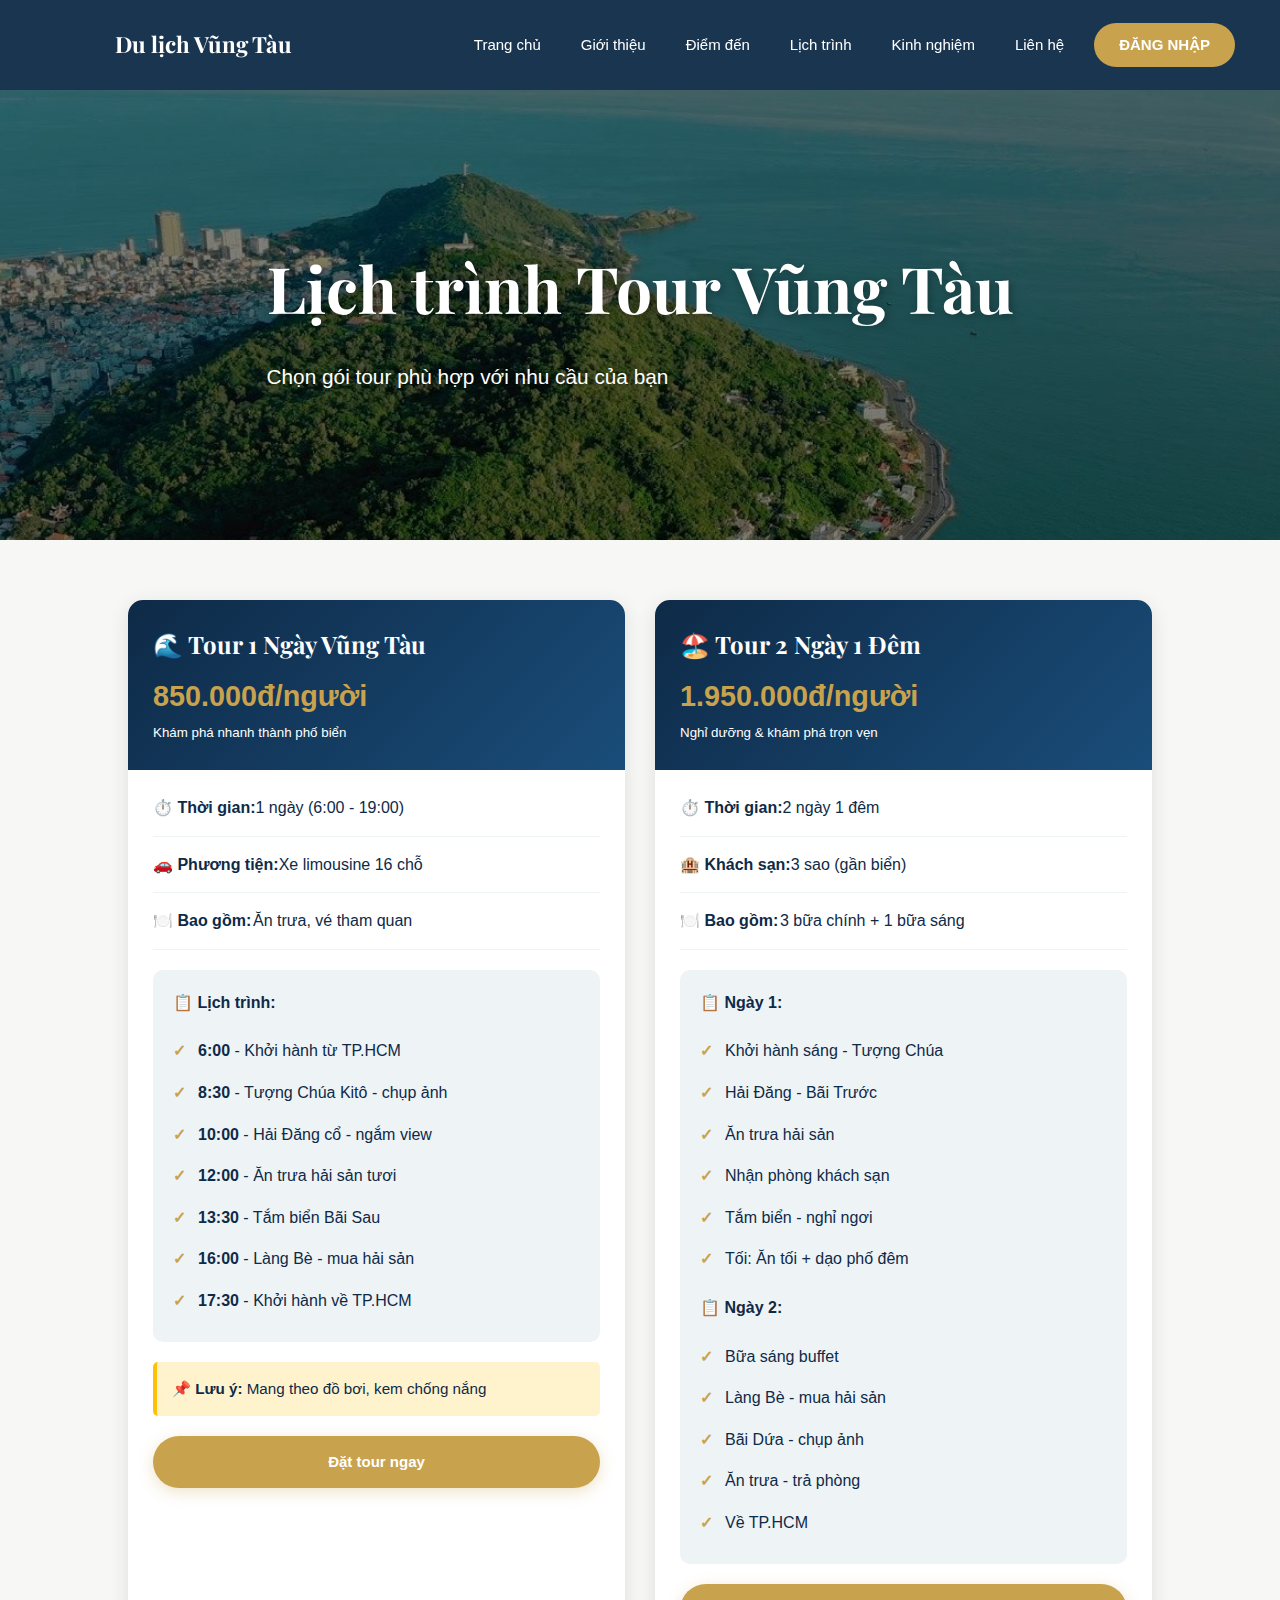
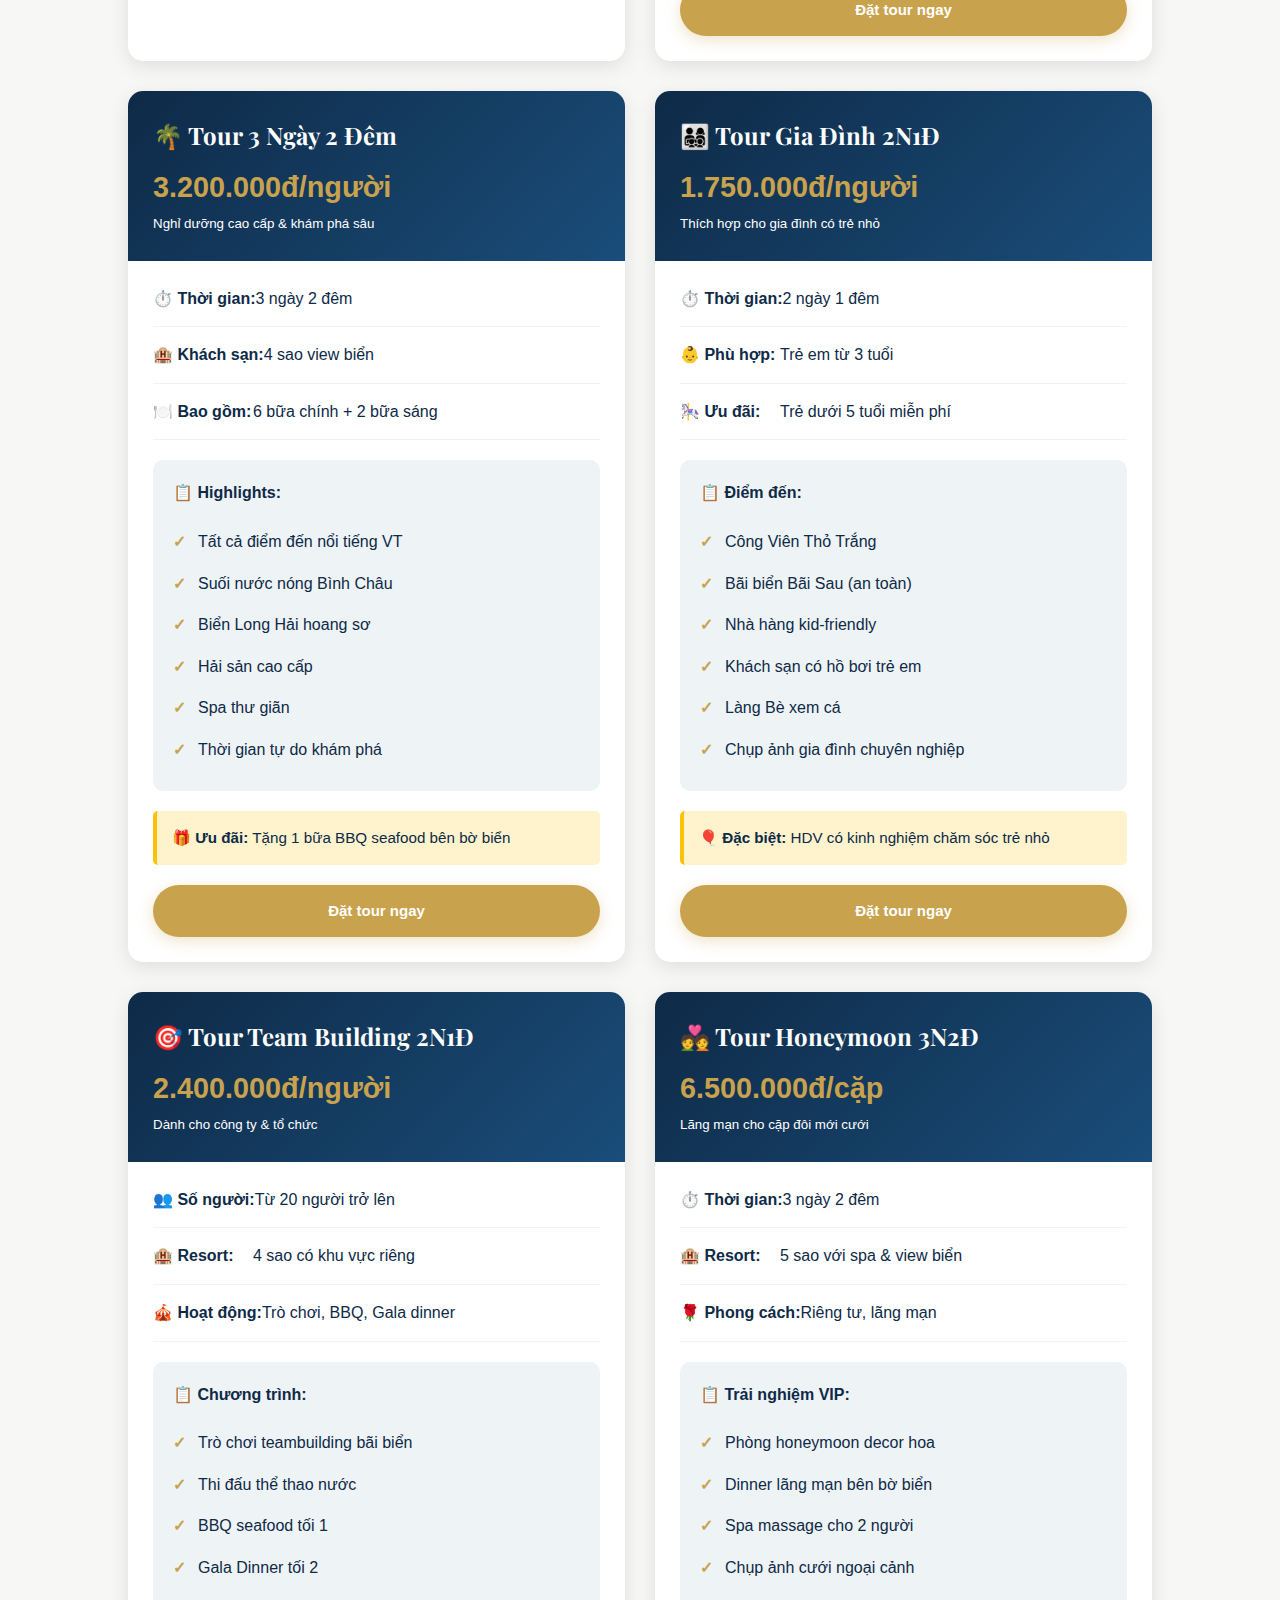
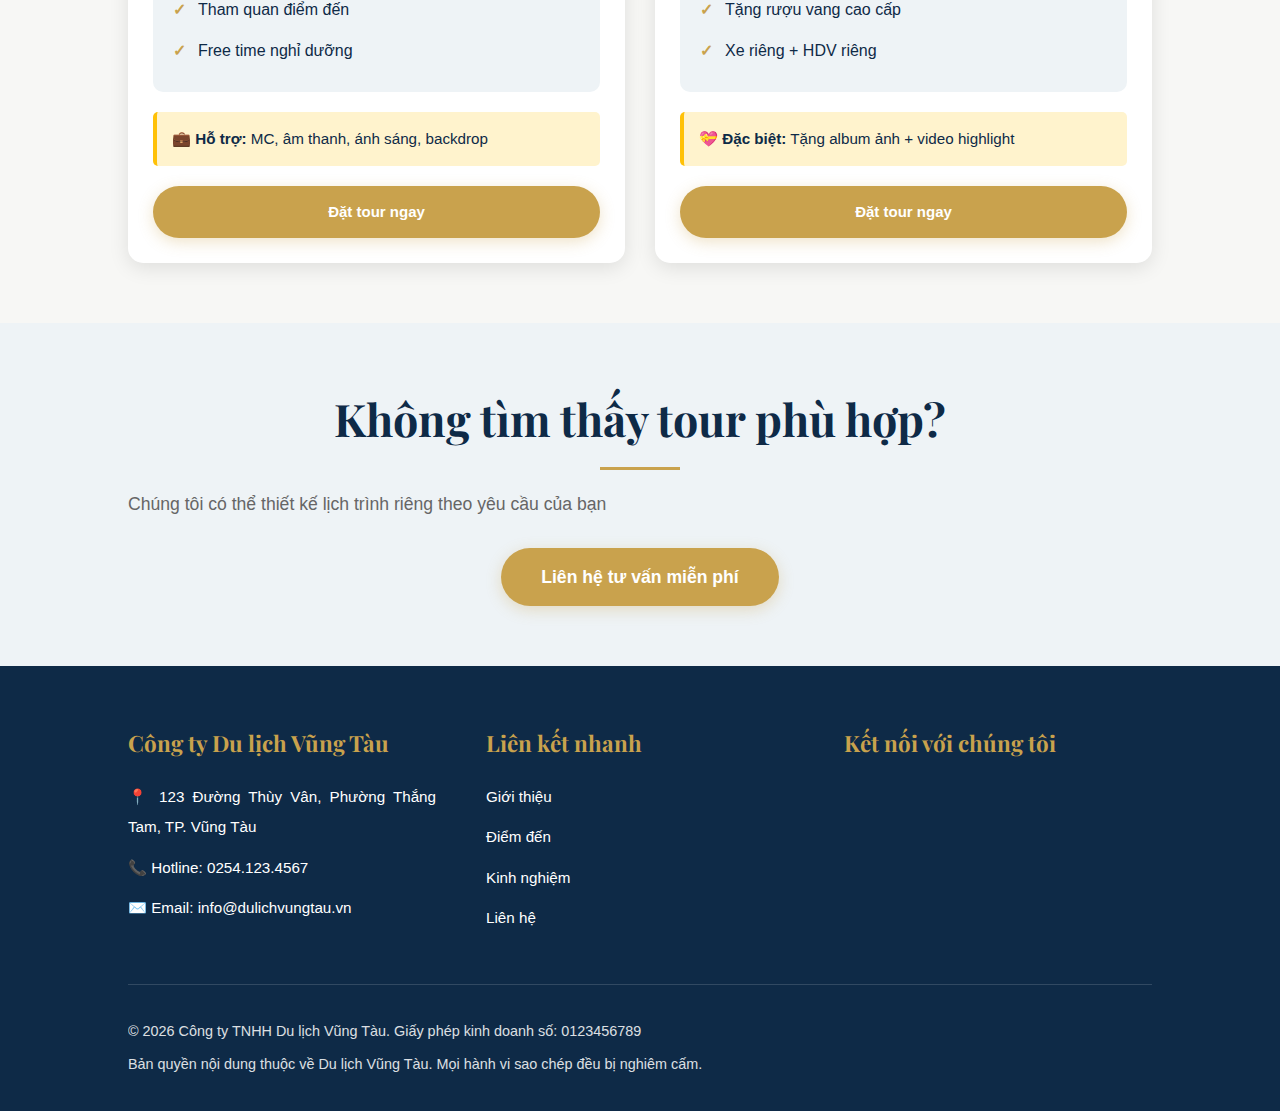
<file: lich_trinh.html>
<!DOCTYPE html>
<html lang="vi">
<head>
  <meta charset="UTF-8">
  <title>Lịch trình Tour | Du lịch Vũng Tàu</title>
  <meta name="viewport" content="width=device-width, initial-scale=1.0"/>
  <link rel="stylesheet" href="style/css_updated.css">
  <link href="https://fonts.googleapis.com/css2?family=Playfair+Display:wght@600;700&display=swap" rel="stylesheet">
  <style>
    .tour-grid {
      display: grid;
      grid-template-columns: repeat(auto-fit, minmax(350px, 1fr));
      gap: 30px;
      padding: 60px 10%;
    }
    
    .tour-card {
      background: white;
      border-radius: 15px;
      overflow: hidden;
      box-shadow: 0 5px 20px rgba(0,0,0,0.1);
      transition: all 0.3s ease;
    }
    
    .tour-card:hover {
      transform: translateY(-10px);
      box-shadow: 0 10px 30px rgba(0,0,0,0.2);
    }
    
    .tour-header {
      background: linear-gradient(135deg, var(--navy), #1a4d7a);
      color: white;
      padding: 25px;
    }
    
    .tour-header h3 {
      margin: 0 0 10px 0;
      font-size: 1.5rem;
        color: white;
    }
    
    .tour-price {
      font-size: 1.8rem;
      color: var(--gold);
      font-weight: bold;
    }
    
    .tour-body {
      padding: 25px;
    }
    
    .tour-info {
      display: flex;
      align-items: center;
      margin-bottom: 15px;
      padding-bottom: 15px;
      border-bottom: 1px solid var(--light-gray);
    }
    
    .tour-info:last-child {
      border-bottom: none;
    }
    
    .tour-info strong {
      color: var(--navy);
      min-width: 100px;
    }
    
    .tour-schedule {
      background: var(--light-gray);
      padding: 20px;
      border-radius: 10px;
      margin: 20px 0;
    }
    
    .tour-schedule h4 {
      color: var(--navy);
      margin-bottom: 15px;
    }
    
    .tour-schedule ul {
      list-style: none;
      padding: 0;
    }
    
    .tour-schedule li {
      padding: 8px 0;
      padding-left: 25px;
      position: relative;
    }
    
    .tour-schedule li:before {
      content: "✓";
      position: absolute;
      left: 0;
      color: var(--gold);
      font-weight: bold;
    }
    
    .tour-note {
      background: #fff3cd;
      border-left: 4px solid #ffc107;
      padding: 15px;
      margin: 20px 0;
      border-radius: 5px;
      font-size: 0.95rem;
    }
  </style>
</head>
<body>

<header>
  <div class="logo-container">
    <img class="logo-img" src="images/logo.png" alt="Logo Du lịch Vũng Tàu"/>
    <h3>Du lịch Vũng Tàu</h3>
  </div>
  <nav class="menu">
    <a href="index.html">Trang chủ</a>
    <a href="gioithieu.html">Giới thiệu</a>
    <a href="diem_den.html">Điểm đến</a>
    <a href="lich_trinh.html">Lịch trình</a>
    <a href="kinhnghiem.html">Kinh nghiệm</a>
    <a href="lienhe.html">Liên hệ</a>
    <a href="dangnhap.html" class="cta" id="loginBtn">ĐĂNG NHẬP</a>
  </nav>
</header>

<main>
  <section class="hero small" style="background-image: linear-gradient(rgba(0,0,0,0.5), rgba(0,0,0,0.5)), url('images/hero-destinations.jpg');">
    <div class="hero-content">
      <h1>Lịch trình Tour Vũng Tàu</h1>
      <p>Chọn gói tour phù hợp với nhu cầu của bạn</p>
    </div>
  </section>

  <div class="tour-grid">
    
    <!-- TOUR 1: 1 NGÀY -->
    <div class="tour-card">
      <div class="tour-header">
        <h3>🌊 Tour 1 Ngày Vũng Tàu</h3>
        <div class="tour-price">850.000đ/người</div>
        <small>Khám phá nhanh thành phố biển</small>
      </div>
      <div class="tour-body">
        <div class="tour-info">
          <strong>⏱️ Thời gian:</strong>
          <span>1 ngày (6:00 - 19:00)</span>
        </div>
        <div class="tour-info">
          <strong>🚗 Phương tiện:</strong>
          <span>Xe limousine 16 chỗ</span>
        </div>
        <div class="tour-info">
          <strong>🍽️ Bao gồm:</strong>
          <span>Ăn trưa, vé tham quan</span>
        </div>
        
        <div class="tour-schedule">
          <h4>📋 Lịch trình:</h4>
          <ul>
            <li><strong>6:00</strong> - Khởi hành từ TP.HCM</li>
            <li><strong>8:30</strong> - Tượng Chúa Kitô - chụp ảnh</li>
            <li><strong>10:00</strong> - Hải Đăng cổ - ngắm view</li>
            <li><strong>12:00</strong> - Ăn trưa hải sản tươi</li>
            <li><strong>13:30</strong> - Tắm biển Bãi Sau</li>
            <li><strong>16:00</strong> - Làng Bè - mua hải sản</li>
            <li><strong>17:30</strong> - Khởi hành về TP.HCM</li>
          </ul>
        </div>
        
        <div class="tour-note">
          <strong>📌 Lưu ý:</strong> Mang theo đồ bơi, kem chống nắng
        </div>
        
       <a href="lienhe.html?tour=Tour%201%20Ngày%20Vũng%20Tàu"
          class="btn-gold"
          style="display: block; text-align: center; margin-top: 20px;"> Đặt tour ngay </a>
      </div>
    </div>

    <!-- TOUR 2: 2N1Đ -->
    <div class="tour-card">
      <div class="tour-header">
        <h3>🏖️ Tour 2 Ngày 1 Đêm</h3>
        <div class="tour-price">1.950.000đ/người</div>
        <small>Nghỉ dưỡng & khám phá trọn vẹn</small>
      </div>
      <div class="tour-body">
        <div class="tour-info">
          <strong>⏱️ Thời gian:</strong>
          <span>2 ngày 1 đêm</span>
        </div>
        <div class="tour-info">
          <strong>🏨 Khách sạn:</strong>
          <span>3 sao (gần biển)</span>
        </div>
        <div class="tour-info">
          <strong>🍽️ Bao gồm:</strong>
          <span>3 bữa chính + 1 bữa sáng</span>
        </div>
        
        <div class="tour-schedule">
          <h4>📋 Ngày 1:</h4>
          <ul>
            <li>Khởi hành sáng - Tượng Chúa</li>
            <li>Hải Đăng - Bãi Trước</li>
            <li>Ăn trưa hải sản</li>
            <li>Nhận phòng khách sạn</li>
            <li>Tắm biển - nghỉ ngơi</li>
            <li>Tối: Ăn tối + dạo phố đêm</li>
          </ul>
          
          <h4 style="margin-top: 15px;">📋 Ngày 2:</h4>
          <ul>
            <li>Bữa sáng buffet</li>
            <li>Làng Bè - mua hải sản</li>
            <li>Bãi Dứa - chụp ảnh</li>
            <li>Ăn trưa - trả phòng</li>
            <li>Về TP.HCM</li>
          </ul>
        </div>
        
   <a href="lienhe.html?tour=Tour%202%20Ngày%201%20Đêm"
   class="btn-gold"
   style="display: block; text-align: center; margin-top: 20px;">Đặt tour ngay </a>
		  
      </div>
    </div>

    <!-- TOUR 3: 3N2Đ -->
    <div class="tour-card">
      <div class="tour-header">
        <h3>🌴 Tour 3 Ngày 2 Đêm</h3>
        <div class="tour-price">3.200.000đ/người</div>
        <small>Nghỉ dưỡng cao cấp & khám phá sâu</small>
      </div>
      <div class="tour-body">
        <div class="tour-info">
          <strong>⏱️ Thời gian:</strong>
          <span>3 ngày 2 đêm</span>
        </div>
        <div class="tour-info">
          <strong>🏨 Khách sạn:</strong>
          <span>4 sao view biển</span>
        </div>
        <div class="tour-info">
          <strong>🍽️ Bao gồm:</strong>
          <span>6 bữa chính + 2 bữa sáng</span>
        </div>
        
        <div class="tour-schedule">
          <h4>📋 Highlights:</h4>
          <ul>
            <li>Tất cả điểm đến nổi tiếng VT</li>
            <li>Suối nước nóng Bình Châu</li>
            <li>Biển Long Hải hoang sơ</li>
            <li>Hải sản cao cấp</li>
            <li>Spa thư giãn</li>
            <li>Thời gian tự do khám phá</li>
          </ul>
        </div>
        
        <div class="tour-note">
          <strong>🎁 Ưu đãi:</strong> Tặng 1 bữa BBQ seafood bên bờ biển
        </div>
        
   <a href="lienhe.html?tour=Tour%203%20Ngày%202%20Đêm"
   class="btn-gold"
   style="display: block; text-align: center; margin-top: 20px;"> Đặt tour ngay</a>
		  
      </div>
    </div>

    <!-- TOUR 4: GIA ĐÌNH -->
    <div class="tour-card">
      <div class="tour-header">
        <h3>👨‍👩‍👧‍👦 Tour Gia Đình 2N1Đ</h3>
        <div class="tour-price">1.750.000đ/người</div>
        <small>Thích hợp cho gia đình có trẻ nhỏ</small>
      </div>
      <div class="tour-body">
        <div class="tour-info">
          <strong>⏱️ Thời gian:</strong>
          <span>2 ngày 1 đêm</span>
        </div>
        <div class="tour-info">
          <strong>👶 Phù hợp:</strong>
          <span>Trẻ em từ 3 tuổi</span>
        </div>
        <div class="tour-info">
          <strong>🎠 Ưu đãi:</strong>
          <span>Trẻ dưới 5 tuổi miễn phí</span>
        </div>
        
        <div class="tour-schedule">
          <h4>📋 Điểm đến:</h4>
          <ul>
            <li>Công Viên Thỏ Trắng</li>
            <li>Bãi biển Bãi Sau (an toàn)</li>
            <li>Nhà hàng kid-friendly</li>
            <li>Khách sạn có hồ bơi trẻ em</li>
            <li>Làng Bè xem cá</li>
            <li>Chụp ảnh gia đình chuyên nghiệp</li>
          </ul>
        </div>
        
        <div class="tour-note">
          <strong>🎈 Đặc biệt:</strong> HDV có kinh nghiệm chăm sóc trẻ nhỏ
        </div>
        
   <a href="lienhe.html?tour=Tour%20Gia%20Đình%202N1Đ"
   class="btn-gold"
   style="display: block; text-align: center; margin-top: 20px;">Đặt tour ngay</a>
		  
      </div>
    </div>

    <!-- TOUR 5: TEAMBUILDING -->
    <div class="tour-card">
      <div class="tour-header">
        <h3>🎯 Tour Team Building 2N1Đ</h3>
        <div class="tour-price">2.400.000đ/người</div>
        <small>Dành cho công ty & tổ chức</small>
      </div>
      <div class="tour-body">
        <div class="tour-info">
          <strong>👥 Số người:</strong>
          <span>Từ 20 người trở lên</span>
        </div>
        <div class="tour-info">
          <strong>🏨 Resort:</strong>
          <span>4 sao có khu vực riêng</span>
        </div>
        <div class="tour-info">
          <strong>🎪 Hoạt động:</strong>
          <span>Trò chơi, BBQ, Gala dinner</span>
        </div>
        
        <div class="tour-schedule">
          <h4>📋 Chương trình:</h4>
          <ul>
            <li>Trò chơi teambuilding bãi biển</li>
            <li>Thi đấu thể thao nước</li>
            <li>BBQ seafood tối 1</li>
            <li>Gala Dinner tối 2</li>
            <li>Tham quan điểm đến</li>
            <li>Free time nghỉ dưỡng</li>
          </ul>
        </div>
        
        <div class="tour-note">
          <strong>💼 Hỗ trợ:</strong> MC, âm thanh, ánh sáng, backdrop
        </div>
        
   <a href="lienhe.html?tour=Tour%20Team%20Building%202N1Đ"
   class="btn-gold"
   style="display: block; text-align: center; margin-top: 20px;"> Đặt tour ngay</a>
		  
      </div>
    </div>

    <!-- TOUR 6: HONEYMOON -->
    <div class="tour-card">
      <div class="tour-header">
        <h3>💑 Tour Honeymoon 3N2Đ</h3>
        <div class="tour-price">6.500.000đ/cặp</div>
        <small>Lãng mạn cho cặp đôi mới cưới</small>
      </div>
      <div class="tour-body">
        <div class="tour-info">
          <strong>⏱️ Thời gian:</strong>
          <span>3 ngày 2 đêm</span>
        </div>
        <div class="tour-info">
          <strong>🏨 Resort:</strong>
          <span>5 sao với spa & view biển</span>
        </div>
        <div class="tour-info">
          <strong>🌹 Phong cách:</strong>
          <span>Riêng tư, lãng mạn</span>
        </div>
        
        <div class="tour-schedule">
          <h4>📋 Trải nghiệm VIP:</h4>
          <ul>
            <li>Phòng honeymoon decor hoa</li>
            <li>Dinner lãng mạn bên bờ biển</li>
            <li>Spa massage cho 2 người</li>
            <li>Chụp ảnh cưới ngoại cảnh</li>
            <li>Tặng rượu vang cao cấp</li>
            <li>Xe riêng + HDV riêng</li>
          </ul>
        </div>
        
        <div class="tour-note">
          <strong>💝 Đặc biệt:</strong> Tặng album ảnh + video highlight
        </div>

<a href="lienhe.html?tour=Tour%20Honeymoon%203N2Đ"
   class="btn-gold"
   style="display: block; text-align: center; margin-top: 20px;">Đặt tour ngay</a>

      </div>
    </div>

  </div>

  <!-- CTA SECTION -->
  <section style="background: var(--light-gray); padding: 60px 10%; text-align: center;">
    <h2 style="color: var(--navy); margin-bottom: 20px;">Không tìm thấy tour phù hợp?</h2>
    <p style="font-size: 1.1rem; margin-bottom: 30px; color: #666;">
      Chúng tôi có thể thiết kế lịch trình riêng theo yêu cầu của bạn
    </p>
    <a href="lienhe.html" class="btn-gold" style="display: inline-block; padding: 15px 40px; font-size: 1.1rem;">
      Liên hệ tư vấn miễn phí
    </a>
  </section>

</main>

<footer>
  <div class="footer-content">
    <div class="footer-section">
      <h3>Công ty Du lịch Vũng Tàu</h3>
      <p>📍 123 Đường Thùy Vân, Phường Thắng Tam, TP. Vũng Tàu</p>
      <p>📞 Hotline: <a href="tel:02541234567">0254.123.4567</a></p>
      <p>✉️ Email: <a href="mailto:info@dulichvungtau.vn">info@dulichvungtau.vn</a></p>
    </div>
    
    <div class="footer-section">
      <h3>Liên kết nhanh</h3>
      <p><a href="gioithieu.html">Giới thiệu</a></p>
      <p><a href="diem_den.html">Điểm đến</a></p>
      <p><a href="kinhnghiem.html">Kinh nghiệm</a></p>
      <p><a href="lienhe.html">Liên hệ</a></p>
    </div>
    
    <div class="footer-section">
      <h3>Kết nối với chúng tôi</h3>
      <div class="social-links">
        <a href="#"><img src="images/facebook-icon.png" alt="Facebook"/></a>
        <a href="#"><img src="images/zalo-icon.png" alt="Zalo"/></a>
        <a href="#"><img src="images/messenger-icon.png" alt="Messenger"/></a>
      </div>
    </div>
  </div>
  
  <div class="footer-bottom">
    <p>© 2026 Công ty TNHH Du lịch Vũng Tàu. Giấy phép kinh doanh số: 0123456789</p>
      <p>Bản quyền nội dung thuộc về Du lịch Vũng Tàu. Mọi hành vi sao chép đều bị nghiêm cấm.</p>
  </div>
</footer>

<script src="scripts/taitrang.js"></script>
<script>
// Kiểm tra đăng nhập
window.addEventListener('load', function() {
  const username = localStorage.getItem('username');
  const loginBtn = document.getElementById('loginBtn');
  
  if (username && loginBtn) {
    loginBtn.innerHTML = '<div style="display: flex; align-items: center; gap: 8px;"><img src="images/user-avatar.png" alt="Avatar" style="width: 32px; height: 32px; border-radius: 50%; object-fit: cover;"/><span>' + username + '</span></div>';
    loginBtn.href = "#";
    loginBtn.addEventListener('click', function(e) {
      e.preventDefault();
      if (confirm('Xin chào ' + username + '! Bạn có muốn đăng xuất?')) {
        localStorage.removeItem('username');
        localStorage.removeItem('email');
        window.location.reload();
      }
    });
  }
});
</script>
	<script src="scripts/auth.js"></script>
</body>
</html>
</file>
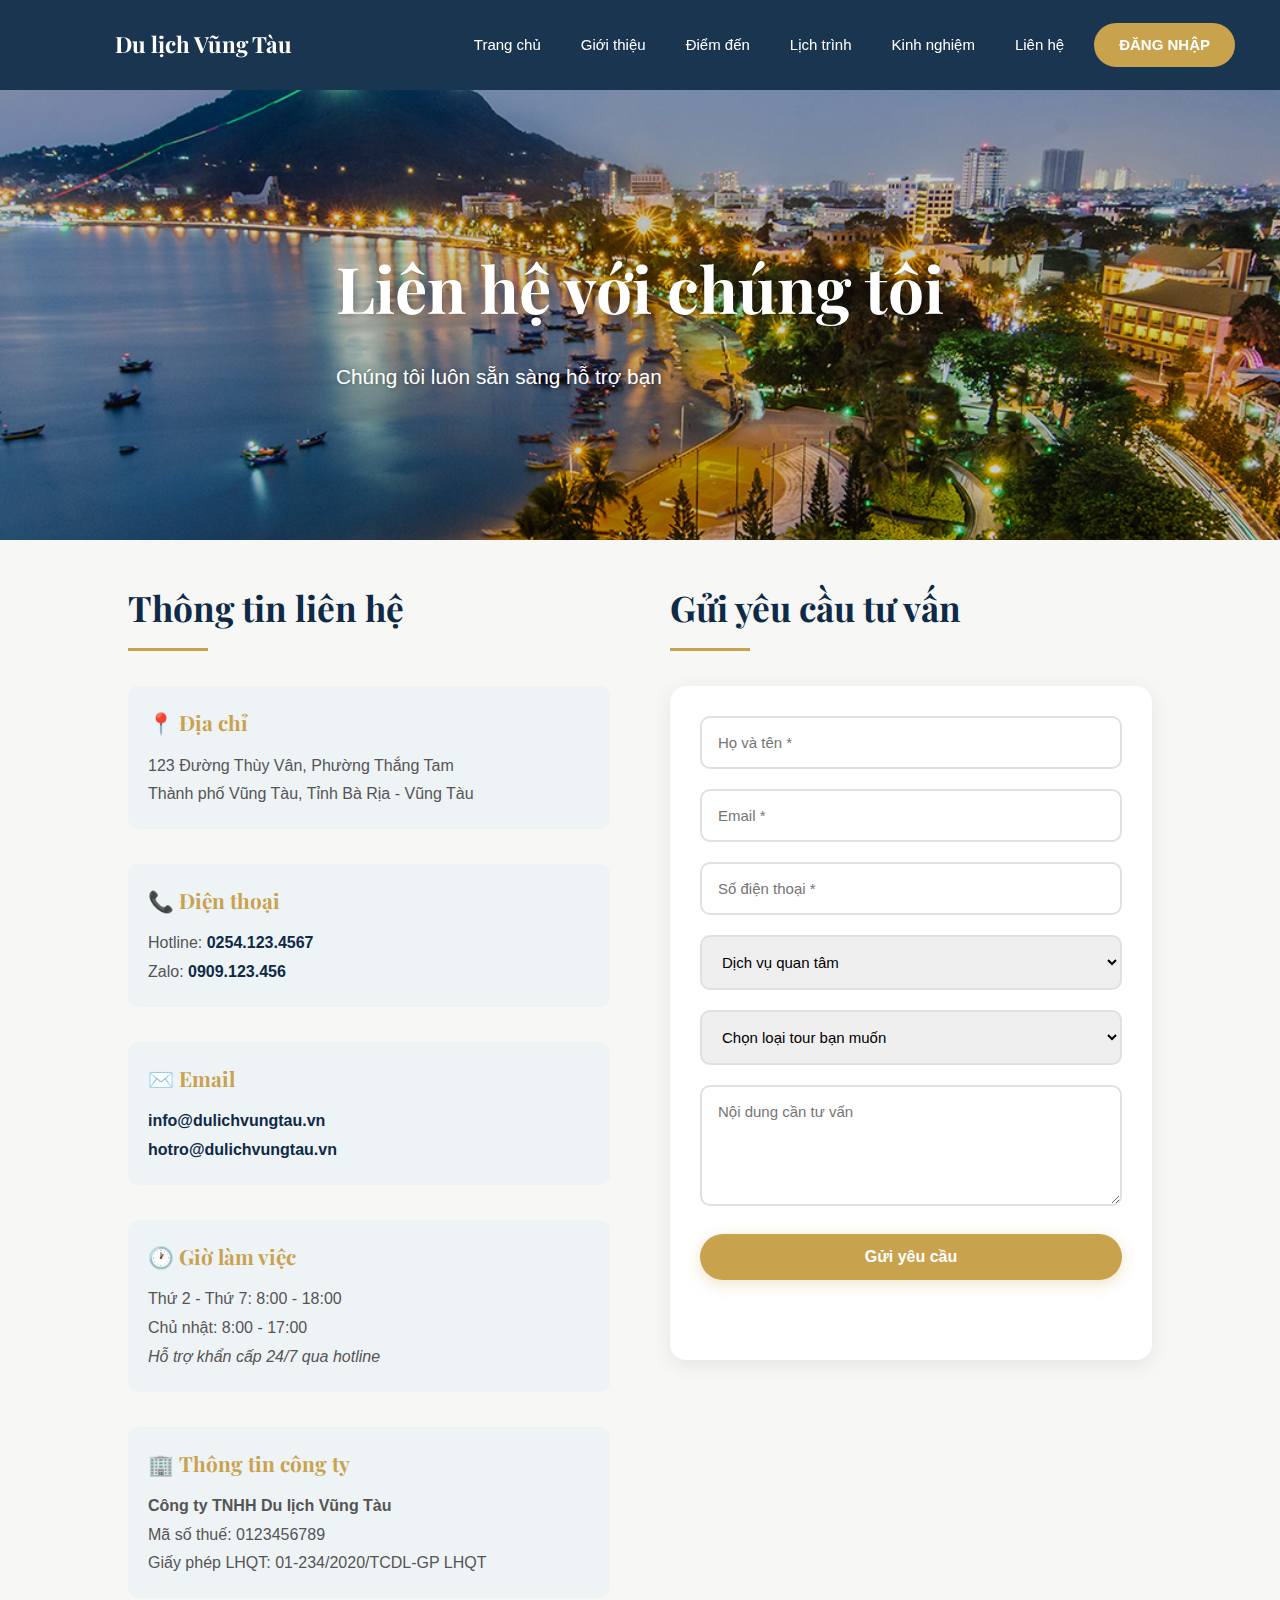
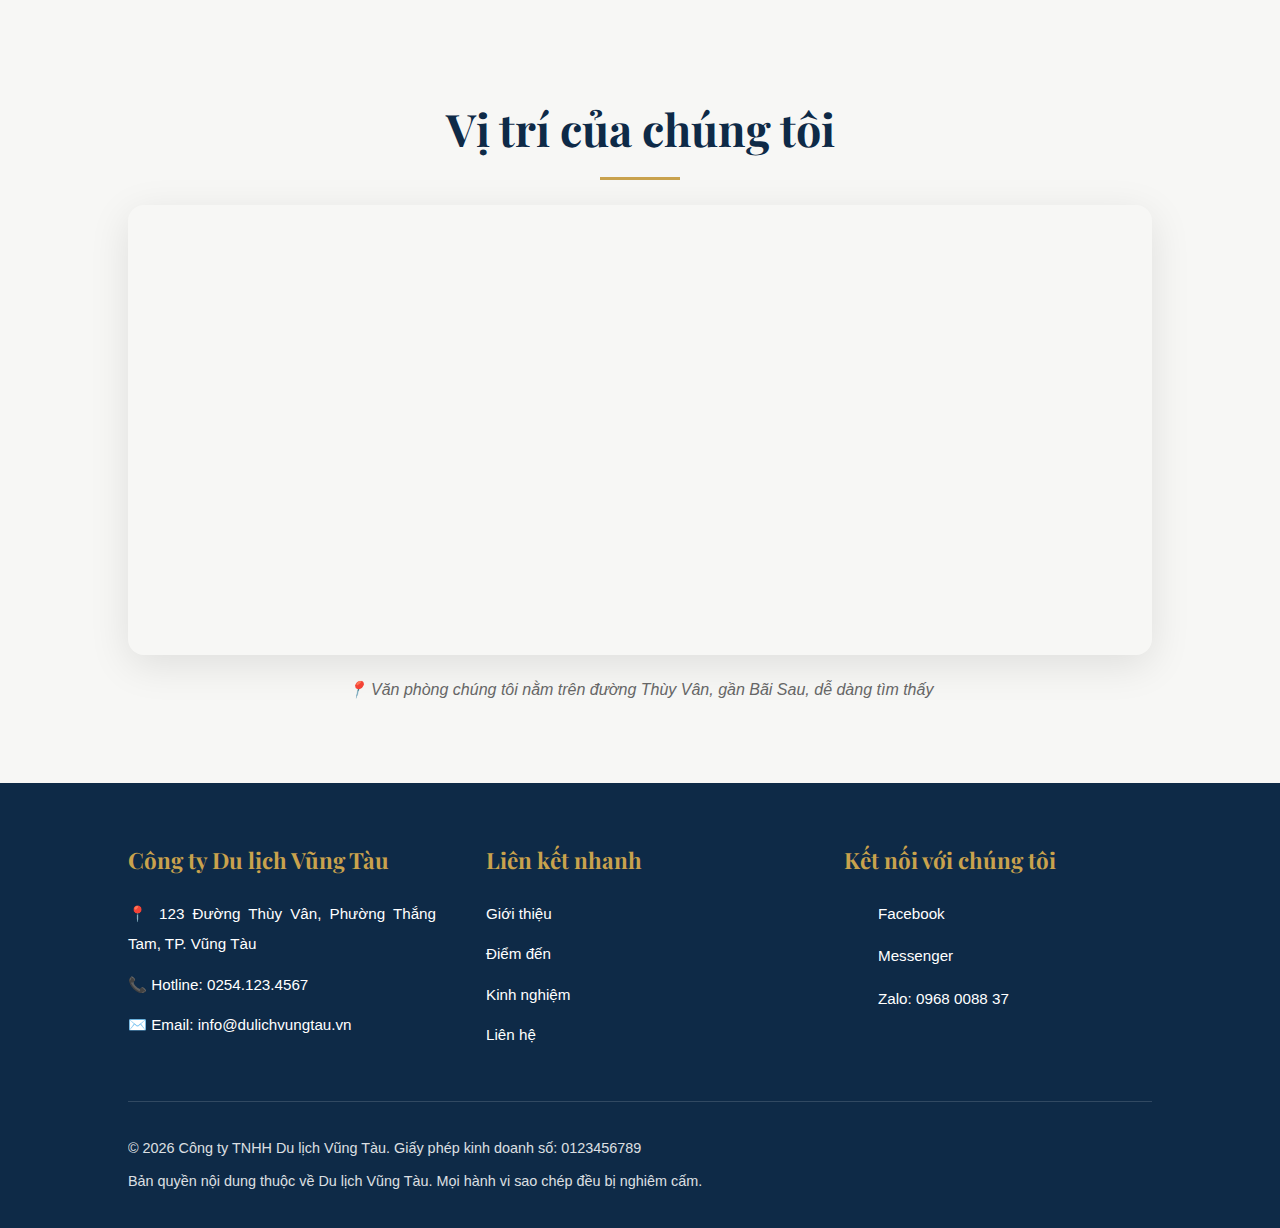
<file: lienhe.html>
<!DOCTYPE html>
<html lang="vi">
<head>
  <meta charset="UTF-8">
  <title>Liên hệ | Du lịch Vũng Tàu</title>
  <meta name="viewport" content="width=device-width, initial-scale=1.0"/>
  <!-- ĐÃ SỬA: Sử dụng CSS mới với font SVN-Gilroy -->
  <link rel="stylesheet" href="style/css_updated.css">
  <link href="https://fonts.googleapis.com/css2?family=Playfair+Display:wght@600;700&display=swap" rel="stylesheet">
</head>
<body>

<!-- ĐÃ SỬA: Header sát trên cùng -->
<header>
  <div class="logo-container">
    <!-- GHI CHÚ: Logo tại images/logo.png -->
    <img class="logo-img" src="images/logo.png" alt="Logo Du lịch Vũng Tàu"/>
    <h3>Du lịch Vũng Tàu</h3>
  </div>
  <nav class="menu">
    <a href="index.html">Trang chủ</a>
    <a href="gioithieu.html">Giới thiệu</a>
    <a href="diem_den.html">Điểm đến</a>
    <a href="lich_trinh.html">Lịch trình</a>
    <a href="kinhnghiem.html">Kinh nghiệm</a>
    <a href="lienhe.html">Liên hệ</a>
    <a href="dangnhap.html" class="cta" id="loginBtn">ĐĂNG NHẬP</a>
  </nav>
</header>

<main class="page">
  <!-- ĐÃ SỬA: Thêm class hero-contact để có ảnh riêng -->
  <section class="hero small hero-contact">
    <!-- GHI CHÚ: Ảnh hero cho trang liên hệ - images/hero-contact.jpg -->
    <div class="hero-content">
      <h1>Liên hệ với chúng tôi</h1>
      <p>Chúng tôi luôn sẵn sàng hỗ trợ bạn</p>
    </div>
  </section>

  <section class="contact-section">
    <div class="contact-container">
      <!-- Thông tin liên hệ -->
      <div class="contact-info">
        <h2>Thông tin liên hệ</h2>
        
        <div class="info-item">
          <h3>📍 Địa chỉ</h3>
          <p>123 Đường Thùy Vân, Phường Thắng Tam<br/>Thành phố Vũng Tàu, Tỉnh Bà Rịa - Vũng Tàu</p>
        </div>

        <div class="info-item">
          <h3>📞 Điện thoại</h3>
          <p>Hotline: <a href="tel:02541234567">0254.123.4567</a></p>
          <p>Zalo: <a href="tel:0909123456">0909.123.456</a></p>
        </div>

        <div class="info-item">
          <h3>✉️ Email</h3>
          <p><a href="mailto:info@dulichvungtau.vn">info@dulichvungtau.vn</a></p>
          <p><a href="mailto:hotro@dulichvungtau.vn">hotro@dulichvungtau.vn</a></p>
        </div>

        <div class="info-item">
          <h3>🕐 Giờ làm việc</h3>
          <p>Thứ 2 - Thứ 7: 8:00 - 18:00</p>
          <p>Chủ nhật: 8:00 - 17:00</p>
          <p><em>Hỗ trợ khẩn cấp 24/7 qua hotline</em></p>
        </div>

        <div class="info-item">
          <h3>🏢 Thông tin công ty</h3>
          <p><strong>Công ty TNHH Du lịch Vũng Tàu</strong></p>
          <p>Mã số thuế: 0123456789</p>
          <p>Giấy phép LHQT: 01-234/2020/TCDL-GP LHQT</p>
        </div>
      </div>

      <!-- Form liên hệ -->
      <div class="contact-form-wrapper">
        <h2>Gửi yêu cầu tư vấn</h2>
        <form id="contactForm" class="contact-form">
          <input type="text" id="name" placeholder="Họ và tên *" required/>
          <input type="email" id="email" placeholder="Email *" required/>
          <input type="tel" id="phone" placeholder="Số điện thoại *" required/>
          <select id="service">
            <option value="">Dịch vụ quan tâm</option>
            <option value="tour">Tour du lịch</option>
            <option value="hotel">Đặt khách sạn</option>
            <option value="transport">Thuê xe</option>
            <option value="other">Khác</option>
          </select>
            
          <select id="service2">
            <option value="">Chọn loại tour bạn muốn</option>
             <option value="Tour 1 Ngày Vũng Tàu">Tour 1 Ngày Vũng Tàu</option>
             <option value="Tour 2 Ngày 1 Đêm">Tour 2 Ngày 1 Đêm</option>
             <option value="Tour 3 Ngày 2 Đêm">Tour 3 Ngày 2 Đêm</option>
             <option value="Tour Gia Đình 2N1Đ">Tour Gia Đình 2N1Đ</option>
             <option value="Tour Team Building 2N1Đ">Tour Team Building 2N1Đ</option>
             <option value="Tour Honeymoon 3N2Đ">Tour Honeymoon 3N2Đ</option>
           </select>

          <textarea id="message" placeholder="Nội dung cần tư vấn" rows="5"></textarea>
          <button type="submit" class="btn-gold">Gửi yêu cầu</button>
          <p id="result"></p>
        </form>
      </div>
    </div>

    <!-- Google Map -->
    <div class="map-container">
      <h2>Vị trí của chúng tôi</h2>
      <iframe 
        src="https://www.google.com/maps/embed?pb=!1m18!1m12!1m3!1d125419.36729287247!2d107.01503544335938!3d10.411005099999998!2m3!1f0!2f0!3f0!3m2!1i1024!2i768!4f13.1!3m3!1m2!1s0x31756e29a000ea3d%3A0x7685e5ba3e29798e!2zVsWpbmcgVMOgdSwgQsOgIFLhu4thIC0gVsWpbmcgVMOgdSwgVmnhu4d0IE5hbQ!5e0!3m2!1svi!2s!4v1234567890123!5m2!1svi!2s" 
        width="100%" 
        height="450" 
        style="border:0;" 
        allowfullscreen="" 
        loading="lazy">
      </iframe>
      <p class="map-note">📍 Văn phòng chúng tôi nằm trên đường Thùy Vân, gần Bãi Sau, dễ dàng tìm thấy</p>
    </div>
  </section>
</main>

<!-- FOOTER -->
<footer>
  <div class="footer-content">
    <div class="footer-section">
      <h3>Công ty Du lịch Vũng Tàu</h3>
      <p>📍 123 Đường Thùy Vân, Phường Thắng Tam, TP. Vũng Tàu</p>
      <p>📞 Hotline: <a href="tel:02541234567">0254.123.4567</a></p>
      <p>✉️ Email: <a href="mailto:info@dulichvungtau.vn">info@dulichvungtau.vn</a></p>
    </div>
    
    <div class="footer-section">
      <h3>Liên kết nhanh</h3>
      <p><a href="gioithieu.html">Giới thiệu</a></p>
      <p><a href="diem_den.html">Điểm đến</a></p>
      <p><a href="kinhnghiem.html">Kinh nghiệm</a></p>
      <p><a href="lienhe.html">Liên hệ</a></p>
    </div>
    
    <div class="footer-section">
      <h3>Kết nối với chúng tôi</h3>
      <div class="social-links" style="display: flex; flex-direction: column; gap: 12px;">
        <p style="margin: 0; display: flex; align-items: center; gap: 10px;">
          <a href="https://www.facebook.com/groups/vungtau/" style="display: flex; align-items: center;">
            <img src="images/facebook-icon.png" alt="Facebook" style="width: 24px; height: 24px;">
          </a>
          <span>Facebook</span>
        </p>
        <p style="margin: 0; display: flex; align-items: center; gap: 10px;">
          <a href="https://www.messenger.com/t/110119428061395" style="display: flex; align-items: center;">
            <img src="images/messenger-icon.png" alt="Messenger" style="width: 24px; height: 24px;">
          </a>
          <span>Messenger</span>
        </p>
        <p style="margin: 0; display: flex; align-items: center; gap: 10px;">
          <a href="#" style="display: flex; align-items: center;">
            <img src="images/zalo-icon.png" alt="Zalo" style="width: 24px; height: 24px;">
          </a>
          <span>Zalo: 0968 0088 37</span>
        </p>
      </div>
    </div>
  </div>
  
  
  <div class="footer-bottom">
    <p>© 2026 Công ty TNHH Du lịch Vũng Tàu. Giấy phép kinh doanh số: 0123456789</p>
    <p>Bản quyền nội dung thuộc về Du lịch Vũng Tàu. Mọi hành vi sao chép đều bị nghiêm cấm.</p>
  </div>
</footer>

<script src="scripts/taitrang.js"></script>
<script>
const form = document.getElementById("contactForm");
const result = document.getElementById("result");

form.addEventListener("submit", function(e) {
  e.preventDefault();

  const name = document.getElementById("name").value.trim();
  const email = document.getElementById("email").value.trim();
  const phone = document.getElementById("phone").value.trim();
  const message = document.getElementById("message").value.trim();

  if (name === "" || email === "" || phone === "") {
    result.style.color = "red";
    result.textContent = "⚠️ Vui lòng nhập đầy đủ thông tin bắt buộc!";
    return;
  }

  if (!email.includes("@")) {
    result.style.color = "red";
    result.textContent = "⚠️ Email không hợp lệ!";
    return;
  }

  result.style.color = "green";
  result.textContent = "✅ Gửi yêu cầu thành công! Chúng tôi sẽ liên hệ với bạn trong 24h.";
  
  setTimeout(() => {
    form.reset();
    result.textContent = "";
  }, 3000);
});

</script>

</body><script>
  const params = new URLSearchParams(window.location.search);
  const tour = params.get('tour');

  if (tour) {
    document.getElementById('service2').value = tour;
  }
</script>
<script src="scripts/auth.js"></script>
</html>
</file>
<file: style/css_updated.css>
/* ========================================
   WEBSITE DU LỊCH VŨNG TÀU - CSS
   Font chủ đạo: SVN-Gilroy
   Cập nhật: 2026
   ======================================== */

/* Import font SVN-Gilroy */
@import url('https://fonts.cdnfonts.com/css/svn-gilroy');

:root {
  --navy: #0E2A47;
  --gold: #C9A24D;
  --white: #F7F7F5;
  --light-gray: #eef3f6;
}

* {
  margin: 0;
  padding: 0;
  box-sizing: border-box;
  /* ĐÃ SỬA: Đổi font chính thành SVN-Gilroy */
  font-family: 'SVN-Gilroy', 'Inter', sans-serif;
}

h3{
    color: white;
}

body {
  background: var(--white);
  color: var(--navy);
  line-height: 1.6;
}

/* ========================================
   HEADER & NAVIGATION
   ĐÃ SỬA: Kéo header sát trên cùng (top: 0)
   ======================================== */
header {
  display: flex;
  justify-content: space-between;
  align-items: center;
  padding: 15px 40px;
  position: fixed;
  width: 100%;
  top: 0; /* ĐÃ SỬA: Thêm top: 0 để sát trên */
  left: 0; /* ĐÃ SỬA: Thêm left: 0 */
  background: rgba(14, 42, 71, 0.95);
  backdrop-filter: blur(5px);
  color: white;
  z-index: 100;
}

.logo-container {
  display: flex;
  align-items: center;
  gap: 15px; /* ĐÃ SỬA: Dùng gap thay vì margin */
}

.logo-container h3 {
  font-family: 'Playfair Display', serif;
  margin: 0;
  padding: 0;
  font-size: 1.4rem;
    color: white;
}

.logo-img {
  width: 60px;
  height: 60px; /* ĐÃ SỬA: Đảm bảo logo vuông vắn */
  object-fit: contain;
  /* GHI CHÚ: Thêm logo tại images/logo.png */
}

.menu {
    padding-right: 5px;
  display: flex;
  align-items: center;
  gap: 20px; /* ĐÃ SỬA: Dùng gap thống nhất */
    
}

nav a {
  color: white;
  text-decoration: none;
  font-size: 15px;
  font-weight: 500; /* ĐÃ SỬA: Tăng độ đậm */
  transition: all 0.3s ease;
  padding: 5px 10px; /* ĐÃ SỬA: Thêm padding cho dễ click */
}

nav a:hover {
  color: var(--gold);
  transform: translateY(-2px); /* ĐÃ SỬA: Thêm hiệu ứng nâng */
}

nav .cta {
  background: var(--gold);
  padding: 10px 25px; /* ĐÃ SỬA: Tăng padding */
  border-radius: 25px;
  font-weight: bold;
  color: white;
}

nav .cta:hover {
  background: #b8923d;
  transform: translateY(-2px);
  box-shadow: 0 5px 15px rgba(201, 162, 77, 0.3); /* ĐÃ SỬA: Thêm shadow */
}

.user-profile {
  display: flex;
  align-items: center;
  gap: 10px;
  background: var(--gold);
  padding: 8px 20px;
  border-radius: 25px;
}

.user-profile img {
  /* GHI CHÚ: Avatar người dùng - images/user-avatar.png */
}

/* ========================================
   HERO SECTIONS
   ĐÃ SỬA: Điều chỉnh margin-top cho phù hợp với header
   ======================================== */
.hero {
  height: 100vh;
  background: linear-gradient(rgba(0,0,0,0.1), rgba(0,0,0,0.2));
  /* GHI CHÚ: Ảnh hero chính - images/hero-bg.jpg (1920x1080px) */
  background-size: cover;
  background-position: center;
  background-attachment: fixed; /* ĐÃ SỬA: Thêm parallax effect */
  display: flex;
  align-items: center;
  justify-content: center;
  text-align: center;
  color: white;
  margin-top: 0; /* ĐÃ SỬA: Bỏ margin-top vì header đã fixed */
  padding-top: 90px; /* ĐÃ SỬA: Thêm padding để tránh bị header che */
}

.hero.small {
  height: 50vh; /* ĐÃ SỬA: Tăng chiều cao hero nhỏ */
  min-height: 400px; /* ĐÃ SỬA: Thêm min-height */
}

.hero-content {
  max-width: 900px;
  padding: 0 20px;
}

.hero h1 {
  font-family: 'Playfair Display', serif;
  font-size: 4rem; /* ĐÃ SỬA: Tăng kích thước */
  margin-bottom: 20px;
  font-weight: 700;
  text-shadow: 2px 2px 8px rgba(0,0,0,0.3); /* ĐÃ SỬA: Thêm shadow */
  animation: fadeInUp 1s ease; /* ĐÃ SỬA: Thêm animation */
}

.hero p {
  font-size: 1.3rem; /* ĐÃ SỬA: Tăng kích thước */
  margin-bottom: 10px;
  text-shadow: 1px 1px 4px rgba(0,0,0,0.3);
  animation: fadeInUp 1s ease 0.2s both; /* ĐÃ SỬA: Animation với delay */
}

/* Hero mặc định */
.hero {
  background-image: url("../images/hero-bg.jpg",linear-gradient(rgba(0,0,0,0.3), rgba(0,0,0,0.2)));
}

/* Hero riêng cho từng trang */
.hero.hero-home {
  background-image:linear-gradient(rgba(0,0,0,0.2), rgba(0,0,0,0.2)),  url("../images/hero-home.jpg");
}

.hero.hero-destinations {
  background-image:linear-gradient(rgba(0,0,0,0.2), rgba(0,0,0,0.2)), url("../images/hero-destinations.jpg");
}

.hero.hero-experience {
  background-image:linear-gradient(rgba(0,0,0,0.2), rgba(0,0,0,0.2)), url("../images/hero-experience.jpg");
}

.hero.hero-about {
  background-image:linear-gradient(rgba(0,0,0,0.2), rgba(0,0,0,0.2)), url("../images/hero-about.jpg");
}

.hero.hero-contact {
  background-image:linear-gradient(rgba(0,0,0,0.2), rgba(0,0,0,0.2)), url("../images/hero-contact.jpg");
}

.hero.hero-detail {
  background-image:linear-gradient(rgba(0,0,0,0.2), rgba(0,0,0,0.2)), url("../images/hero-detail.jpg");
}

/* ĐÃ SỬA: Thêm keyframes animation */
@keyframes fadeInUp {
  from {
    opacity: 0;
    transform: translateY(30px);
  }
  to {
    opacity: 1;
    transform: translateY(0);
  }
}

/* ========================================
   PAGE LAYOUT
   ======================================== */
main {
  padding-top: 90px; /* ĐÃ SỬA: Thêm padding-top cho main */
}

section {
  padding: 80px 10%;
}

section.intro {
  background: var(--light-gray);
  text-align: center;
}

section.light {
  background: var(--light-gray);
}

h2 {
  font-family: 'Playfair Display', serif;
  font-size: 2.8rem; /* ĐÃ SỬA: Tăng kích thước */
  margin-bottom: 30px;
  text-align: center;
  color: var(--navy);
  position: relative;
  padding-bottom: 15px;
}

/* ĐÃ SỬA: Thêm underline cho h2 */
h2::after {
  content: '';
  position: absolute;
  bottom: 0;
  left: 50%;
  transform: translateX(-50%);
  width: 80px;
  height: 3px;
  background: var(--gold);
}

h3 {
  font-family: 'Playfair Display', serif;
  color: var(--navy);
}

/* ========================================
   GRID & CARDS
   ======================================== */
.grid-container {
  display: grid;
  grid-template-columns: repeat(auto-fit, minmax(320px, 1fr)); /* ĐÃ SỬA: Tăng min width */
  gap: 35px; /* ĐÃ SỬA: Tăng gap */
  margin-top: 50px;
}

.cards {
  display: grid;
  grid-template-columns: repeat(auto-fit, minmax(320px, 1fr));
  gap: 35px;
  margin-top: 50px;
}

.card {
  background: white;
  border-radius: 16px; /* ĐÃ SỬA: Tăng border-radius */
  overflow: hidden;
  box-shadow: 0 10px 40px rgba(0,0,0,0.08); /* ĐÃ SỬA: Tăng shadow */
  transition: all 0.4s ease; /* ĐÃ SỬA: Tăng thời gian transition */
  position: relative; /* ĐÃ SỬA: Thêm position */
}

.card::before {
  /* ĐÃ SỬA: Thêm border gradient effect */
  content: '';
  position: absolute;
  top: 0;
  left: 0;
  right: 0;
  height: 4px;
  background: linear-gradient(90deg, var(--gold), var(--navy));
  opacity: 0;
  transition: opacity 0.3s ease;
}

.card:hover {
  transform: translateY(-15px); /* ĐÃ SỬA: Tăng độ nâng */
  box-shadow: 0 15px 50px rgba(0,0,0,0.15);
}

.card:hover::before {
  opacity: 1;
}

.card img {
  width: 100%;
  height: 280px; /* ĐÃ SỬA: Tăng chiều cao */
  object-fit: cover;
  transition: transform 0.4s ease; /* ĐÃ SỬA: Thêm transition cho ảnh */
  /* GHI CHÚ: Ảnh cho các card (điểm đến, tour, v.v.) */
  /* - images/tuong-chua-kito.jpg */
  /* - images/hai-dang.jpg */
  /* - images/bai-sau.jpg */
  /* - images/bai-truoc.jpg */
  /* - images/hon-ba.jpg */
  /* - images/long-hai.jpg */
  /* - images/lang-be.jpg */
  /* - images/suoi-nuoc-nong.jpg */
  /* - images/cong-vien-tho.jpg */
}

.card:hover img {
  transform: scale(1.1); /* ĐÃ SỬA: Zoom ảnh khi hover */
}

.card-content {
  padding: 25px; /* ĐÃ SỬA: Tăng padding */
}
.card-content p
{
	text-align: justify;
}
.card h3 {
  font-family: 'Playfair Display', serif;
  font-size: 1.6rem; /* ĐÃ SỬA: Tăng kích thước */
  margin-bottom: 12px;
  color: var(--navy);
}

.card p {
  color: #666;
  margin-bottom: 20px; /* ĐÃ SỬA: Tăng margin */
  line-height: 1.8;
}

/* ========================================
   BUTTONS
   ======================================== */
.btn-gold {
  background: var(--gold);
  border: none;
  padding: 14px 35px; /* ĐÃ SỬA: Tăng padding */
  border-radius: 30px;
  color: white;
  cursor: pointer;
  text-decoration: none;
  display: inline-block;
  font-weight: bold;
  font-size: 15px; /* ĐÃ SỬA: Tăng font size */
  transition: all 0.3s ease;
  box-shadow: 0 4px 15px rgba(201, 162, 77, 0.3); /* ĐÃ SỬA: Thêm shadow */
}
p
{
	text-align: justify;
}
.btn-gold:hover {
  background: #b8923d;
  transform: translateY(-3px); /* ĐÃ SỬA: Tăng độ nâng */
  box-shadow: 0 6px 20px rgba(201, 162, 77, 0.4);
}

/* ========================================
   VIDEO SECTION
   ======================================== */
.video-section {
  background: var(--light-gray);
}

.video-container {
  max-width: 1000px; /* ĐÃ SỬA: Tăng max-width */
  margin: 0 auto;
  border-radius: 16px; /* ĐÃ SỬA: Thêm border-radius */
  overflow: hidden;
  box-shadow: 0 10px 40px rgba(0,0,0,0.1); /* ĐÃ SỬA: Thêm shadow */
}

.video-container iframe {
  border-radius: 16px;
}

.video-caption {
  text-align: center;
  font-style: italic;
  margin-top: 15px;
  color: #666;
  font-size: 0.95rem;
}

/* ========================================
   BREADCRUMB
   ======================================== */
.breadcrumb {
  padding: 20px 10%;
  background: var(--light-gray);
  font-size: 0.95rem;
}

.breadcrumb a {
  color: var(--navy);
  text-decoration: none;
  transition: color 0.3s ease;
}

.breadcrumb a:hover {
  color: var(--gold);
}

/* ========================================
   DETAIL PAGE
   ======================================== */
.detail-page {
  /* Không cần margin-top vì main đã có padding-top */
}

.detail-content {
  max-width: 1000px; /* ĐÃ SỬA: Tăng max-width */
  margin: 0 auto;
  padding: 50px 20px; /* ĐÃ SỬA: Tăng padding */
}

.detail-content h1 {
  font-family: 'Playfair Display', serif;
  font-size: 3rem; /* ĐÃ SỬA: Tăng kích thước */
  color: var(--navy);
  margin-bottom: 30px;
  text-align: center;
}

.detail-content h2 {
  font-size: 2rem; /* ĐÃ SỬA: Điều chỉnh kích thước */
  margin-top: 40px;
  margin-bottom: 20px;
  text-align: left; /* ĐÃ SỬA: Căn trái */
}

.detail-content h2::after {
  left: 0; /* ĐÃ SỬA: Underline căn trái */
  transform: none;
}

.detail-content ul {
  list-style: none;
  padding-left: 0;
}

.detail-content ul li {
  padding: 12px 0 12px 30px; /* ĐÃ SỬA: Tăng padding */
  position: relative;
  line-height: 1.8;
}

.detail-content ul li::before {
  content: '▸';
  position: absolute;
  left: 0;
  color: var(--gold);
  font-weight: bold;
  font-size: 1.2rem;
}

.detail-image {
  margin: 40px 0; /* ĐÃ SỬA: Tăng margin */
  text-align: center;
}

.detail-image img {
  max-width: 100%;
  border-radius: 16px; /* ĐÃ SỬA: Tăng border-radius */
  box-shadow: 0 10px 40px rgba(0,0,0,0.12); /* ĐÃ SỬA: Tăng shadow */
  /* GHI CHÚ: Ảnh chi tiết cho các điểm đến */
  /* - images/tuong-chua-view.jpg */
  /* - images/tuong-chua-ban-dem.jpg */
  /* (Và các ảnh khác cho từng điểm đến) */
}

.image-caption {
  font-style: italic;
  color: #666;
  margin-top: 12px;
  font-size: 0.95rem;
}

.cta-box {
  background: var(--light-gray);
  padding: 40px; /* ĐÃ SỬA: Tăng padding */
  border-radius: 16px; /* ĐÃ SỬA: Tăng border-radius */
  text-align: center;
  margin-top: 50px;
  box-shadow: 0 5px 20px rgba(0,0,0,0.05); /* ĐÃ SỬA: Thêm shadow */
}

.cta-box h3 {
  font-size: 1.8rem;
  margin-bottom: 15px;
}

/* ========================================
   ABOUT PAGE
   ======================================== */
.about-intro {
  display: grid;
  grid-template-columns: 1fr 1fr;
  gap: 50px; /* ĐÃ SỬA: Tăng gap */
  margin: 40px 0;
  align-items: center;
}

.about-intro img {
  width: 100%;
  border-radius: 16px; /* ĐÃ SỬA: Tăng border-radius */
  box-shadow: 0 10px 40px rgba(0,0,0,0.1);
  /* GHI CHÚ: Ảnh công ty - images/about-company.jpg */
}

.vision-mission {
  display: grid;
  grid-template-columns: 1fr 1fr;
  gap: 40px; /* ĐÃ SỬA: Tăng gap */
  margin: 40px 0;
}

.vm-box {
  background: var(--light-gray);
  padding: 35px; /* ĐÃ SỬA: Tăng padding */
  border-radius: 16px; /* ĐÃ SỬA: Tăng border-radius */
  box-shadow: 0 5px 20px rgba(0,0,0,0.05);
}

.vm-box h3 {
  font-size: 1.5rem;
  margin-bottom: 15px;
}

.core-values {
  display: grid;
  grid-template-columns: repeat(auto-fit, minmax(280px, 1fr)); /* ĐÃ SỬA: Tăng min width */
  gap: 25px;
  margin: 40px 0;
}

.value-item {
  background: white;
  padding: 25px; /* ĐÃ SỬA: Tăng padding */
  border-radius: 12px;
  box-shadow: 0 5px 20px rgba(0,0,0,0.08);
  transition: transform 0.3s ease;
}

.value-item:hover {
  transform: translateY(-5px);
}

.value-item h4 {
  color: var(--navy);
  margin-bottom: 10px;
  font-size: 1.2rem;
}

.service-list {
  list-style: none;
  padding: 0;
}

.service-list li {
  padding: 18px; /* ĐÃ SỬA: Tăng padding */
  margin: 12px 0;
  background: var(--light-gray);
  border-radius: 10px;
  border-left: 4px solid var(--gold); /* ĐÃ SỬA: Thêm border trái */
  transition: all 0.3s ease;
}

.service-list li:hover {
  background: white;
  box-shadow: 0 5px 15px rgba(0,0,0,0.08);
  transform: translateX(5px);
}

.partners {
  background: white;
  padding: 30px;
  border-radius: 12px;
  box-shadow: 0 5px 20px rgba(0,0,0,0.05);
  text-align: center;
  margin: 30px 0;
}

/* ========================================
   CONTACT PAGE
   ======================================== */
.contact-section {
  padding-top: 40px; /* ĐÃ SỬA: Giảm padding-top */
}

.contact-container {
  display: grid;
  grid-template-columns: 1fr 1fr;
  gap: 60px; /* ĐÃ SỬA: Tăng gap */
  margin-bottom: 60px;
}

.contact-info h2,
.contact-form-wrapper h2 {
  color: var(--navy);
  margin-bottom: 35px;
  text-align: left;
  font-size: 2.2rem;
}

.contact-info h2::after,
.contact-form-wrapper h2::after {
  left: 0;
  transform: none;
}

.info-item {
  margin-bottom: 35px; /* ĐÃ SỬA: Tăng margin */
  padding: 20px; /* ĐÃ SỬA: Thêm padding */
  background: var(--light-gray); /* ĐÃ SỬA: Thêm background */
  border-radius: 10px;
}

.info-item h3 {
  color: var(--gold);
  font-size: 1.3rem; /* ĐÃ SỬA: Tăng font size */
  margin-bottom: 12px;
  text-align: left;
}

.info-item p {
  line-height: 1.8;
  color: #555;
}

.info-item a {
  color: var(--navy);
  text-decoration: none;
  font-weight: 600; /* ĐÃ SỬA: Thêm font weight */
  transition: color 0.3s ease;
}

.info-item a:hover {
  color: var(--gold);
}

.contact-form {
  background: white; /* ĐÃ SỬA: Thêm background */
  padding: 30px; /* ĐÃ SỬA: Thêm padding */
  border-radius: 16px;
  box-shadow: 0 5px 20px rgba(0,0,0,0.08);
}

.contact-form input,
.contact-form select,
.contact-form textarea {
  width: 100%;
  padding: 16px; /* ĐÃ SỬA: Tăng padding */
  margin-bottom: 20px;
  border: 2px solid #e0e0e0; /* ĐÃ SỬA: Tăng độ dày border */
  border-radius: 10px; /* ĐÃ SỬA: Tăng border-radius */
  font-family: 'SVN-Gilroy', 'Inter', sans-serif;
  font-size: 15px;
  transition: all 0.3s ease;
}

.contact-form input:focus,
.contact-form select:focus,
.contact-form textarea:focus {
  outline: none;
  border-color: var(--gold);
  box-shadow: 0 0 0 3px rgba(201, 162, 77, 0.1);
}

.contact-form textarea {
  resize: vertical;
  min-height: 120px;
}

.contact-form button {
  width: 100%; /* ĐÃ SỬA: Nút full width */
  font-size: 16px;
}

#result {
  margin-top: 20px;
  font-weight: bold;
  text-align: center;
  padding: 15px;
  border-radius: 8px;
}

.map-container {
  margin-top: 60px;
}

.map-container h2 {
  margin-bottom: 25px;
}

.map-container iframe {
  border-radius: 16px; /* ĐÃ SỬA: Thêm border-radius */
  box-shadow: 0 10px 40px rgba(0,0,0,0.1);
}

.map-note {
  text-align: center;
  margin-top: 15px;
  font-style: italic;
  color: #666;
}

/* ========================================
   EXPERIENCE PAGE (KINH NGHIỆM)

   ĐÃ SỬA: Thêm styles mới cho trang kinh nghiệm
   ======================================== */
.experience-grid {
  display: grid;
  grid-template-columns: repeat(auto-fit, minmax(350px, 1fr));
  gap: 40px;
  margin-top: 50px;
}

.experience-card {
  background: white;
  border-radius: 16px;
  overflow: hidden;
  box-shadow: 0 10px 40px rgba(0,0,0,0.08);
  transition: all 0.4s ease;
}

.experience-card:hover {
  transform: translateY(-10px);
  box-shadow: 0 15px 50px rgba(0,0,0,0.15);
}

.experience-header {
  padding: 30px 25px 20px 25px;
  background: linear-gradient(135deg, var(--light-gray), white);
}

.user-info {
  display: flex;
  align-items: center;
  gap: 15px;
  margin-bottom: 15px;
}

.user-avatar {
  width: 60px;
  height: 60px;
  border-radius: 50%;
  object-fit: cover;
  border: 3px solid var(--gold);
  /* GHI CHÚ: Avatar người dùng chia sẻ kinh nghiệm */
  /* - images/avatar-1.jpg, avatar-2.jpg, etc. */
}

.user-details h3 {
  margin: 0;
  font-size: 1.3rem;
  color: var(--navy);
}

.user-details .user-location {
  color: #666;
  font-size: 0.9rem;
  margin-top: 3px;
}

.trip-info {
  display: flex;
  gap: 15px;
  font-size: 0.9rem;
  color: #777;
}

.trip-info span {
  display: flex;
  align-items: center;
  gap: 5px;
}

.experience-content {
  padding: 25px;
}

.rating {
  margin-bottom: 15px;
  font-size: 1.4rem;
  color: var(--gold);
}

.experience-text {
  line-height: 1.8;
  color: #555;
  margin-bottom: 20px;
  font-style: italic;
  position: relative;
  padding-left: 20px;
  border-left: 3px solid var(--gold);
  text-align: justify;
}

.experience-images {
  display: grid;
  grid-template-columns: repeat(auto-fit, minmax(150px, 1fr));
  gap: 10px;
  margin-top: 20px;
}

.experience-images img {
  width: 100%;
  height: 150px;
  object-fit: cover;
  border-radius: 8px;
  transition: transform 0.3s ease;
  cursor: pointer;
  /* GHI CHÚ: Ảnh kinh nghiệm từ du khách */
  /* - images/exp-1-1.jpg, exp-1-2.jpg, etc. */
}

.experience-images img:hover {
  transform: scale(1.05);
}

.tags {
  display: flex;
  flex-wrap: wrap;
  gap: 10px;
  margin-top: 20px;
}

.tag {
  background: var(--light-gray);
  padding: 6px 15px;
  border-radius: 20px;
  font-size: 0.85rem;
  color: var(--navy);
  border: 1px solid #ddd;
}

/* ========================================
   FOOTER
   ======================================== */
footer {
  background: var(--navy);
  color: white;
  padding: 60px 10% 25px 10%; /* ĐÃ SỬA: Tăng padding */
}

.footer-content {
  display: grid;
  grid-template-columns: repeat(auto-fit, minmax(280px, 1fr)); /* ĐÃ SỬA: Tăng min width */
  gap: 50px; /* ĐÃ SỬA: Tăng gap */
  margin-bottom: 40px;
}

.footer-section h3 {
  font-family: 'Playfair Display', serif;
  color: var(--gold);
  margin-bottom: 20px;
  text-align: left;
  font-size: 1.4rem; /* ĐÃ SỬA: Tăng font size */
}

.footer-section p {
  margin: 10px 0;
  line-height: 2; /* ĐÃ SỬA: Tăng line-height */
  font-size: 0.95rem;
}

.footer-section a {
  color: white;
  text-decoration: none;
  transition: all 0.3s ease;
}

.footer-section a:hover {
  color: var(--gold);
  padding-left: 5px; /* ĐÃ SỬA: Thêm hiệu ứng shift */
}

.social-links {
  display: flex;
  gap: 20px; /* ĐÃ SỬA: Tăng gap */
  margin-top: 15px;
}

.social-links a {
  display: inline-block;
  transition: transform 0.3s ease;
  /* GHI CHÚ: Icon mạng xã hội */
  /* - images/facebook-icon.png */
  /* - images/zalo-icon.png */
  /* - images/messenger-icon.png */
}

.social-links a:hover {
  transform: scale(1.15); /* ĐÃ SỬA: Tăng scale */
}

.social-links img {
  width: 36px; /* ĐÃ SỬA: Tăng kích thước */
  height: 36px;
}

.footer-bottom {
  border-top: 1px solid rgba(255,255,255,0.15); /* ĐÃ SỬA: Làm đậm border */
  padding-top: 25px;
  text-align: center;
}

.footer-bottom p {
  margin: 10px 0;
  font-size: 0.9rem;
  opacity: 0.85; /* ĐÃ SỬA: Tăng opacity */
}

/* ========================================
   RESPONSIVE DESIGN
   ======================================== */
@media (max-width: 1024px) {
  section {
    padding: 60px 7%;
  }
  
  .hero h1 {
    font-size: 3rem;
  }
  
  h2 {
    font-size: 2.3rem;
  }
}

@media (max-width: 768px) {
  header {
    padding: 12px 20px;
    flex-wrap: wrap; /* ĐÃ SỬA: Cho phép wrap */
  }
  
  .menu {
    width: 100%; /* ĐÃ SỬA: Menu full width trên mobile */
    justify-content: center;
    margin-top: 10px;
    flex-wrap: wrap;
  }
  
  nav a {
    margin: 5px 8px;
    font-size: 13px;
  }
  
  .hero {
    padding-top: 140px; /* ĐÃ SỬA: Tăng padding cho mobile */
  }
  
  .hero h1 {
    font-size: 2.2rem;
  }
  
  .hero p {
    font-size: 1.1rem;
  }
  
  h2 {
    font-size: 2rem;
  }
  
  .contact-container,
  .about-intro,
  .vision-mission {
    grid-template-columns: 1fr;
    gap: 30px;
  }
  
  .grid-container,
  .cards {
    grid-template-columns: 1fr;
  }
  
  section {
    padding: 50px 5%;
  }
  
  .detail-content {
    padding: 30px 15px;
  }
  
  .experience-grid {
    grid-template-columns: 1fr;
  }
  
  .footer-content {
    grid-template-columns: 1fr;
    gap: 30px;
  }
}

@media (max-width: 480px) {
  .logo-img {
    width: 45px;
    height: 45px;
  }
  
  .logo-container h3 {
    font-size: 1.1rem;
  }
  
  .hero h1 {
    font-size: 1.8rem;
  }
  
  .hero p {
    font-size: 1rem;
  }
  
  h2 {
    font-size: 1.7rem;
  }
  
  .card img {
    height: 220px;
  }
  
  .btn-gold {
    padding: 12px 25px;
    font-size: 14px;
  }
}

/* ========================================
   UTILITY CLASSES
   ĐÃ SỬA: Thêm các utility classes
   ======================================== */
.text-center {
  text-align: center;
}

.mt-20 {
  margin-top: 20px;
}

.mt-30 {
  margin-top: 30px;
}

.mb-20 {
  margin-bottom: 20px;
}

.mb-30 {
  margin-bottom: 30px;
}

/* ========================================
   LOADING ANIMATION
   ĐÃ SỬA: Thêm loading cho images
   ======================================== */
img {
  opacity: 0;
  animation: fadeIn 0.5s ease forwards;
}

@keyframes fadeIn {
  to {
    opacity: 1;
  }
}
</file>
